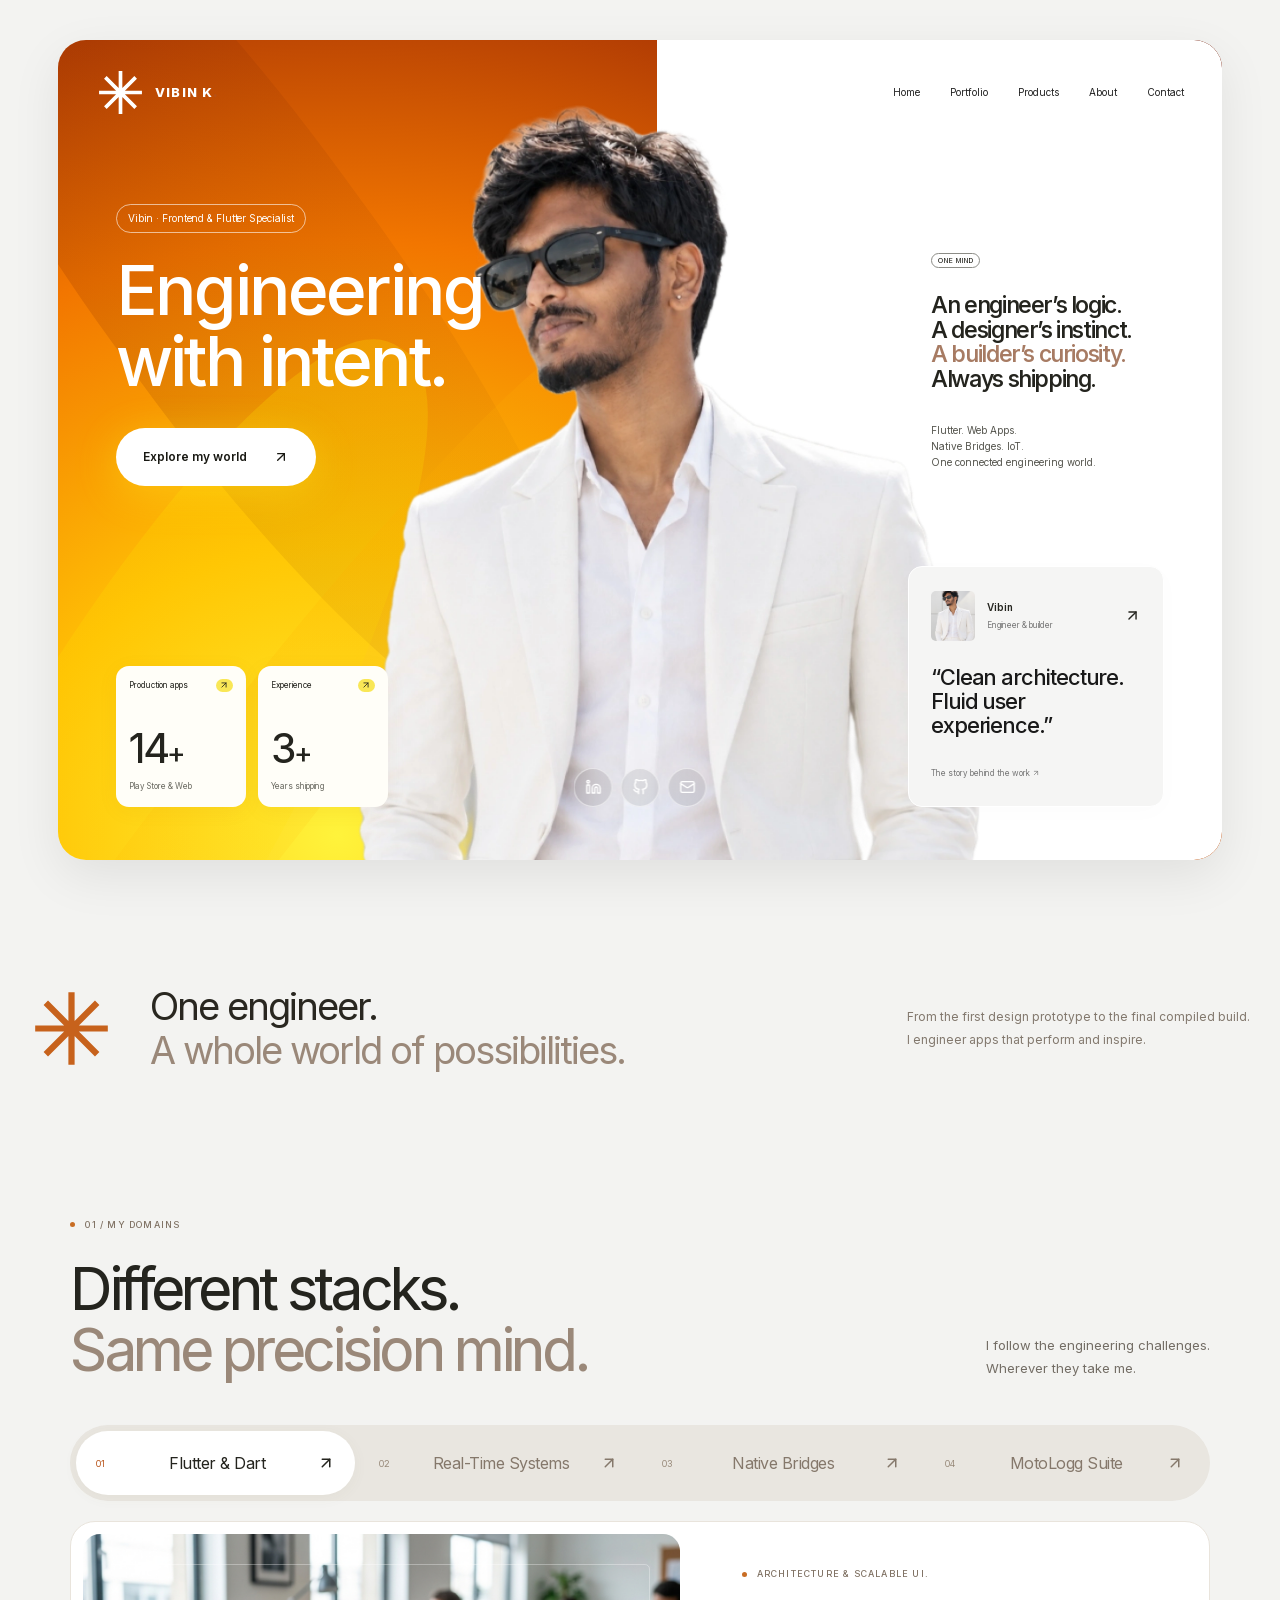
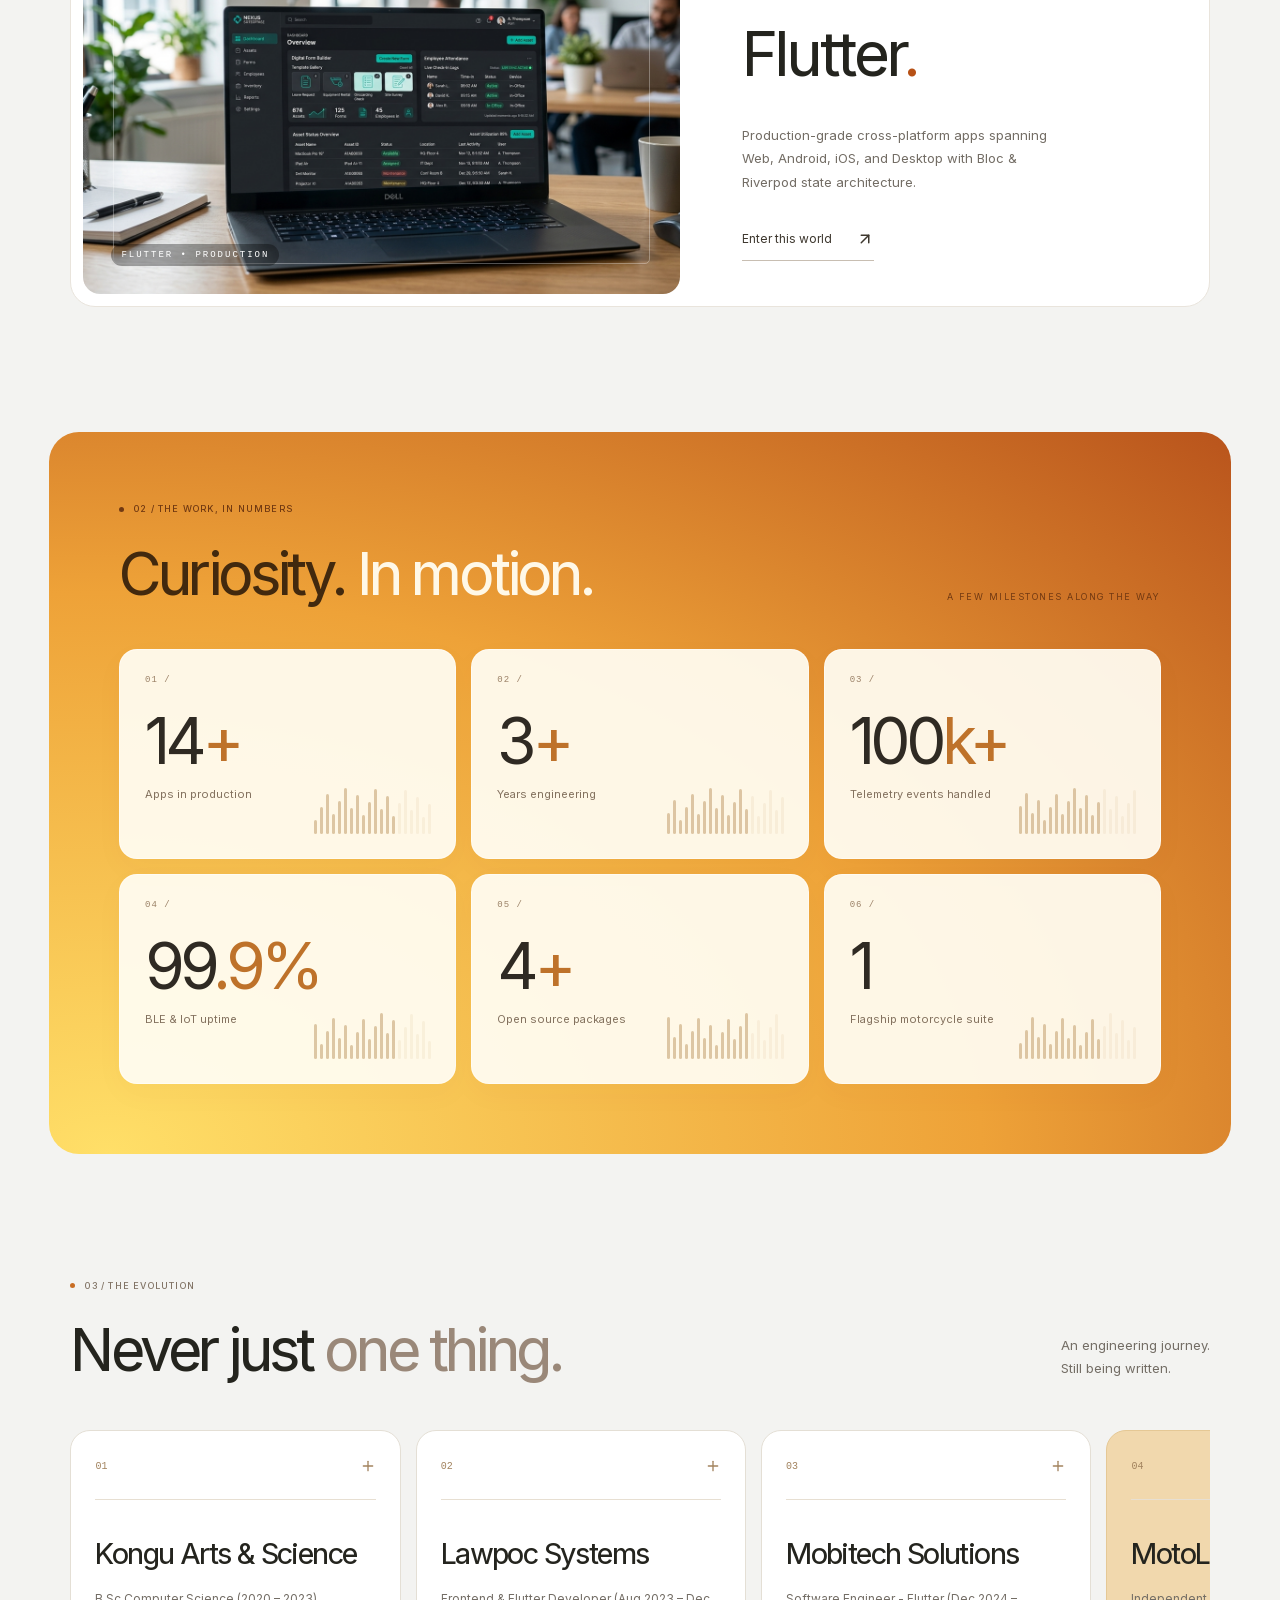
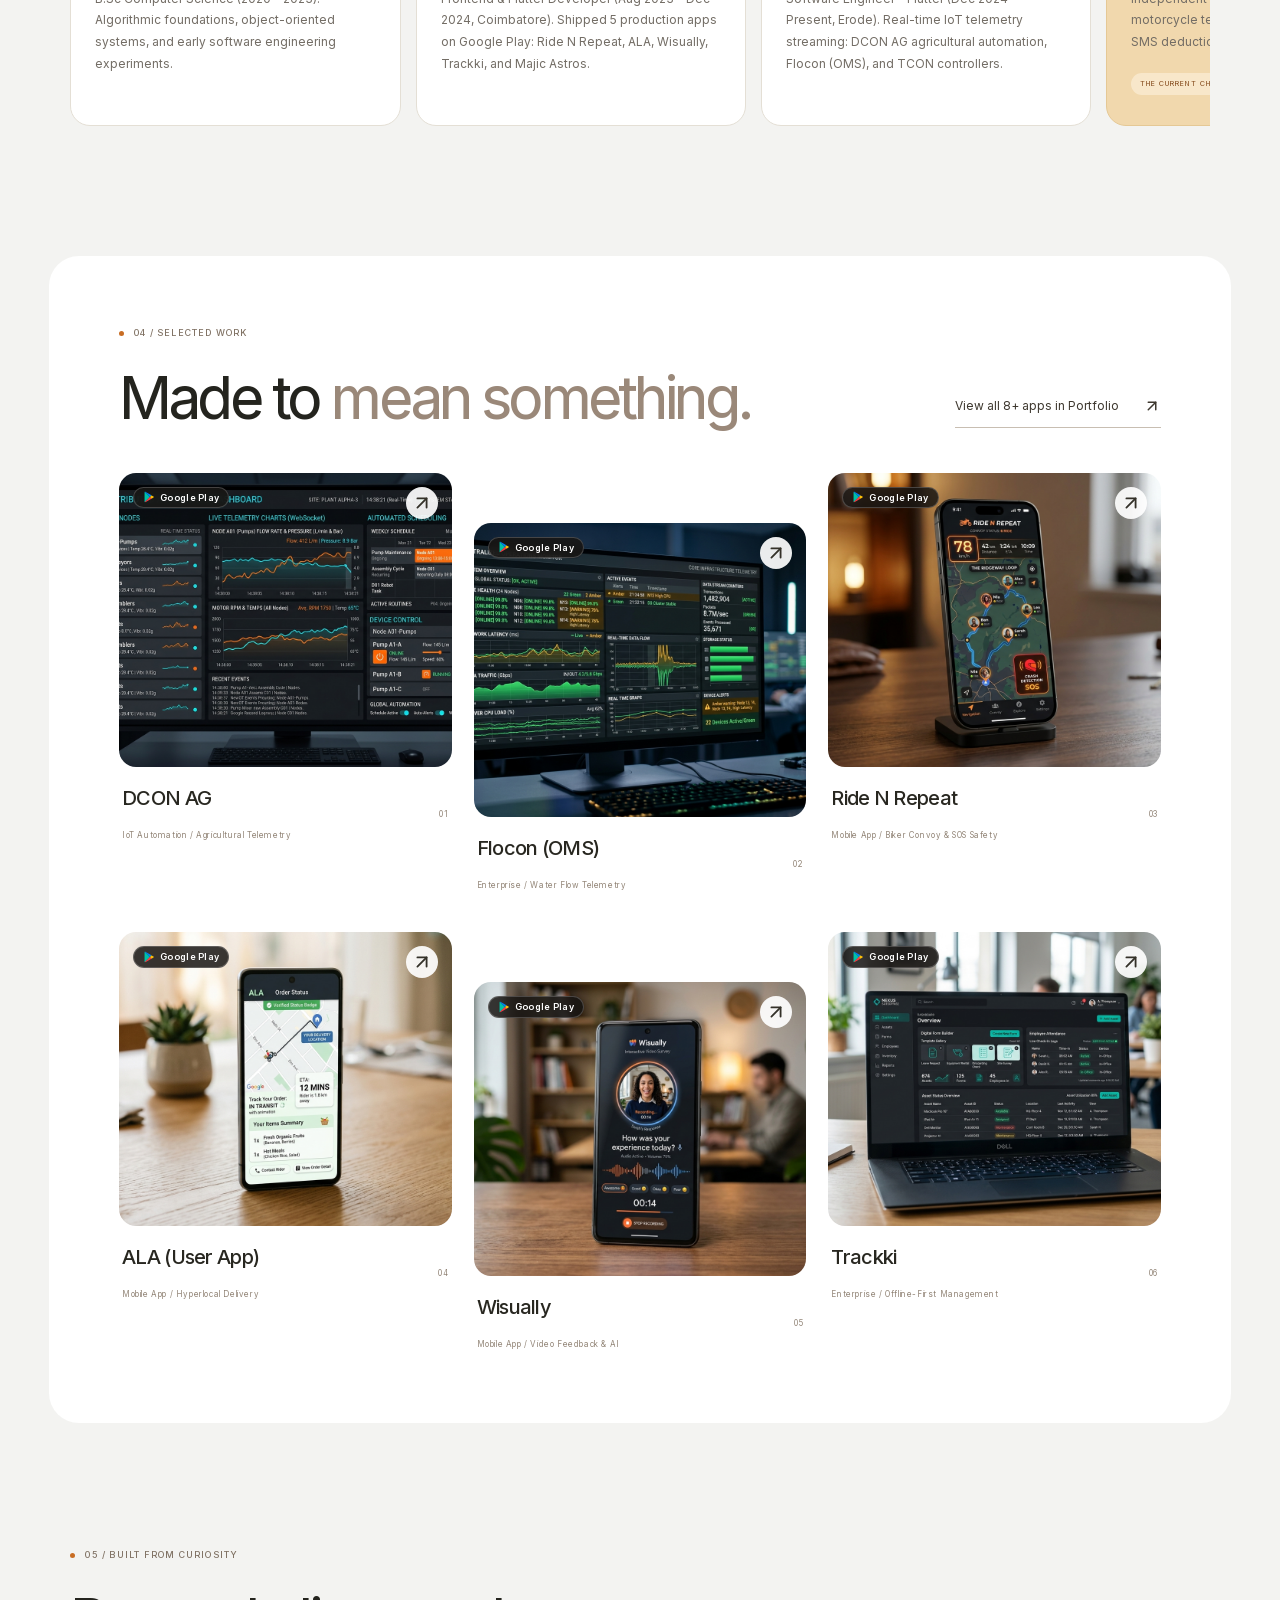
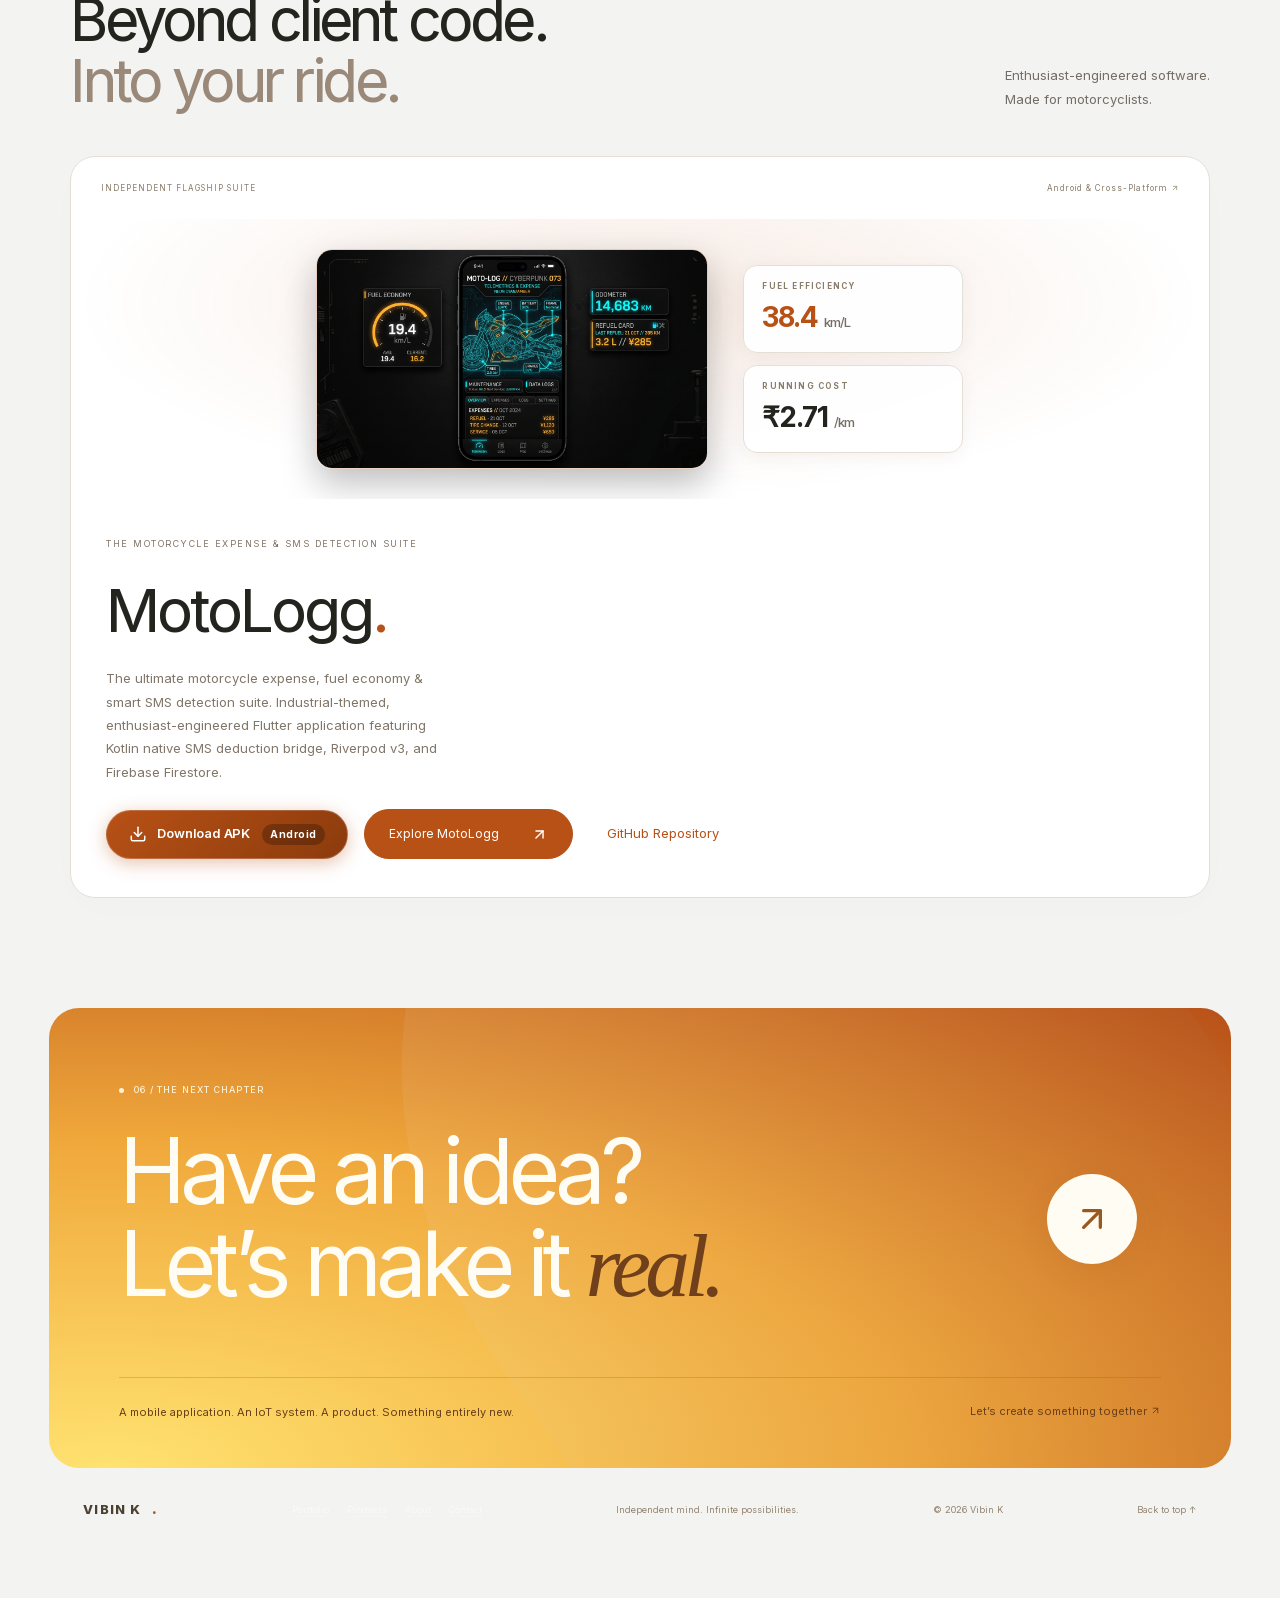
<file: index.html>
<!DOCTYPE html>
<html lang="en" class="scroll-smooth">
<head>
  <meta charset="utf-8"/>
  <meta name="viewport" content="width=device-width, initial-scale=1"/>
  <link rel="preload" as="image" href="creator/vibin-hero-portrait.webp" fetchpriority="high"/>
  <link rel="stylesheet" href="css/base.css"/>
  <link rel="stylesheet" href="css/editorial.css"/>
  <link rel="stylesheet" href="css/vibink.css"/>
  <title>Vibin K | Frontend Engineer &amp; Flutter Specialist</title>
  <meta name="description" content="Frontend Engineer and Flutter Specialist with 3+ years experience building production applications, IoT telemetry platforms, and MOTO LOGG."/>
  <meta name="theme-color" content="#f3f3f1"/>
  <link rel="shortcut icon" href="favicon.ico"/>
  <link rel="icon" href="favicon.ico" type="image/x-icon" sizes="any"/>
  <link rel="icon" href="icon-192.png" type="image/png" sizes="192x192"/>
  <link rel="icon" href="icon.png" type="image/png" sizes="512x512"/>
  <link rel="apple-touch-icon" href="apple-touch-icon.png"/>
  <script src="js/main.js" defer></script>
</head>
<body class="min-h-screen flex flex-col bg-[#f3f3f1] text-[#24241e] antialiased selection:bg-amber-500/30 selection:text-amber-200">
  <div class="hub editorial-theme" id="top">
    <a class="skip-link" href="#main">Skip to content</a>

    <header class="hub-nav editorial-nav">
      <a class="wordmark" aria-label="Vibin K home" href="index.html">
        <span class="brand-symbol">
          <svg width="1em" height="1em" viewBox="0 0 32 32" fill="none" aria-hidden="true" focusable="false">
            <path d="M16 2v28M2 16h28M6.1 6.1l19.8 19.8M6.1 25.9L25.9 6.1" stroke="currentColor" stroke-width="2.4"></path>
          </svg>
        </span>
        <span>VIBIN K<span class="red">.</span></span>
      </a>

      <nav aria-label="Main navigation" class="">
        <a aria-current="page" href="index.html">Home</a>
        <a href="portfolio.html">Portfolio</a>
        <a href="products.html">Products</a>
        <a href="about.html">About</a>
        <a href="contact.html">Contact</a>
      </nav>

      <a class="nav-contact" href="contact.html">
        Let’s talk <svg xmlns="http://www.w3.org/2000/svg" width="14" height="14" viewBox="0 0 24 24" fill="none" stroke="currentColor" stroke-width="2" stroke-linecap="round" stroke-linejoin="round" class="lucide lucide-arrow-up-right"><path d="M7 7h10v10"></path><path d="M7 17 17 7"></path></svg>
      </a>

      <button class="menu-toggle" aria-label="Open menu" aria-expanded="false">
        <svg xmlns="http://www.w3.org/2000/svg" width="24" height="24" viewBox="0 0 24 24" fill="none" stroke="currentColor" stroke-width="2" stroke-linecap="round" stroke-linejoin="round" class="lucide lucide-menu"><line x1="4" x2="20" y1="12" y2="12"></line><line x1="4" x2="20" y1="6" y2="6"></line><line x1="4" x2="20" y1="18" y2="18"></line></svg>
      </button>
    </header>

    <main id="main">
      <div class="home-editorial">
        <!-- HERO SECTION -->
        <section class="editorial-hero" aria-label="Vibin K, Frontend Engineer &amp; Flutter Specialist">
          <div class="editorial-frame">
            <div class="editorial-white-panel" aria-hidden="true"></div>
            <div class="editorial-ribbons" aria-hidden="true"><i></i><i></i><i></i></div>
            <noscript><style>.editorial-hero .editorial-portrait img { opacity: 1 !important; }</style></noscript>
            <div class="editorial-portrait">
              <img data-ready="true" src="creator/vibin-hero-portrait.webp" alt="Vibin K, Frontend Engineer and Flutter Specialist" width="1757" height="2220" fetchpriority="high" loading="eager" decoding="async"/>
            </div>
            <div class="editorial-intro">
              <span class="editorial-pill">Vibin · Frontend &amp; Flutter Specialist</span>
              <h1>
                <span class="editorial-title-line">Engineering</span>
                <span class="editorial-title-line">with intent.</span>
              </h1>
              <a class="editorial-button" href="portfolio.html">
                Explore my world 
                <svg xmlns="http://www.w3.org/2000/svg" width="16" height="16" viewBox="0 0 24 24" fill="none" stroke="currentColor" stroke-width="2" stroke-linecap="round" stroke-linejoin="round" class="lucide lucide-arrow-up-right"><path d="M7 7h10v10"></path><path d="M7 17 17 7"></path></svg>
              </a>
            </div>
            <aside class="editorial-note">
              <span class="editorial-mini-pill">ONE MIND</span>
              <h2>An engineer’s logic.<br/>A designer’s instinct.<br/><span>A builder’s curiosity.</span><br/>Always shipping.</h2>
              <p>Flutter. Web Apps.<br/>Native Bridges. IoT.<br/>One connected engineering world.</p>
            </aside>
            <div class="editorial-stats">
              <div>
                <span>Production apps <i><svg xmlns="http://www.w3.org/2000/svg" width="24" height="24" viewBox="0 0 24 24" fill="none" stroke="currentColor" stroke-width="2" stroke-linecap="round" stroke-linejoin="round" class="lucide lucide-arrow-up-right inline-arrow" aria-hidden="true"><path d="M7 7h10v10"></path><path d="M7 17 17 7"></path></svg></i></span>
                <strong>14<span>+</span></strong>
                <small>Play Store &amp; Web</small>
              </div>
              <div>
                <span>Experience <i><svg xmlns="http://www.w3.org/2000/svg" width="24" height="24" viewBox="0 0 24 24" fill="none" stroke="currentColor" stroke-width="2" stroke-linecap="round" stroke-linejoin="round" class="lucide lucide-arrow-up-right inline-arrow" aria-hidden="true"><path d="M7 7h10v10"></path><path d="M7 17 17 7"></path></svg></i></span>
                <strong>3<span>+</span></strong>
                <small>Years shipping</small>
              </div>
            </div>
            <div class="editorial-socials">
              <a href="https://www.linkedin.com/in/vibin-k-a2490424a" target="_blank" rel="noreferrer" aria-label="LinkedIn">
                <svg xmlns="http://www.w3.org/2000/svg" width="16" height="16" viewBox="0 0 24 24" fill="none" stroke="currentColor" stroke-width="2" stroke-linecap="round" stroke-linejoin="round" class="lucide lucide-linkedin"><path d="M16 8a6 6 0 0 1 6 6v7h-4v-7a2 2 0 0 0-2-2 2 2 0 0 0-2 2v7h-4v-7a6 6 0 0 1 6-6z"></path><rect width="4" height="12" x="2" y="9"></rect><circle cx="4" cy="4" r="2"></circle></svg>
              </a>
              <a href="https://github.com/vibink" target="_blank" rel="noreferrer" aria-label="GitHub">
                <svg xmlns="http://www.w3.org/2000/svg" width="16" height="16" viewBox="0 0 24 24" fill="none" stroke="currentColor" stroke-width="2" stroke-linecap="round" stroke-linejoin="round"><path d="M9 19c-5 1.5-5-2.5-7-3m14 6v-3.87a3.37 3.37 0 0 0-.94-2.61c3.14-.35 6.44-1.54 6.44-7A5.44 5.44 0 0 0 20 4.77 5.07 5.07 0 0 0 19.91 1S18.73.65 16 2.48a13.38 13.38 0 0 0-7 0C6.27.65 5.09 1 5.09 1A5.07 5.07 0 0 0 5 4.77a5.44 5.44 0 0 0-1.5 3.78c0 5.42 3.3 6.61 6.44 7A3.37 3.37 0 0 0 9 18.13V22"></path></svg>
              </a>
              <a href="mailto:vibin1023@gmail.com" aria-label="Email">
                <svg xmlns="http://www.w3.org/2000/svg" width="16" height="16" viewBox="0 0 24 24" fill="none" stroke="currentColor" stroke-width="2" stroke-linecap="round" stroke-linejoin="round"><rect width="20" height="16" x="2" y="4" rx="2"></rect><path d="m22 7-8.97 5.7a1.94 1.94 0 0 1-2.06 0L2 7"></path></svg>
              </a>
            </div>
            <a class="editorial-quote" href="about.html">
              <div class="editorial-quote-author">
                <img src="creator/vibin.webp" alt="Vibin K" width="840" height="1050"/>
                <span>Vibin<small>Engineer &amp; builder</small></span>
                <svg xmlns="http://www.w3.org/2000/svg" width="17" height="17" viewBox="0 0 24 24" fill="none" stroke="currentColor" stroke-width="2" stroke-linecap="round" stroke-linejoin="round" class="lucide lucide-arrow-up-right"><path d="M7 7h10v10"></path><path d="M7 17 17 7"></path></svg>
              </div>
              <p>“Clean architecture.<br/>Fluid user experience.”</p>
              <span class="editorial-quote-link">The story behind the work <svg xmlns="http://www.w3.org/2000/svg" width="24" height="24" viewBox="0 0 24 24" fill="none" stroke="currentColor" stroke-width="2" stroke-linecap="round" stroke-linejoin="round" class="lucide lucide-arrow-up-right inline-arrow" aria-hidden="true"><path d="M7 7h10v10"></path><path d="M7 17 17 7"></path></svg></span>
            </a>
          </div>
        </section>

        <!-- PHILOSOPHY SECTION -->
        <section class="home-introduction" aria-label="Engineering philosophy">
          <span class="home-intro-mark" aria-hidden="true">
            <svg width="1em" height="1em" viewBox="0 0 32 32" fill="none" aria-hidden="true" focusable="false">
              <path d="M16 2v28M2 16h28M6.1 6.1l19.8 19.8M6.1 25.9L25.9 6.1" stroke="currentColor" stroke-width="2.4"></path>
            </svg>
          </span>
          <p>One engineer.<br/><span>A whole world of possibilities.</span></p>
          <div>From the first design prototype to the final compiled build.<br/>I engineer apps that perform and inspire.</div>
        </section>

        <!-- SECTION 01: MY DOMAINS -->
        <section id="worlds" class="section worlds">
          <div class="world-content">
            <div>
              <div class="section-heading">
                <div>
                  <div class="eyebrow"><span></span> 01 / MY DOMAINS</div>
                  <h2>Different stacks.<br/><span class="muted">Same precision mind.</span></h2>
                </div>
                <p>I follow the engineering challenges.<br/>Wherever they take me.</p>
              </div>
            </div>
            <div class="world-tabs" role="tablist" aria-label="Engineering domains">
              <button id="world-tab-0" role="tab" aria-selected="true" aria-controls="world-panel"><span>01</span>Flutter &amp; Dart<svg xmlns="http://www.w3.org/2000/svg" width="18" height="18" viewBox="0 0 24 24" fill="none" stroke="currentColor" stroke-width="2" stroke-linecap="round" stroke-linejoin="round" class="lucide lucide-arrow-up-right"><path d="M7 7h10v10"></path><path d="M7 17 17 7"></path></svg></button>
              <button id="world-tab-1" role="tab" aria-selected="false" aria-controls="world-panel"><span>02</span>Real-Time Systems<svg xmlns="http://www.w3.org/2000/svg" width="18" height="18" viewBox="0 0 24 24" fill="none" stroke="currentColor" stroke-width="2" stroke-linecap="round" stroke-linejoin="round" class="lucide lucide-arrow-up-right"><path d="M7 7h10v10"></path><path d="M7 17 17 7"></path></svg></button>
              <button id="world-tab-2" role="tab" aria-selected="false" aria-controls="world-panel"><span>03</span>Native Bridges<svg xmlns="http://www.w3.org/2000/svg" width="18" height="18" viewBox="0 0 24 24" fill="none" stroke="currentColor" stroke-width="2" stroke-linecap="round" stroke-linejoin="round" class="lucide lucide-arrow-up-right"><path d="M7 7h10v10"></path><path d="M7 17 17 7"></path></svg></button>
              <button id="world-tab-3" role="tab" aria-selected="false" aria-controls="world-panel"><span>04</span>MotoLogg Suite<svg xmlns="http://www.w3.org/2000/svg" width="18" height="18" viewBox="0 0 24 24" fill="none" stroke="currentColor" stroke-width="2" stroke-linecap="round" stroke-linejoin="round" class="lucide lucide-arrow-up-right"><path d="M7 7h10v10"></path><path d="M7 17 17 7"></path></svg></button>
            </div>
            <div id="world-panel" role="tabpanel" aria-labelledby="world-tab-0" class="world-panel film-world">
              <div class="world-art" aria-hidden="true">
                <img class="world-photo" src="portfolio/trackki.jpg" alt="Flutter &amp; Dart engineering" loading="lazy" width="480" height="360"/>
                <span class="frame-corner"></span>
                <span class="timecode">FLUTTER • PRODUCTION</span>
              </div>
              <div class="world-description">
                <div class="eyebrow"><span></span> ARCHITECTURE &amp; SCALABLE UI.</div>
                <h3>Flutter<span class="red">.</span></h3>
                <p>Production-grade cross-platform apps spanning Web, Android, iOS, and Desktop with Bloc &amp; Riverpod state architecture.</p>
                <a class="text-link" href="portfolio.html">Enter this world <svg xmlns="http://www.w3.org/2000/svg" width="18" height="18" viewBox="0 0 24 24" fill="none" stroke="currentColor" stroke-width="2" stroke-linecap="round" stroke-linejoin="round" class="lucide lucide-arrow-up-right"><path d="M7 7h10v10"></path><path d="M7 17 17 7"></path></svg></a>
              </div>
            </div>
          </div>
        </section>

        <!-- SECTION 02: THE WORK, IN NUMBERS -->
        <section class="section numbers">
          <div>
            <div class="section-heading">
              <div>
                <div class="eyebrow"><span></span> 02 / THE WORK, IN NUMBERS</div>
                <h2>Curiosity. <span class="muted">In motion.</span></h2>
              </div>
              <span class="small-note">A FEW MILESTONES ALONG THE WAY</span>
            </div>
            <div class="metrics">
              <div class="metric">
                <span class="metric-index">01 /</span>
                <span>14<i>+</i></span>
                <p>Apps in production</p>
                <div class="metric-bars" aria-hidden="true">
                  <i style="height:14px;opacity:1"></i><i style="height:27px;opacity:1"></i><i style="height:40px;opacity:1"></i><i style="height:20px;opacity:1"></i><i style="height:33px;opacity:1"></i><i style="height:46px;opacity:1"></i><i style="height:26px;opacity:1"></i><i style="height:39px;opacity:1"></i><i style="height:19px;opacity:1"></i><i style="height:32px;opacity:1"></i><i style="height:45px;opacity:1"></i><i style="height:25px;opacity:1"></i><i style="height:38px;opacity:1"></i><i style="height:18px;opacity:1"></i><i style="height:31px;opacity:0.2"></i><i style="height:44px;opacity:0.2"></i><i style="height:24px;opacity:0.2"></i><i style="height:37px;opacity:0.2"></i><i style="height:17px;opacity:0.2"></i><i style="height:30px;opacity:0.2"></i>
                </div>
              </div>
              <div class="metric">
                <span class="metric-index">02 /</span>
                <span>3<i>+</i></span>
                <p>Years engineering</p>
                <div class="metric-bars" aria-hidden="true">
                  <i style="height:21px;opacity:1"></i><i style="height:34px;opacity:1"></i><i style="height:14px;opacity:1"></i><i style="height:27px;opacity:1"></i><i style="height:40px;opacity:1"></i><i style="height:20px;opacity:1"></i><i style="height:33px;opacity:1"></i><i style="height:46px;opacity:1"></i><i style="height:26px;opacity:1"></i><i style="height:39px;opacity:1"></i><i style="height:19px;opacity:1"></i><i style="height:32px;opacity:1"></i><i style="height:45px;opacity:1"></i><i style="height:25px;opacity:1"></i><i style="height:38px;opacity:0.2"></i><i style="height:18px;opacity:0.2"></i><i style="height:31px;opacity:0.2"></i><i style="height:44px;opacity:0.2"></i><i style="height:24px;opacity:0.2"></i><i style="height:37px;opacity:0.2"></i>
                </div>
              </div>
              <div class="metric">
                <span class="metric-index">03 /</span>
                <span>100k<i>+</i></span>
                <p>Telemetry events handled</p>
                <div class="metric-bars" aria-hidden="true">
                  <i style="height:28px;opacity:1"></i><i style="height:41px;opacity:1"></i><i style="height:21px;opacity:1"></i><i style="height:34px;opacity:1"></i><i style="height:14px;opacity:1"></i><i style="height:27px;opacity:1"></i><i style="height:40px;opacity:1"></i><i style="height:20px;opacity:1"></i><i style="height:33px;opacity:1"></i><i style="height:46px;opacity:1"></i><i style="height:26px;opacity:1"></i><i style="height:39px;opacity:1"></i><i style="height:19px;opacity:1"></i><i style="height:32px;opacity:1"></i><i style="height:45px;opacity:0.2"></i><i style="height:25px;opacity:0.2"></i><i style="height:38px;opacity:0.2"></i><i style="height:18px;opacity:0.2"></i><i style="height:31px;opacity:0.2"></i><i style="height:44px;opacity:0.2"></i>
                </div>
              </div>
              <div class="metric">
                <span class="metric-index">04 /</span>
                <span>99.9<i>%</i></span>
                <p>BLE &amp; IoT uptime</p>
                <div class="metric-bars" aria-hidden="true">
                  <i style="height:35px;opacity:1"></i><i style="height:15px;opacity:1"></i><i style="height:28px;opacity:1"></i><i style="height:41px;opacity:1"></i><i style="height:21px;opacity:1"></i><i style="height:34px;opacity:1"></i><i style="height:14px;opacity:1"></i><i style="height:27px;opacity:1"></i><i style="height:40px;opacity:1"></i><i style="height:20px;opacity:1"></i><i style="height:33px;opacity:1"></i><i style="height:46px;opacity:1"></i><i style="height:26px;opacity:1"></i><i style="height:39px;opacity:1"></i><i style="height:19px;opacity:0.2"></i><i style="height:32px;opacity:0.2"></i><i style="height:45px;opacity:0.2"></i><i style="height:25px;opacity:0.2"></i><i style="height:38px;opacity:0.2"></i><i style="height:18px;opacity:0.2"></i>
                </div>
              </div>
              <div class="metric">
                <span class="metric-index">05 /</span>
                <span>4<i>+</i></span>
                <p>Open source packages</p>
                <div class="metric-bars" aria-hidden="true">
                  <i style="height:42px;opacity:1"></i><i style="height:22px;opacity:1"></i><i style="height:35px;opacity:1"></i><i style="height:15px;opacity:1"></i><i style="height:28px;opacity:1"></i><i style="height:41px;opacity:1"></i><i style="height:21px;opacity:1"></i><i style="height:34px;opacity:1"></i><i style="height:14px;opacity:1"></i><i style="height:27px;opacity:1"></i><i style="height:40px;opacity:1"></i><i style="height:20px;opacity:1"></i><i style="height:33px;opacity:1"></i><i style="height:46px;opacity:1"></i><i style="height:26px;opacity:0.2"></i><i style="height:39px;opacity:0.2"></i><i style="height:19px;opacity:0.2"></i><i style="height:32px;opacity:0.2"></i><i style="height:45px;opacity:0.2"></i><i style="height:25px;opacity:0.2"></i>
                </div>
              </div>
              <div class="metric">
                <span class="metric-index">06 /</span>
                <span>1<i></i></span>
                <p>Flagship motorcycle suite</p>
                <div class="metric-bars" aria-hidden="true">
                  <i style="height:16px;opacity:1"></i><i style="height:29px;opacity:1"></i><i style="height:42px;opacity:1"></i><i style="height:22px;opacity:1"></i><i style="height:35px;opacity:1"></i><i style="height:15px;opacity:1"></i><i style="height:28px;opacity:1"></i><i style="height:41px;opacity:1"></i><i style="height:21px;opacity:1"></i><i style="height:34px;opacity:1"></i><i style="height:14px;opacity:1"></i><i style="height:27px;opacity:1"></i><i style="height:40px;opacity:1"></i><i style="height:20px;opacity:1"></i><i style="height:33px;opacity:0.2"></i><i style="height:46px;opacity:0.2"></i><i style="height:26px;opacity:0.2"></i><i style="height:39px;opacity:0.2"></i><i style="height:19px;opacity:0.2"></i><i style="height:32px;opacity:0.2"></i>
                </div>
              </div>
            </div>
          </div>
        </section>

        <!-- SECTION 03: THE EVOLUTION -->
        <section class="section journey">
          <div>
            <div class="section-heading">
              <div>
                <div class="eyebrow"><span></span> 03 / THE EVOLUTION</div>
                <h2>Never just <span class="muted">one thing.</span></h2>
              </div>
              <p>An engineering journey.<br/>Still being written.</p>
            </div>
          </div>
          <div class="journey-track" tabindex="0" aria-label="Career journey, scroll horizontally">
            <article>
              <div class="journey-line"><span>01</span><svg xmlns="http://www.w3.org/2000/svg" width="16" height="16" viewBox="0 0 24 24" fill="none" stroke="currentColor" stroke-width="2" stroke-linecap="round" stroke-linejoin="round" class="lucide lucide-plus"><path d="M5 12h14"></path><path d="M12 5v14"></path></svg></div>
              <h3>Kongu Arts &amp; Science</h3>
              <p>B.Sc Computer Science (2020 – 2023). Algorithmic foundations, object-oriented systems, and early software engineering experiments.</p>
            </article>
            <article>
              <div class="journey-line"><span>02</span><svg xmlns="http://www.w3.org/2000/svg" width="16" height="16" viewBox="0 0 24 24" fill="none" stroke="currentColor" stroke-width="2" stroke-linecap="round" stroke-linejoin="round" class="lucide lucide-plus"><path d="M5 12h14"></path><path d="M12 5v14"></path></svg></div>
              <h3>Lawpoc Systems</h3>
              <p>Frontend &amp; Flutter Developer (Aug 2023 – Dec 2024, Coimbatore). Shipped 5 production apps on Google Play: Ride N Repeat, ALA, Wisually, Trackki, and Majic Astros.</p>
            </article>
            <article>
              <div class="journey-line"><span>03</span><svg xmlns="http://www.w3.org/2000/svg" width="16" height="16" viewBox="0 0 24 24" fill="none" stroke="currentColor" stroke-width="2" stroke-linecap="round" stroke-linejoin="round" class="lucide lucide-plus"><path d="M5 12h14"></path><path d="M12 5v14"></path></svg></div>
              <h3>Mobitech Solutions</h3>
              <p>Software Engineer - Flutter (Dec 2024 – Present, Erode). Real-time IoT telemetry streaming: DCON AG agricultural automation, Flocon (OMS), and TCON controllers.</p>
            </article>
            <article>
              <div class="journey-line"><span>04</span><svg xmlns="http://www.w3.org/2000/svg" width="16" height="16" viewBox="0 0 24 24" fill="none" stroke="currentColor" stroke-width="2" stroke-linecap="round" stroke-linejoin="round" class="lucide lucide-plus"><path d="M5 12h14"></path><path d="M12 5v14"></path></svg></div>
              <h3>MotoLogg Flagship</h3>
              <p>Independent Creator (2025 – Present). Full motorcycle telemetry &amp; native Android Kotlin SMS deduction suite.</p>
              <span class="current-tag">THE CURRENT CHAPTER</span>
            </article>
          </div>
        </section>

        <!-- SECTION 04: SELECTED WORK -->
        <section class="section work-list">
          <div>
            <div class="section-heading">
              <div>
                <div class="eyebrow"><span></span> 04 / SELECTED WORK</div>
                <h2>Made to <span class="muted">mean something.</span></h2>
              </div>
              <a class="text-link" href="portfolio.html">View all 8+ apps in Portfolio <svg xmlns="http://www.w3.org/2000/svg" width="18" height="18" viewBox="0 0 24 24" fill="none" stroke="currentColor" stroke-width="2" stroke-linecap="round" stroke-linejoin="round" class="lucide lucide-arrow-up-right"><path d="M7 7h10v10"></path><path d="M7 17 17 7"></path></svg></a>
            </div>
          </div>
          <div class="project-grid">
            <!-- 01: DCON AG -->
            <button id="dconag" class="project-card cover-dconag" type="button">
              <div class="project-cover">
                <span class="playstore-tag">
                  <svg width="12" height="12" viewBox="0 0 24 24" fill="none" xmlns="http://www.w3.org/2000/svg"><path d="M3.6 1.8c-.3.3-.5.8-.5 1.4v17.6c0 .6.2 1.1.5 1.4l.1.1 9.9-9.9v-.2L3.7 1.7l-.1.1z" fill="#00C1A6"/><path d="M16.9 15.5l-3.3-3.3v-.2l3.3-3.3.1.1 3.9 2.2c1.1.6 1.1 1.6 0 2.2l-3.9 2.2-.1.1z" fill="#FFC107"/><path d="M13.6 12.2l-9.9 9.9c.4.4 1.1.4 1.8 0l11.4-6.6-3.3-3.3z" fill="#FF3A44"/><path d="M13.6 11.8l3.3-3.3-11.4-6.6c-.7-.4-1.4-.4-1.8 0l9.9 9.9z" fill="#0086F0"/></svg>
                  Google Play
                </span>
                <img src="portfolio/dconag.jpg" alt="DCON AG — IoT Agricultural Automation Platform" loading="lazy" decoding="async"/>
                <span class="project-open"><svg xmlns="http://www.w3.org/2000/svg" width="22" height="22" viewBox="0 0 24 24" fill="none" stroke="currentColor" stroke-width="2" stroke-linecap="round" stroke-linejoin="round" class="lucide lucide-arrow-up-right"><path d="M7 7h10v10"></path><path d="M7 17 17 7"></path></svg></span>
              </div>
              <div class="project-meta">
                <div>
                  <h3>DCON AG</h3>
                  <span>IoT Automation / Agricultural Telemetry</span>
                </div>
                <span>01</span>
              </div>
            </button>

            <!-- 02: Flocon (OMS) -->
            <button id="oms" class="project-card cover-oms" type="button">
              <div class="project-cover">
                <span class="playstore-tag">
                  <svg width="12" height="12" viewBox="0 0 24 24" fill="none" xmlns="http://www.w3.org/2000/svg"><path d="M3.6 1.8c-.3.3-.5.8-.5 1.4v17.6c0 .6.2 1.1.5 1.4l.1.1 9.9-9.9v-.2L3.7 1.7l-.1.1z" fill="#00C1A6"/><path d="M16.9 15.5l-3.3-3.3v-.2l3.3-3.3.1.1 3.9 2.2c1.1.6 1.1 1.6 0 2.2l-3.9 2.2-.1.1z" fill="#FFC107"/><path d="M13.6 12.2l-9.9 9.9c.4.4 1.1.4 1.8 0l11.4-6.6-3.3-3.3z" fill="#FF3A44"/><path d="M13.6 11.8l3.3-3.3-11.4-6.6c-.7-.4-1.4-.4-1.8 0l9.9 9.9z" fill="#0086F0"/></svg>
                  Google Play
                </span>
                <img src="portfolio/oms.jpg" alt="Flocon (OMS) — Smart Flow Operations System" loading="lazy" decoding="async"/>
                <span class="project-open"><svg xmlns="http://www.w3.org/2000/svg" width="22" height="22" viewBox="0 0 24 24" fill="none" stroke="currentColor" stroke-width="2" stroke-linecap="round" stroke-linejoin="round" class="lucide lucide-arrow-up-right"><path d="M7 7h10v10"></path><path d="M7 17 17 7"></path></svg></span>
              </div>
              <div class="project-meta">
                <div>
                  <h3>Flocon (OMS)</h3>
                  <span>Enterprise / Water Flow Telemetry</span>
                </div>
                <span>02</span>
              </div>
            </button>

            <!-- 03: Ride N Repeat -->
            <button id="ridenrepeat" class="project-card cover-ridenrepeat" type="button">
              <div class="project-cover">
                <span class="playstore-tag">
                  <svg width="12" height="12" viewBox="0 0 24 24" fill="none" xmlns="http://www.w3.org/2000/svg"><path d="M3.6 1.8c-.3.3-.5.8-.5 1.4v17.6c0 .6.2 1.1.5 1.4l.1.1 9.9-9.9v-.2L3.7 1.7l-.1.1z" fill="#00C1A6"/><path d="M16.9 15.5l-3.3-3.3v-.2l3.3-3.3.1.1 3.9 2.2c1.1.6 1.1 1.6 0 2.2l-3.9 2.2-.1.1z" fill="#FFC107"/><path d="M13.6 12.2l-9.9 9.9c.4.4 1.1.4 1.8 0l11.4-6.6-3.3-3.3z" fill="#FF3A44"/><path d="M13.6 11.8l3.3-3.3-11.4-6.6c-.7-.4-1.4-.4-1.8 0l9.9 9.9z" fill="#0086F0"/></svg>
                  Google Play
                </span>
                <img src="portfolio/ridenrepeat.jpg" alt="Ride N Repeat — Motorcycle Convoy Navigation" loading="lazy" decoding="async"/>
                <span class="project-open"><svg xmlns="http://www.w3.org/2000/svg" width="22" height="22" viewBox="0 0 24 24" fill="none" stroke="currentColor" stroke-width="2" stroke-linecap="round" stroke-linejoin="round" class="lucide lucide-arrow-up-right"><path d="M7 7h10v10"></path><path d="M7 17 17 7"></path></svg></span>
              </div>
              <div class="project-meta">
                <div>
                  <h3>Ride N Repeat</h3>
                  <span>Mobile App / Biker Convoy &amp; SOS Safety</span>
                </div>
                <span>03</span>
              </div>
            </button>

            <!-- 04: ALA (User App) -->
            <button id="ala" class="project-card cover-ala" type="button">
              <div class="project-cover">
                <span class="playstore-tag">
                  <svg width="12" height="12" viewBox="0 0 24 24" fill="none" xmlns="http://www.w3.org/2000/svg"><path d="M3.6 1.8c-.3.3-.5.8-.5 1.4v17.6c0 .6.2 1.1.5 1.4l.1.1 9.9-9.9v-.2L3.7 1.7l-.1.1z" fill="#00C1A6"/><path d="M16.9 15.5l-3.3-3.3v-.2l3.3-3.3.1.1 3.9 2.2c1.1.6 1.1 1.6 0 2.2l-3.9 2.2-.1.1z" fill="#FFC107"/><path d="M13.6 12.2l-9.9 9.9c.4.4 1.1.4 1.8 0l11.4-6.6-3.3-3.3z" fill="#FF3A44"/><path d="M13.6 11.8l3.3-3.3-11.4-6.6c-.7-.4-1.4-.4-1.8 0l9.9 9.9z" fill="#0086F0"/></svg>
                  Google Play
                </span>
                <img src="portfolio/ala.jpg" alt="ALA — Hyperlocal On-Demand Delivery User App" loading="lazy" decoding="async"/>
                <span class="project-open"><svg xmlns="http://www.w3.org/2000/svg" width="22" height="22" viewBox="0 0 24 24" fill="none" stroke="currentColor" stroke-width="2" stroke-linecap="round" stroke-linejoin="round" class="lucide lucide-arrow-up-right"><path d="M7 7h10v10"></path><path d="M7 17 17 7"></path></svg></span>
              </div>
              <div class="project-meta">
                <div>
                  <h3>ALA (User App)</h3>
                  <span>Mobile App / Hyperlocal Delivery</span>
                </div>
                <span>04</span>
              </div>
            </button>

            <!-- 05: Wisually -->
            <button id="wisually" class="project-card cover-wisually" type="button">
              <div class="project-cover">
                <span class="playstore-tag">
                  <svg width="12" height="12" viewBox="0 0 24 24" fill="none" xmlns="http://www.w3.org/2000/svg"><path d="M3.6 1.8c-.3.3-.5.8-.5 1.4v17.6c0 .6.2 1.1.5 1.4l.1.1 9.9-9.9v-.2L3.7 1.7l-.1.1z" fill="#00C1A6"/><path d="M16.9 15.5l-3.3-3.3v-.2l3.3-3.3.1.1 3.9 2.2c1.1.6 1.1 1.6 0 2.2l-3.9 2.2-.1.1z" fill="#FFC107"/><path d="M13.6 12.2l-9.9 9.9c.4.4 1.1.4 1.8 0l11.4-6.6-3.3-3.3z" fill="#FF3A44"/><path d="M13.6 11.8l3.3-3.3-11.4-6.6c-.7-.4-1.4-.4-1.8 0l9.9 9.9z" fill="#0086F0"/></svg>
                  Google Play
                </span>
                <img src="portfolio/wisually.jpg" alt="Wisually — Video Feedback &amp; Surveys" loading="lazy" decoding="async"/>
                <span class="project-open"><svg xmlns="http://www.w3.org/2000/svg" width="22" height="22" viewBox="0 0 24 24" fill="none" stroke="currentColor" stroke-width="2" stroke-linecap="round" stroke-linejoin="round" class="lucide lucide-arrow-up-right"><path d="M7 7h10v10"></path><path d="M7 17 17 7"></path></svg></span>
              </div>
              <div class="project-meta">
                <div>
                  <h3>Wisually</h3>
                  <span>Mobile App / Video Feedback &amp; AI</span>
                </div>
                <span>05</span>
              </div>
            </button>

            <!-- 06: Trackki -->
            <button id="trackki" class="project-card cover-trackki" type="button">
              <div class="project-cover">
                <span class="playstore-tag">
                  <svg width="12" height="12" viewBox="0 0 24 24" fill="none" xmlns="http://www.w3.org/2000/svg"><path d="M3.6 1.8c-.3.3-.5.8-.5 1.4v17.6c0 .6.2 1.1.5 1.4l.1.1 9.9-9.9v-.2L3.7 1.7l-.1.1z" fill="#00C1A6"/><path d="M16.9 15.5l-3.3-3.3v-.2l3.3-3.3.1.1 3.9 2.2c1.1.6 1.1 1.6 0 2.2l-3.9 2.2-.1.1z" fill="#FFC107"/><path d="M13.6 12.2l-9.9 9.9c.4.4 1.1.4 1.8 0l11.4-6.6-3.3-3.3z" fill="#FF3A44"/><path d="M13.6 11.8l3.3-3.3-11.4-6.6c-.7-.4-1.4-.4-1.8 0l9.9 9.9z" fill="#0086F0"/></svg>
                  Google Play
                </span>
                <img src="portfolio/trackki.jpg" alt="Trackki — Organization Management Portal" loading="lazy" decoding="async"/>
                <span class="project-open"><svg xmlns="http://www.w3.org/2000/svg" width="22" height="22" viewBox="0 0 24 24" fill="none" stroke="currentColor" stroke-width="2" stroke-linecap="round" stroke-linejoin="round" class="lucide lucide-arrow-up-right"><path d="M7 7h10v10"></path><path d="M7 17 17 7"></path></svg></span>
              </div>
              <div class="project-meta">
                <div>
                  <h3>Trackki</h3>
                  <span>Enterprise / Offline-First Management</span>
                </div>
                <span>06</span>
              </div>
            </button>
          </div>
          <dialog class="project-dialog" aria-labelledby="project-dialog-title"></dialog>
        </section>

        <!-- SECTION 05: PRODUCT SHOWCASE (SINGLE PRODUCT: MOTO LOGG) -->
        <section class="section product-showcase">
          <div>
            <div class="section-heading">
              <div>
                <div class="eyebrow"><span></span> 05 / BUILT FROM CURIOSITY</div>
                <h2>Beyond client code.<br/><span class="muted">Into your ride.</span></h2>
              </div>
              <p>Enthusiast-engineered software.<br/>Made for motorcyclists.</p>
            </div>
          </div>
          <div class="product-grid" style="grid-template-columns: 1fr;">
            <article class="gateway motologg-gateway">
              <div class="gateway-top">
                <span>INDEPENDENT FLAGSHIP SUITE</span>
                <span>Android &amp; Cross-Platform <svg xmlns="http://www.w3.org/2000/svg" width="24" height="24" viewBox="0 0 24 24" fill="none" stroke="currentColor" stroke-width="2" stroke-linecap="round" stroke-linejoin="round" class="lucide lucide-arrow-up-right inline-arrow" aria-hidden="true"><path d="M7 7h10v10"></path><path d="M7 17 17 7"></path></svg></span>
              </div>
              <div class="product-visual" style="height: auto; min-height: 280px; background: radial-gradient(ellipse at 50% 30%, rgba(183, 81, 22, 0.12), transparent 70%); display: flex; align-items: center; justify-content: center; padding: 25px;">
                <div style="display: flex; align-items: center; gap: 35px; flex-wrap: wrap; justify-content: center;">
                  <img src="portfolio/motologg-showcase.jpg" alt="MOTO LOGG Industrial UI" style="max-height: 220px; border-radius: 16px; box-shadow: 0 15px 35px rgba(0,0,0,0.25); border: 1px solid rgba(183, 81, 22, 0.25); object-fit: cover;"/>
                  <div style="display: flex; flex-direction: column; gap: 12px; min-width: 220px;">
                    <div style="background: rgba(255,255,255,0.95); border: 1px solid #e4dfd5; border-radius: 14px; padding: 14px 18px; box-shadow: 0 4px 18px rgba(113, 52, 10, 0.06);">
                      <span style="font-size: 8px; color: #8a7d6c; letter-spacing: 1.2px; font-weight: 700; text-transform: uppercase; display: block; margin-bottom: 4px;">FUEL EFFICIENCY</span>
                      <strong style="font-size: 28px; font-weight: 700; color: #b75116; letter-spacing: -1px; display: block;">38.4 <small style="font-size: 13px; font-weight: 500; color: #736d65;">km/L</small></strong>
                    </div>
                    <div style="background: rgba(255,255,255,0.95); border: 1px solid #e4dfd5; border-radius: 14px; padding: 14px 18px; box-shadow: 0 4px 18px rgba(113, 52, 10, 0.06);">
                      <span style="font-size: 8px; color: #8a7d6c; letter-spacing: 1.2px; font-weight: 700; text-transform: uppercase; display: block; margin-bottom: 4px;">RUNNING COST</span>
                      <strong style="font-size: 28px; font-weight: 700; color: #24241e; letter-spacing: -1px; display: block;">₹2.71 <small style="font-size: 13px; font-weight: 500; color: #736d65;">/km</small></strong>
                    </div>
                  </div>
                </div>
              </div>
              <div class="gateway-content">
                <span class="small-note">THE MOTORCYCLE EXPENSE &amp; SMS DETECTION SUITE</span>
                <h3>MotoLogg<span class="red">.</span></h3>
                <p>The ultimate motorcycle expense, fuel economy &amp; smart SMS detection suite. Industrial-themed, enthusiast-engineered Flutter application featuring Kotlin native SMS deduction bridge, Riverpod v3, and Firebase Firestore.</p>
                <div style="display: flex; align-items: center; gap: 16px; flex-wrap: wrap;">
                  <a class="button-apk" href="https://github.com/VIBINK0/moto_logg/releases/latest/download/motologg.apk" target="_blank" rel="noopener noreferrer" title="Download Android APK">
                    <svg xmlns="http://www.w3.org/2000/svg" width="18" height="18" viewBox="0 0 24 24" fill="none" stroke="currentColor" stroke-width="2" stroke-linecap="round" stroke-linejoin="round"><path d="M21 15v4a2 2 0 0 1-2 2H5a2 2 0 0 1-2-2v-4"></path><polyline points="7 10 12 15 17 10"></polyline><line x1="12" y1="15" x2="12" y2="3"></line></svg>
                    <span>Download APK</span>
                    <span class="apk-meta-badge">Android</span>
                  </a>
                  <a class="button button-red" href="products.html">Explore MotoLogg <svg xmlns="http://www.w3.org/2000/svg" width="17" height="17" viewBox="0 0 24 24" fill="none" stroke="currentColor" stroke-width="2" stroke-linecap="round" stroke-linejoin="round" class="lucide lucide-arrow-up-right"><path d="M7 7h10v10"></path><path d="M7 17 17 7"></path></svg></a>
                  <a class="product-secondary-link" href="https://github.com/VIBINK0/moto_logg" target="_blank" rel="noreferrer" style="color: #b75116;">GitHub Repository</a>
                </div>
              </div>
            </article>
          </div>
        </section>

        <!-- SECTION 06: CONTACT CTA -->
        <section class="section contact-cta">
          <div class="eyebrow"><span></span> 06 / THE NEXT CHAPTER</div>
          <h2>Have an idea?<br/>Let’s make it <em>real.</em></h2>
          <a class="contact-arrow" aria-label="Start a conversation" href="contact.html">
            <svg xmlns="http://www.w3.org/2000/svg" width="24" height="24" viewBox="0 0 24 24" fill="none" stroke="currentColor" stroke-width="2" stroke-linecap="round" stroke-linejoin="round" class="lucide lucide-arrow-up-right"><path d="M7 7h10v10"></path><path d="M7 17 17 7"></path></svg>
          </a>
          <div class="cta-bottom">
            <p>A mobile application. An IoT system. A product. Something entirely new.</p>
            <a href="contact.html">Let’s create something together <svg xmlns="http://www.w3.org/2000/svg" width="24" height="24" viewBox="0 0 24 24" fill="none" stroke="currentColor" stroke-width="2" stroke-linecap="round" stroke-linejoin="round" class="lucide lucide-arrow-up-right inline-arrow" aria-hidden="true"><path d="M7 7h10v10"></path><path d="M7 17 17 7"></path></svg></a>
          </div>
        </section>
      </div>
    </main>

    <footer class="hub-footer">
      <a class="wordmark" href="index.html">VIBIN K<span class="red">.</span></a>
      <nav class="hub-footer-links" aria-label="More">
        <a href="portfolio.html">Portfolio</a>
        <a href="products.html">Products</a>
        <a href="about.html">About</a>
        <a href="contact.html">Contact</a>
      </nav>
      <span>Independent mind. Infinite possibilities.</span>
      <span>© 2026 Vibin K</span>
      <a href="#top">Back to top ↑</a>
    </footer>
  </div>
</body>
</html>
</file>
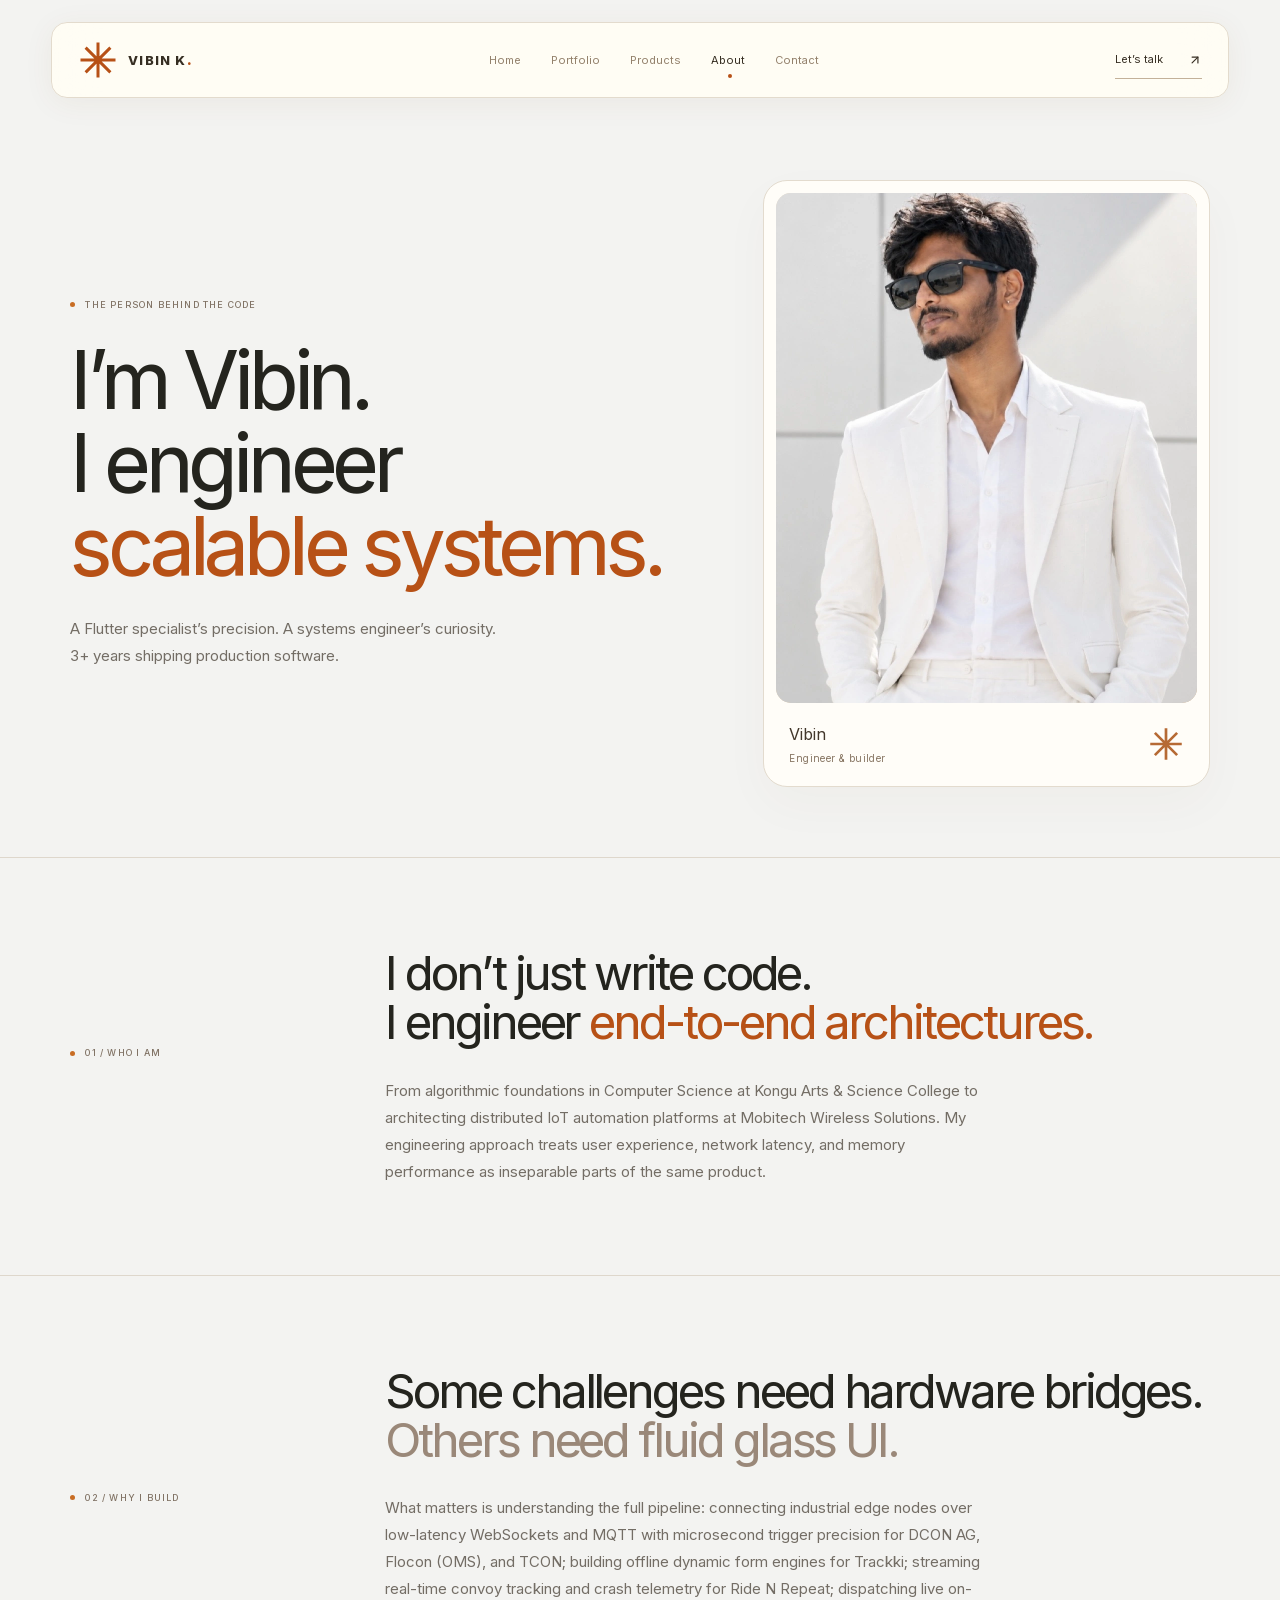
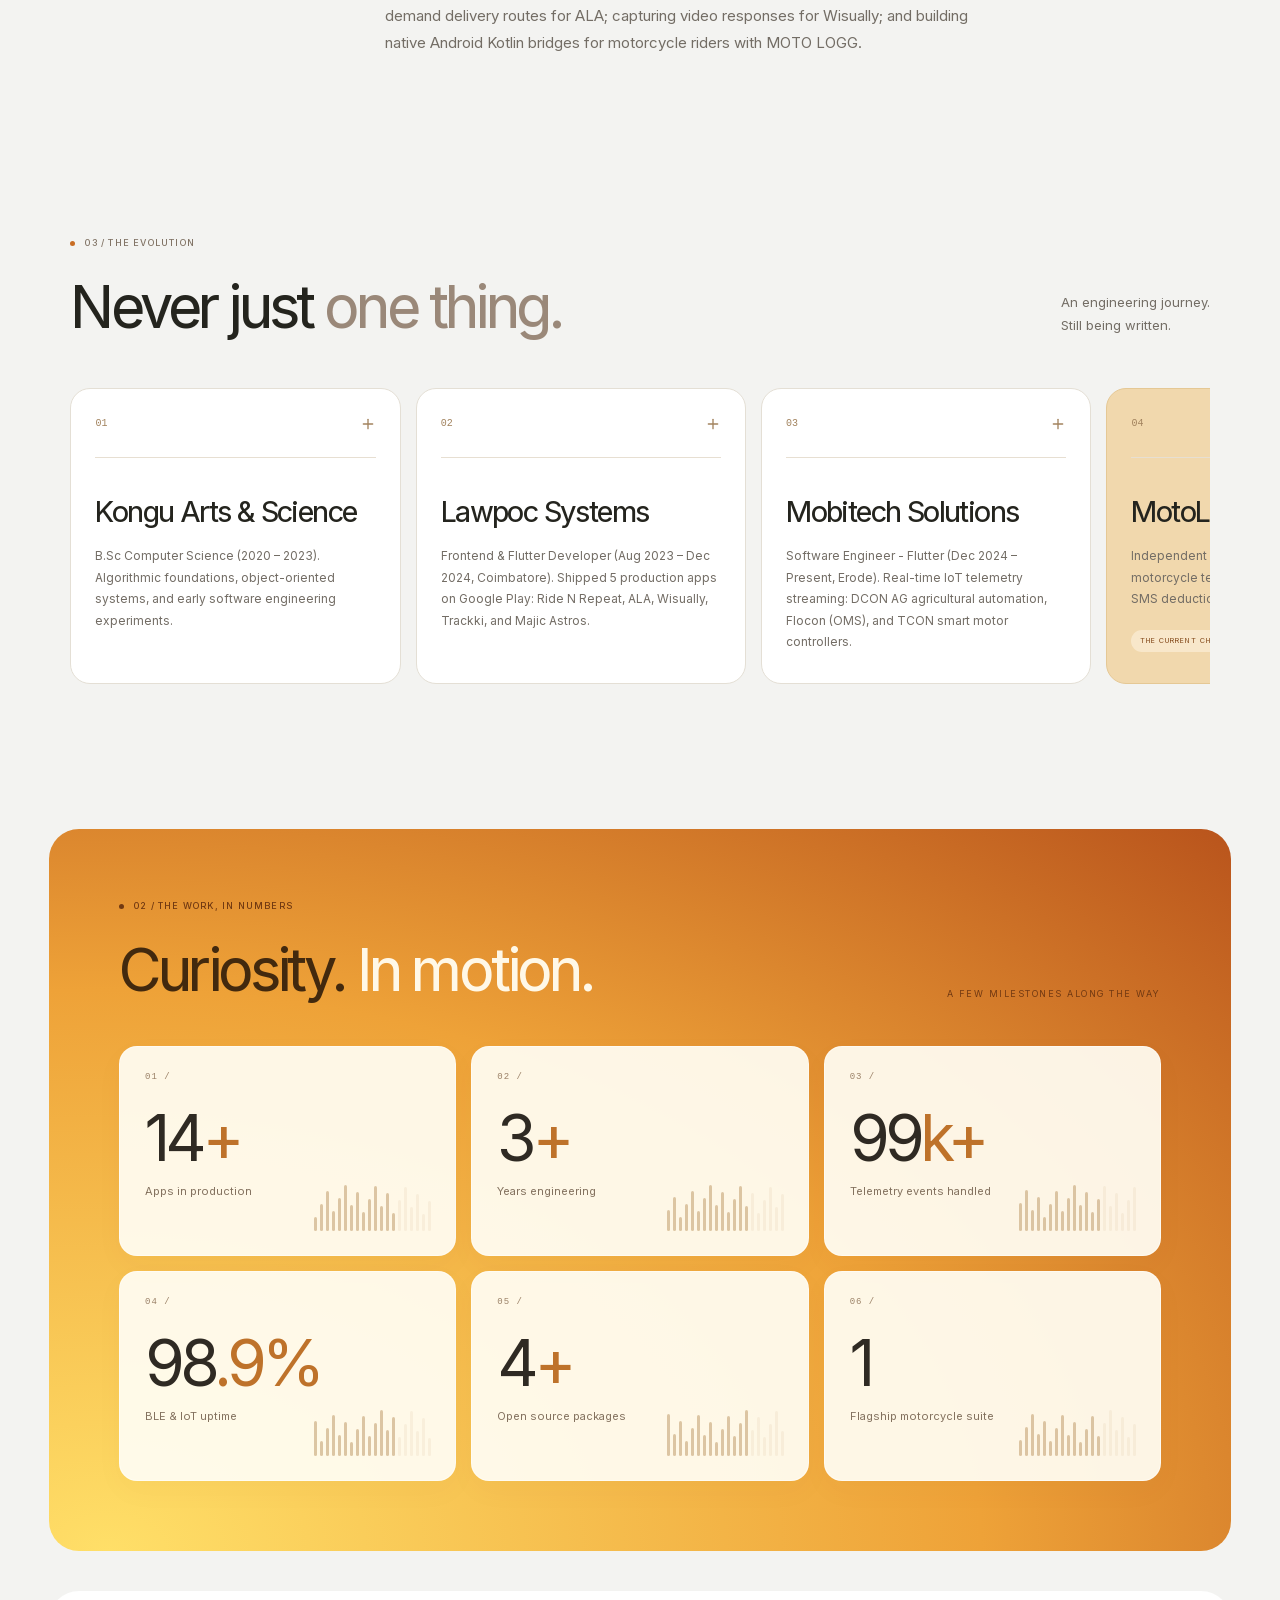
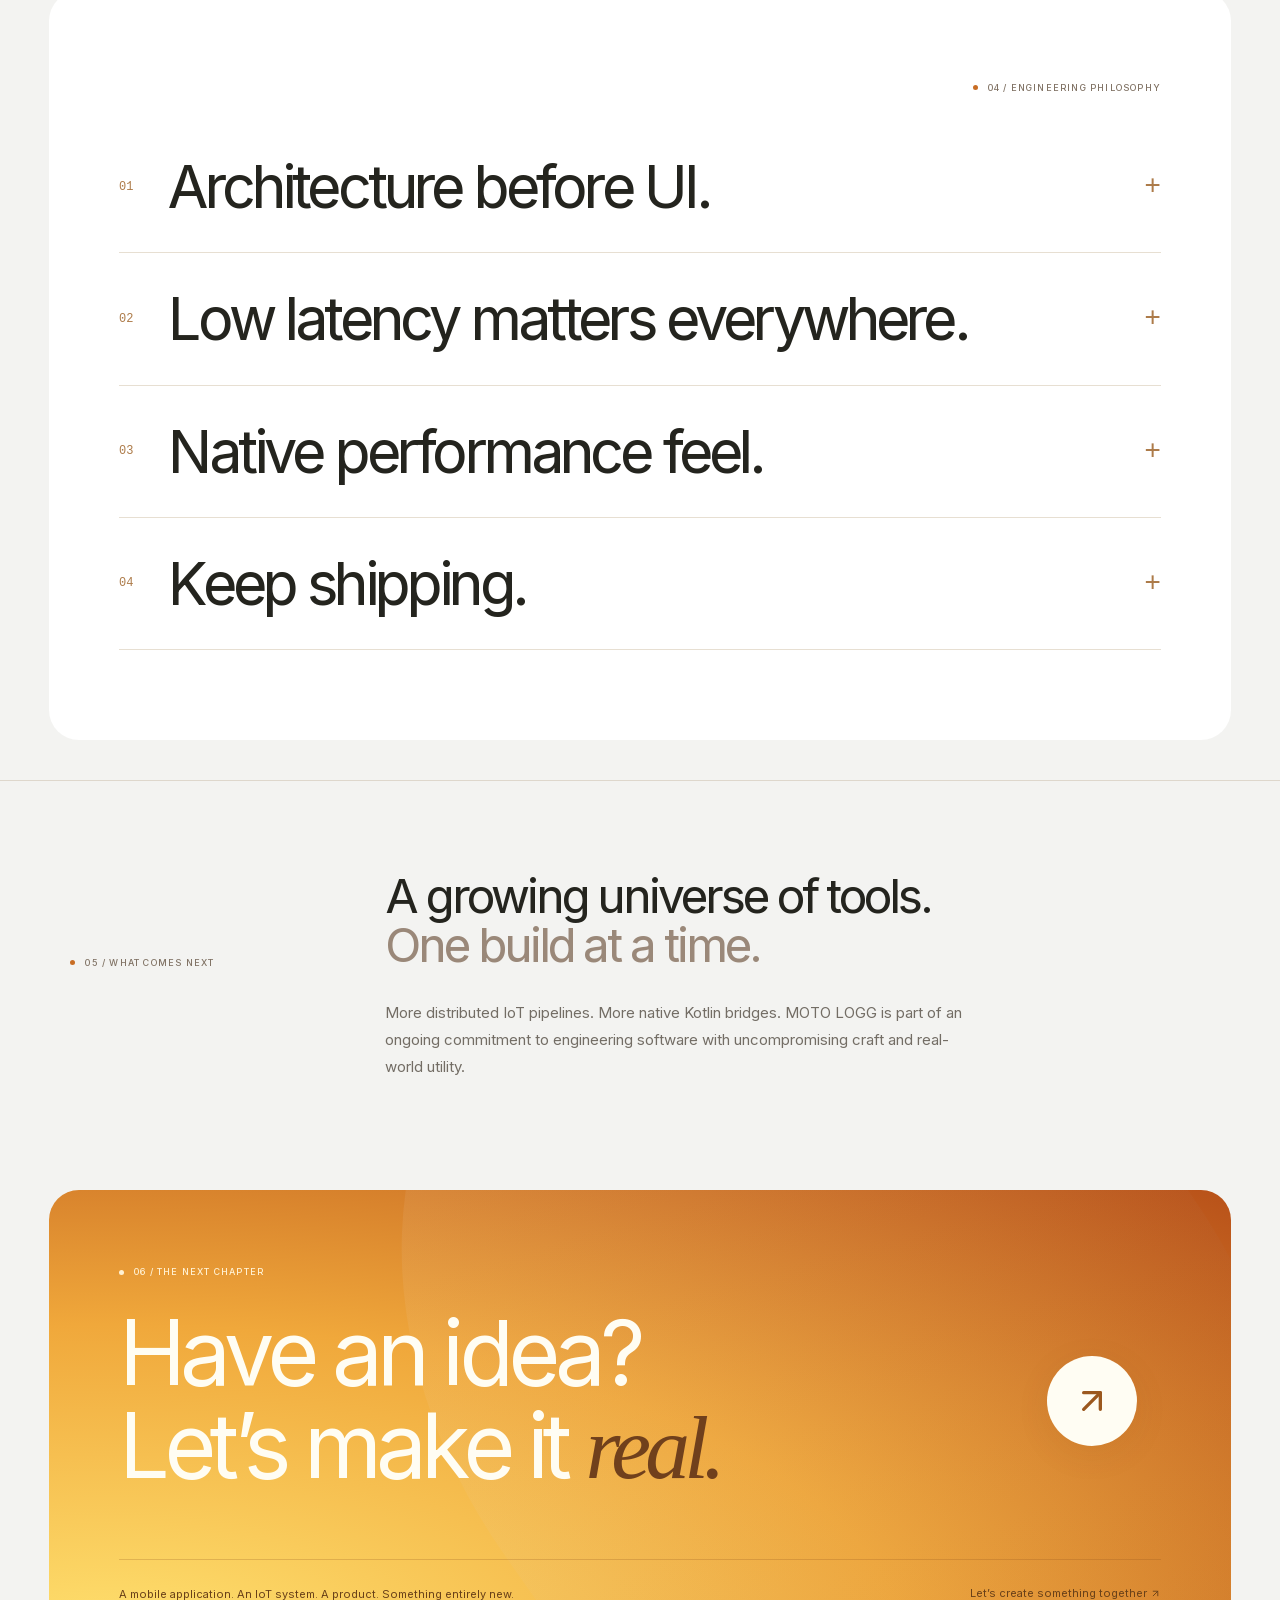
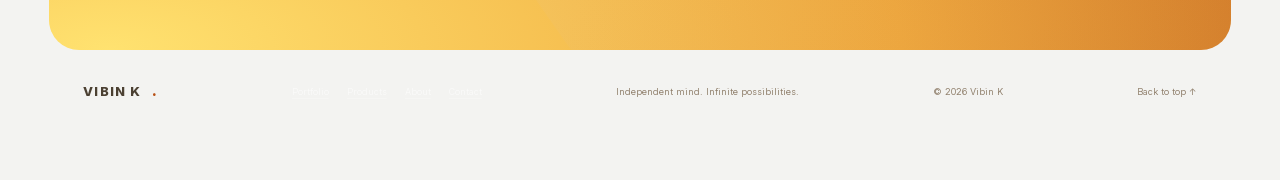
<file: about.html>
<!DOCTYPE html>
<html lang="en" class="scroll-smooth">
<head>
  <meta charset="utf-8"/>
  <meta name="viewport" content="width=device-width, initial-scale=1"/>
  <title>The Story · About Vibin K | Vibin K</title>
  <meta name="description" content="A Flutter specialist and frontend systems engineer with 3+ years experience building cross-platform apps, real-time IoT platforms, and native Android software."/>
  <meta name="theme-color" content="#f3f3f1"/>
  <link rel="shortcut icon" href="favicon.ico"/>
  <link rel="icon" href="favicon.ico" type="image/x-icon" sizes="any"/>
  <link rel="icon" href="icon-192.png" type="image/png" sizes="192x192"/>
  <link rel="icon" href="icon.png" type="image/png" sizes="512x512"/>
  <link rel="apple-touch-icon" href="apple-touch-icon.png"/>
  <link rel="stylesheet" href="css/base.css"/>
  <link rel="stylesheet" href="css/editorial.css"/>
  <link rel="stylesheet" href="css/vibink.css"/>
  <script src="js/main.js" defer></script>
</head>
<body class="min-h-screen flex flex-col bg-[#f3f3f1] text-[#24241e] antialiased selection:bg-amber-500/30 selection:text-amber-200">
  <div class="hub editorial-theme" id="top">
    <a class="skip-link" href="#main">Skip to content</a>

    <!-- Top Navigation Header -->
    <header class="hub-nav home-scrolled-nav">
      <a class="wordmark" aria-label="Vibin K home" href="index.html">
        <span class="brand-symbol">
          <svg width="1em" height="1em" viewBox="0 0 32 32" fill="none" aria-hidden="true" focusable="false">
            <path d="M16 2v28M2 16h28M6.1 6.1l19.8 19.8M6.1 25.9L25.9 6.1" stroke="currentColor" stroke-width="2.4"></path>
          </svg>
        </span>
        <span>VIBIN K<span class="red">.</span></span>
      </a>

      <nav aria-label="Main navigation">
        <a href="index.html">Home</a>
        <a href="portfolio.html">Portfolio</a>
        <a href="products.html">Products</a>
        <a aria-current="page" href="about.html">About</a>
        <a href="contact.html">Contact</a>
      </nav>

      <a class="nav-contact" href="contact.html">
        Let’s talk <svg xmlns="http://www.w3.org/2000/svg" width="14" height="14" viewBox="0 0 24 24" fill="none" stroke="currentColor" stroke-width="2" stroke-linecap="round" stroke-linejoin="round" class="lucide lucide-arrow-up-right"><path d="M7 7h10v10"></path><path d="M7 17 17 7"></path></svg>
      </a>

      <button class="menu-toggle" aria-label="Open menu" aria-expanded="false">
        <svg xmlns="http://www.w3.org/2000/svg" width="24" height="24" viewBox="0 0 24 24" fill="none" stroke="currentColor" stroke-width="2" stroke-linecap="round" stroke-linejoin="round" class="lucide lucide-menu"><line x1="4" x2="20" y1="12" y2="12"></line><line x1="4" x2="20" y1="6" y2="6"></line><line x1="4" x2="20" y1="18" y2="18"></line></svg>
      </button>
    </header>

    <main id="main">
      <!-- ABOUT INTRO -->
      <section class="page-intro section about-intro">
        <div>
          <div class="eyebrow"><span></span> THE PERSON BEHIND THE CODE</div>
          <h1>I’m Vibin.<br/>I engineer<br/><span class="red">scalable systems.</span></h1>
          <p>A Flutter specialist’s precision. A systems engineer’s curiosity.<br/>3+ years shipping production software.</p>
        </div>
        <figure class="about-portrait">
          <div class="about-portrait-image">
            <img src="creator/vibin.webp" alt="Portrait of Vibin K, Frontend Engineer &amp; Flutter Specialist" width="840" height="1050"/>
          </div>
          <figcaption>
            <span>Vibin<span class="portrait-role">Engineer &amp; builder</span></span>
            <span class="portrait-signature" aria-hidden="true">
              <svg width="1em" height="1em" viewBox="0 0 32 32" fill="none" aria-hidden="true" focusable="false">
                <path d="M16 2v28M2 16h28M6.1 6.1l19.8 19.8M6.1 25.9L25.9 6.1" stroke="currentColor" stroke-width="2.4"></path>
              </svg>
            </span>
          </figcaption>
        </figure>
      </section>

      <!-- SECTION: ABOUT STORY 01 -->
      <section class="section about-story">
        <div class="eyebrow"><span></span> 01 / WHO I AM</div>
        <div>
          <h2>I don’t just write code.<br/>I engineer <span class="red">end-to-end architectures.</span></h2>
          <p>From algorithmic foundations in Computer Science at Kongu Arts &amp; Science College to architecting distributed IoT automation platforms at Mobitech Wireless Solutions. My engineering approach treats user experience, network latency, and memory performance as inseparable parts of the same product.</p>
        </div>
      </section>

      <!-- SECTION: ABOUT STORY 02 -->
      <section class="section about-story">
        <div class="eyebrow"><span></span> 02 / WHY I BUILD</div>
        <div>
          <h2>Some challenges need hardware bridges.<br/><span class="muted">Others need fluid glass UI.</span></h2>
          <p>What matters is understanding the full pipeline: connecting industrial edge nodes over low-latency WebSockets and MQTT with microsecond trigger precision for DCON AG, Flocon (OMS), and TCON; building offline dynamic form engines for Trackki; streaming real-time convoy tracking and crash telemetry for Ride N Repeat; dispatching live on-demand delivery routes for ALA; capturing video responses for Wisually; and building native Android Kotlin bridges for motorcycle riders with MOTO LOGG.</p>
        </div>
      </section>

      <!-- SECTION: JOURNEY / EVOLUTION -->
      <section class="section journey">
        <div>
          <div class="section-heading">
            <div>
              <div class="eyebrow"><span></span> 03 / THE EVOLUTION</div>
              <h2>Never just <span class="muted">one thing.</span></h2>
            </div>
            <p>An engineering journey.<br/>Still being written.</p>
          </div>
        </div>
        <div class="journey-track" tabindex="0" aria-label="Career journey, scroll horizontally">
          <article>
            <div class="journey-line"><span>01</span><svg xmlns="http://www.w3.org/2000/svg" width="16" height="16" viewBox="0 0 24 24" fill="none" stroke="currentColor" stroke-width="2" stroke-linecap="round" stroke-linejoin="round" class="lucide lucide-plus"><path d="M5 12h14"></path><path d="M12 5v14"></path></svg></div>
            <h3>Kongu Arts &amp; Science</h3>
            <p>B.Sc Computer Science (2020 – 2023). Algorithmic foundations, object-oriented systems, and early software engineering experiments.</p>
          </article>
          <article>
            <div class="journey-line"><span>02</span><svg xmlns="http://www.w3.org/2000/svg" width="16" height="16" viewBox="0 0 24 24" fill="none" stroke="currentColor" stroke-width="2" stroke-linecap="round" stroke-linejoin="round" class="lucide lucide-plus"><path d="M5 12h14"></path><path d="M12 5v14"></path></svg></div>
            <h3>Lawpoc Systems</h3>
            <p>Frontend &amp; Flutter Developer (Aug 2023 – Dec 2024, Coimbatore). Shipped 5 production apps on Google Play: Ride N Repeat, ALA, Wisually, Trackki, and Majic Astros.</p>
          </article>
          <article>
            <div class="journey-line"><span>03</span><svg xmlns="http://www.w3.org/2000/svg" width="16" height="16" viewBox="0 0 24 24" fill="none" stroke="currentColor" stroke-width="2" stroke-linecap="round" stroke-linejoin="round" class="lucide lucide-plus"><path d="M5 12h14"></path><path d="M12 5v14"></path></svg></div>
            <h3>Mobitech Solutions</h3>
            <p>Software Engineer - Flutter (Dec 2024 – Present, Erode). Real-time IoT telemetry streaming: DCON AG agricultural automation, Flocon (OMS), and TCON smart motor controllers.</p>
          </article>
          <article>
            <div class="journey-line"><span>04</span><svg xmlns="http://www.w3.org/2000/svg" width="16" height="16" viewBox="0 0 24 24" fill="none" stroke="currentColor" stroke-width="2" stroke-linecap="round" stroke-linejoin="round" class="lucide lucide-plus"><path d="M5 12h14"></path><path d="M12 5v14"></path></svg></div>
            <h3>MotoLogg Flagship</h3>
            <p>Independent Creator (2025 – Present). Full motorcycle telemetry &amp; native Android Kotlin SMS deduction suite.</p>
            <span class="current-tag">THE CURRENT CHAPTER</span>
          </article>
        </div>
      </section>

      <!-- SECTION: NUMBERS -->
      <section class="section numbers">
        <div>
          <div class="section-heading">
            <div>
              <div class="eyebrow"><span></span> 02 / THE WORK, IN NUMBERS</div>
              <h2>Curiosity. <span class="muted">In motion.</span></h2>
            </div>
            <span class="small-note">A FEW MILESTONES ALONG THE WAY</span>
          </div>
          <div class="metrics">
            <div class="metric">
              <span class="metric-index">01 /</span>
              <span>14<i>+</i></span>
              <p>Apps in production</p>
              <div class="metric-bars" aria-hidden="true">
                <i style="height:14px;opacity:1"></i><i style="height:27px;opacity:1"></i><i style="height:40px;opacity:1"></i><i style="height:20px;opacity:1"></i><i style="height:33px;opacity:1"></i><i style="height:46px;opacity:1"></i><i style="height:26px;opacity:1"></i><i style="height:39px;opacity:1"></i><i style="height:19px;opacity:1"></i><i style="height:32px;opacity:1"></i><i style="height:45px;opacity:1"></i><i style="height:25px;opacity:1"></i><i style="height:38px;opacity:1"></i><i style="height:18px;opacity:1"></i><i style="height:31px;opacity:0.2"></i><i style="height:44px;opacity:0.2"></i><i style="height:24px;opacity:0.2"></i><i style="height:37px;opacity:0.2"></i><i style="height:17px;opacity:0.2"></i><i style="height:30px;opacity:0.2"></i>
              </div>
            </div>
            <div class="metric">
              <span class="metric-index">02 /</span>
              <span>3<i>+</i></span>
              <p>Years engineering</p>
              <div class="metric-bars" aria-hidden="true">
                <i style="height:21px;opacity:1"></i><i style="height:34px;opacity:1"></i><i style="height:14px;opacity:1"></i><i style="height:27px;opacity:1"></i><i style="height:40px;opacity:1"></i><i style="height:20px;opacity:1"></i><i style="height:33px;opacity:1"></i><i style="height:46px;opacity:1"></i><i style="height:26px;opacity:1"></i><i style="height:39px;opacity:1"></i><i style="height:19px;opacity:1"></i><i style="height:32px;opacity:1"></i><i style="height:45px;opacity:1"></i><i style="height:25px;opacity:1"></i><i style="height:38px;opacity:0.2"></i><i style="height:18px;opacity:0.2"></i><i style="height:31px;opacity:0.2"></i><i style="height:44px;opacity:0.2"></i><i style="height:24px;opacity:0.2"></i><i style="height:37px;opacity:0.2"></i>
              </div>
            </div>
            <div class="metric">
              <span class="metric-index">03 /</span>
              <span>100k<i>+</i></span>
              <p>Telemetry events handled</p>
              <div class="metric-bars" aria-hidden="true">
                <i style="height:28px;opacity:1"></i><i style="height:41px;opacity:1"></i><i style="height:21px;opacity:1"></i><i style="height:34px;opacity:1"></i><i style="height:14px;opacity:1"></i><i style="height:27px;opacity:1"></i><i style="height:40px;opacity:1"></i><i style="height:20px;opacity:1"></i><i style="height:33px;opacity:1"></i><i style="height:46px;opacity:1"></i><i style="height:26px;opacity:1"></i><i style="height:39px;opacity:1"></i><i style="height:19px;opacity:1"></i><i style="height:32px;opacity:1"></i><i style="height:45px;opacity:0.2"></i><i style="height:25px;opacity:0.2"></i><i style="height:38px;opacity:0.2"></i><i style="height:18px;opacity:0.2"></i><i style="height:31px;opacity:0.2"></i><i style="height:44px;opacity:0.2"></i>
              </div>
            </div>
            <div class="metric">
              <span class="metric-index">04 /</span>
              <span>99.9<i>%</i></span>
              <p>BLE &amp; IoT uptime</p>
              <div class="metric-bars" aria-hidden="true">
                <i style="height:35px;opacity:1"></i><i style="height:15px;opacity:1"></i><i style="height:28px;opacity:1"></i><i style="height:41px;opacity:1"></i><i style="height:21px;opacity:1"></i><i style="height:34px;opacity:1"></i><i style="height:14px;opacity:1"></i><i style="height:27px;opacity:1"></i><i style="height:40px;opacity:1"></i><i style="height:20px;opacity:1"></i><i style="height:33px;opacity:1"></i><i style="height:46px;opacity:1"></i><i style="height:26px;opacity:1"></i><i style="height:39px;opacity:1"></i><i style="height:19px;opacity:0.2"></i><i style="height:32px;opacity:0.2"></i><i style="height:45px;opacity:0.2"></i><i style="height:25px;opacity:0.2"></i><i style="height:38px;opacity:0.2"></i><i style="height:18px;opacity:0.2"></i>
              </div>
            </div>
            <div class="metric">
              <span class="metric-index">05 /</span>
              <span>4<i>+</i></span>
              <p>Open source packages</p>
              <div class="metric-bars" aria-hidden="true">
                <i style="height:42px;opacity:1"></i><i style="height:22px;opacity:1"></i><i style="height:35px;opacity:1"></i><i style="height:15px;opacity:1"></i><i style="height:28px;opacity:1"></i><i style="height:41px;opacity:1"></i><i style="height:21px;opacity:1"></i><i style="height:34px;opacity:1"></i><i style="height:14px;opacity:1"></i><i style="height:27px;opacity:1"></i><i style="height:40px;opacity:1"></i><i style="height:20px;opacity:1"></i><i style="height:33px;opacity:1"></i><i style="height:46px;opacity:1"></i><i style="height:26px;opacity:0.2"></i><i style="height:39px;opacity:0.2"></i><i style="height:19px;opacity:0.2"></i><i style="height:32px;opacity:0.2"></i><i style="height:45px;opacity:0.2"></i><i style="height:25px;opacity:0.2"></i>
              </div>
            </div>
            <div class="metric">
              <span class="metric-index">06 /</span>
              <span>1<i></i></span>
              <p>Flagship motorcycle suite</p>
              <div class="metric-bars" aria-hidden="true">
                <i style="height:16px;opacity:1"></i><i style="height:29px;opacity:1"></i><i style="height:42px;opacity:1"></i><i style="height:22px;opacity:1"></i><i style="height:35px;opacity:1"></i><i style="height:15px;opacity:1"></i><i style="height:28px;opacity:1"></i><i style="height:41px;opacity:1"></i><i style="height:21px;opacity:1"></i><i style="height:34px;opacity:1"></i><i style="height:14px;opacity:1"></i><i style="height:27px;opacity:1"></i><i style="height:40px;opacity:1"></i><i style="height:20px;opacity:1"></i><i style="height:33px;opacity:0.2"></i><i style="height:46px;opacity:0.2"></i><i style="height:26px;opacity:0.2"></i><i style="height:39px;opacity:0.2"></i><i style="height:19px;opacity:0.2"></i><i style="height:32px;opacity:0.2"></i>
              </div>
            </div>
          </div>
        </div>
      </section>

      <!-- SECTION: PHILOSOPHY -->
      <section class="section philosophy">
        <div class="eyebrow"><span></span> 04 / ENGINEERING PHILOSOPHY</div>
        <div><span>01</span><h2>Architecture before UI.</h2><span class="red">+</span></div>
        <div><span>02</span><h2>Low latency matters everywhere.</h2><span class="red">+</span></div>
        <div><span>03</span><h2>Native performance feel.</h2><span class="red">+</span></div>
        <div><span>04</span><h2>Keep shipping.</h2><span class="red">+</span></div>
      </section>

      <!-- SECTION: ABOUT STORY 05 -->
      <section class="section about-story">
        <div class="eyebrow"><span></span> 05 / WHAT COMES NEXT</div>
        <div>
          <h2>A growing universe of tools.<br/><span class="muted">One build at a time.</span></h2>
          <p>More distributed IoT pipelines. More native Kotlin bridges. MOTO LOGG is part of an ongoing commitment to engineering software with uncompromising craft and real-world utility.</p>
        </div>
      </section>

      <!-- SECTION: CONTACT CTA -->
      <section class="section contact-cta">
        <div class="eyebrow"><span></span> 06 / THE NEXT CHAPTER</div>
        <h2>Have an idea?<br/>Let’s make it <em>real.</em></h2>
        <a class="contact-arrow" aria-label="Start a conversation" href="contact.html">
          <svg xmlns="http://www.w3.org/2000/svg" width="24" height="24" viewBox="0 0 24 24" fill="none" stroke="currentColor" stroke-width="2" stroke-linecap="round" stroke-linejoin="round" class="lucide lucide-arrow-up-right"><path d="M7 7h10v10"></path><path d="M7 17 17 7"></path></svg>
        </a>
        <div class="cta-bottom">
          <p>A mobile application. An IoT system. A product. Something entirely new.</p>
          <a href="contact.html">Let’s create something together <svg xmlns="http://www.w3.org/2000/svg" width="24" height="24" viewBox="0 0 24 24" fill="none" stroke="currentColor" stroke-width="2" stroke-linecap="round" stroke-linejoin="round" class="lucide lucide-arrow-up-right inline-arrow" aria-hidden="true"><path d="M7 7h10v10"></path><path d="M7 17 17 7"></path></svg></a>
        </div>
      </section>
    </main>

    <!-- FOOTER -->
    <footer class="hub-footer">
      <a class="wordmark" href="index.html">VIBIN K<span class="red">.</span></a>
      <nav class="hub-footer-links" aria-label="More">
        <a href="portfolio.html">Portfolio</a>
        <a href="products.html">Products</a>
        <a href="about.html">About</a>
        <a href="contact.html">Contact</a>
      </nav>
      <span>Independent mind. Infinite possibilities.</span>
      <span>© 2026 Vibin K</span>
      <a href="#top">Back to top ↑</a>
    </footer>
  </div>
</body>
</html>
</file>
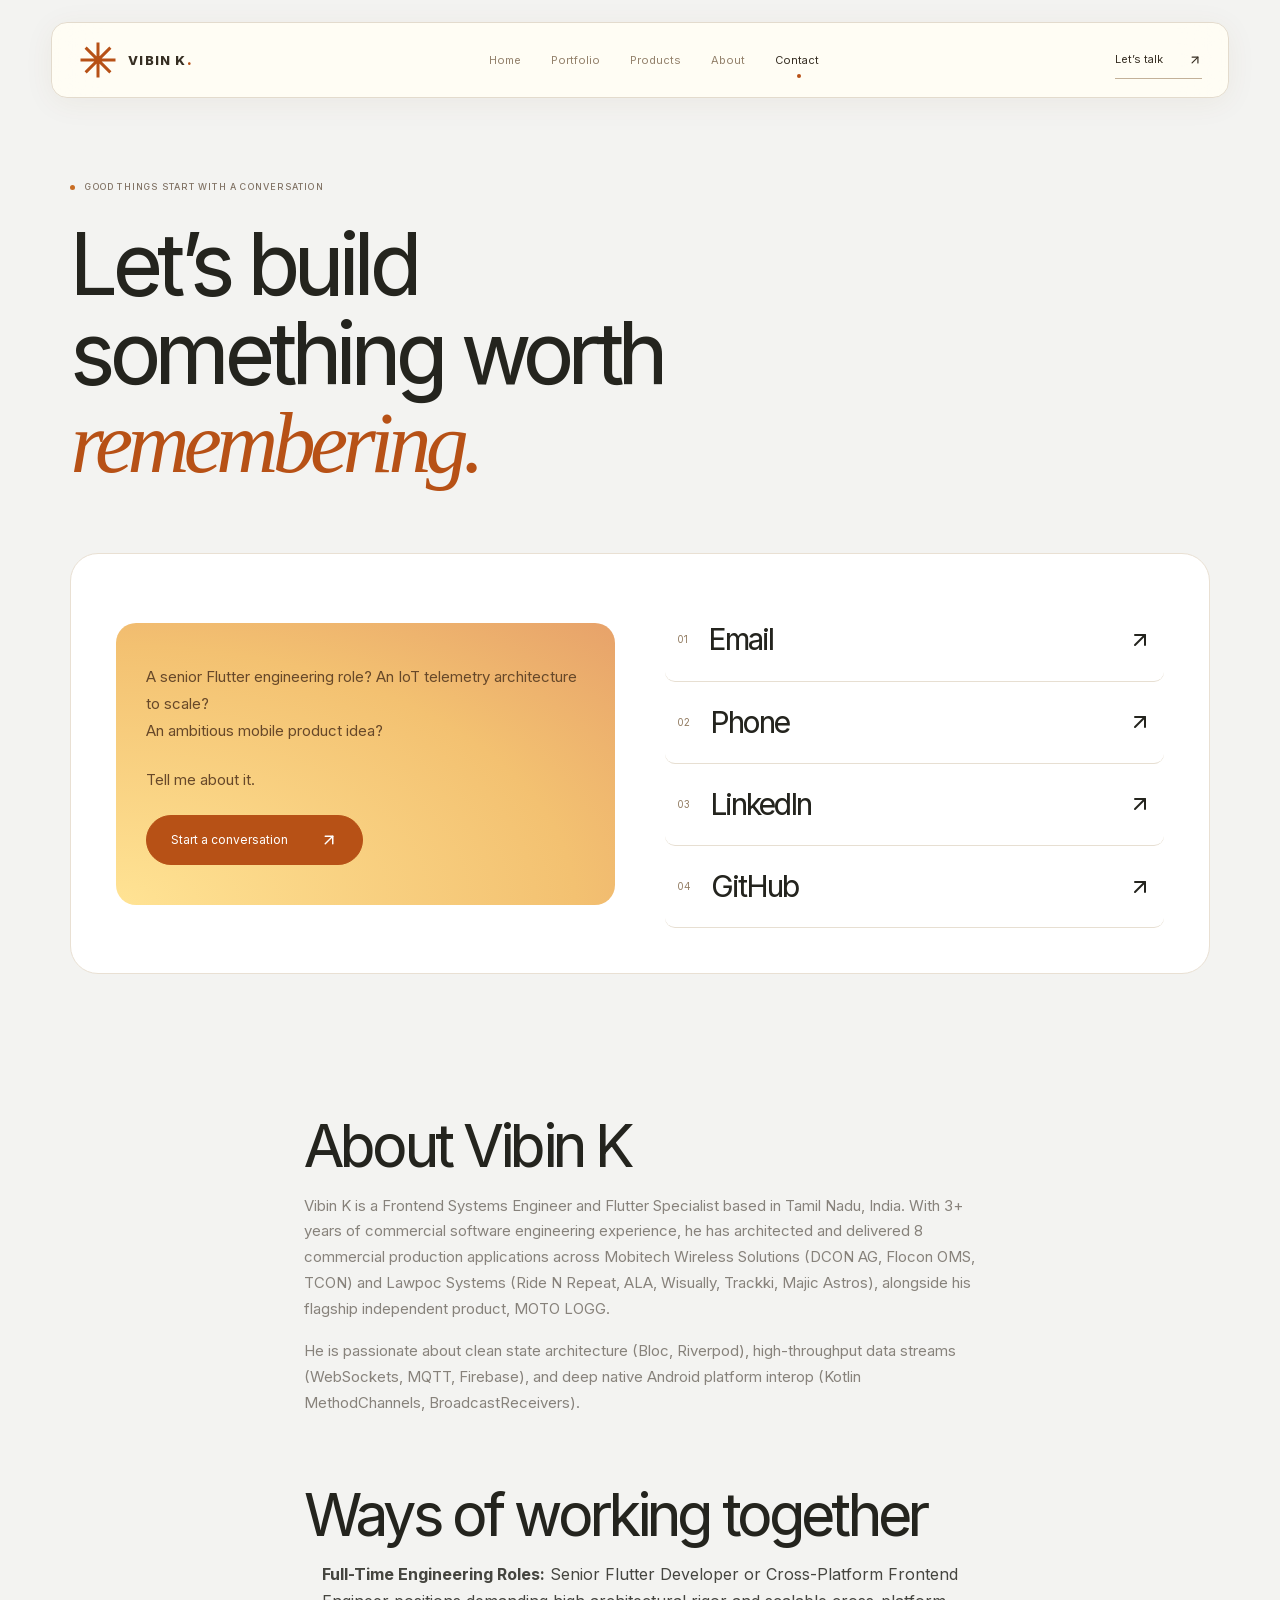
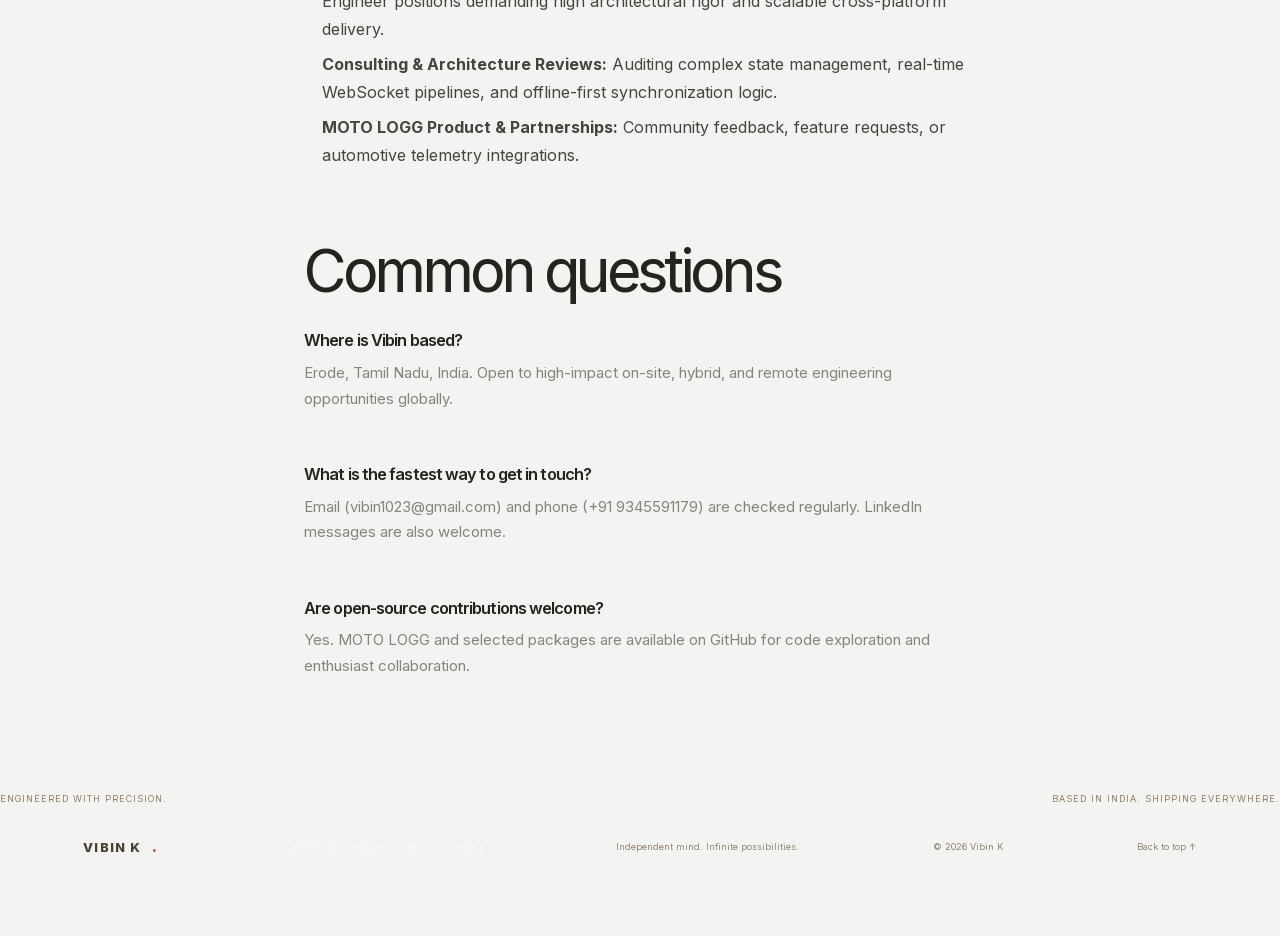
<file: contact.html>
<!DOCTYPE html>
<html lang="en" class="scroll-smooth">
<head>
  <meta charset="utf-8"/>
  <meta name="viewport" content="width=device-width, initial-scale=1"/>
  <title>Let’s Talk · Work With Vibin K | Vibin K</title>
  <meta name="description" content="Get in touch with Vibin K about senior Flutter engineering roles, cross-platform architecture, real-time WebSockets/MQTT telemetry, or MOTO LOGG."/>
  <meta name="theme-color" content="#f3f3f1"/>
  <link rel="shortcut icon" href="favicon.ico"/>
  <link rel="icon" href="favicon.ico" type="image/x-icon" sizes="any"/>
  <link rel="icon" href="icon-192.png" type="image/png" sizes="192x192"/>
  <link rel="icon" href="icon.png" type="image/png" sizes="512x512"/>
  <link rel="apple-touch-icon" href="apple-touch-icon.png"/>
  <link rel="stylesheet" href="css/base.css"/>
  <link rel="stylesheet" href="css/editorial.css"/>
  <link rel="stylesheet" href="css/vibink.css"/>
  <script src="js/main.js" defer></script>
</head>
<body class="min-h-screen flex flex-col bg-[#f3f3f1] text-[#24241e] antialiased selection:bg-amber-500/30 selection:text-amber-200">
  <div class="hub editorial-theme" id="top">
    <a class="skip-link" href="#main">Skip to content</a>

    <!-- Top Navigation Header -->
    <header class="hub-nav home-scrolled-nav">
      <a class="wordmark" aria-label="Vibin K home" href="index.html">
        <span class="brand-symbol">
          <svg width="1em" height="1em" viewBox="0 0 32 32" fill="none" aria-hidden="true" focusable="false">
            <path d="M16 2v28M2 16h28M6.1 6.1l19.8 19.8M6.1 25.9L25.9 6.1" stroke="currentColor" stroke-width="2.4"></path>
          </svg>
        </span>
        <span>VIBIN K<span class="red">.</span></span>
      </a>

      <nav aria-label="Main navigation">
        <a href="index.html">Home</a>
        <a href="portfolio.html">Portfolio</a>
        <a href="products.html">Products</a>
        <a href="about.html">About</a>
        <a aria-current="page" href="contact.html">Contact</a>
      </nav>

      <a class="nav-contact" href="contact.html">
        Let’s talk <svg xmlns="http://www.w3.org/2000/svg" width="14" height="14" viewBox="0 0 24 24" fill="none" stroke="currentColor" stroke-width="2" stroke-linecap="round" stroke-linejoin="round" class="lucide lucide-arrow-up-right"><path d="M7 7h10v10"></path><path d="M7 17 17 7"></path></svg>
      </a>

      <button class="menu-toggle" aria-label="Open menu" aria-expanded="false">
        <svg xmlns="http://www.w3.org/2000/svg" width="24" height="24" viewBox="0 0 24 24" fill="none" stroke="currentColor" stroke-width="2" stroke-linecap="round" stroke-linejoin="round" class="lucide lucide-menu"><line x1="4" x2="20" y1="12" y2="12"></line><line x1="4" x2="20" y1="6" y2="6"></line><line x1="4" x2="20" y1="18" y2="18"></line></svg>
      </button>
    </header>

    <main id="main">
      <section class="page-intro section contact-page">
        <div class="eyebrow"><span></span> GOOD THINGS START WITH A CONVERSATION</div>
        <h1>Let’s build<br/>something worth<br/><span class="red">remembering.</span></h1>
        
        <div class="contact-layout">
          <div>
            <p>A senior Flutter engineering role? An IoT telemetry architecture to scale?<br/>An ambitious mobile product idea?</p>
            <p>Tell me about it.</p>
            <a class="button button-red" href="mailto:vibin1023@gmail.com">
              Start a conversation 
              <svg xmlns="http://www.w3.org/2000/svg" width="18" height="18" viewBox="0 0 24 24" fill="none" stroke="currentColor" stroke-width="2" stroke-linecap="round" stroke-linejoin="round" class="lucide lucide-arrow-up-right"><path d="M7 7h10v10"></path><path d="M7 17 17 7"></path></svg>
            </a>
          </div>

          <div class="contact-links">
            <a href="mailto:vibin1023@gmail.com">
              <span>01</span>
              <h2>Email</h2>
              <svg xmlns="http://www.w3.org/2000/svg" width="24" height="24" viewBox="0 0 24 24" fill="none" stroke="currentColor" stroke-width="2" stroke-linecap="round" stroke-linejoin="round" class="lucide lucide-arrow-up-right"><path d="M7 7h10v10"></path><path d="M7 17 17 7"></path></svg>
            </a>
            <a href="tel:9345591179">
              <span>02</span>
              <h2>Phone</h2>
              <svg xmlns="http://www.w3.org/2000/svg" width="24" height="24" viewBox="0 0 24 24" fill="none" stroke="currentColor" stroke-width="2" stroke-linecap="round" stroke-linejoin="round" class="lucide lucide-arrow-up-right"><path d="M7 7h10v10"></path><path d="M7 17 17 7"></path></svg>
            </a>
            <a href="https://www.linkedin.com/in/vibin-k-a2490424a" target="_blank" rel="noreferrer">
              <span>03</span>
              <h2>LinkedIn</h2>
              <svg xmlns="http://www.w3.org/2000/svg" width="24" height="24" viewBox="0 0 24 24" fill="none" stroke="currentColor" stroke-width="2" stroke-linecap="round" stroke-linejoin="round" class="lucide lucide-arrow-up-right"><path d="M7 7h10v10"></path><path d="M7 17 17 7"></path></svg>
            </a>
            <a href="https://github.com/vibink" target="_blank" rel="noreferrer">
              <span>04</span>
              <h2>GitHub</h2>
              <svg xmlns="http://www.w3.org/2000/svg" width="24" height="24" viewBox="0 0 24 24" fill="none" stroke="currentColor" stroke-width="2" stroke-linecap="round" stroke-linejoin="round" class="lucide lucide-arrow-up-right"><path d="M7 7h10v10"></path><path d="M7 17 17 7"></path></svg>
            </a>
          </div>
        </div>
      </section>

      <!-- PROSE CONTACT DETAILS -->
      <section class="hub-prose" aria-labelledby="about-vibin">
        <h2 id="about-vibin">About Vibin K</h2>
        <p>Vibin K is a Frontend Systems Engineer and Flutter Specialist based in Tamil Nadu, India. With 3+ years of commercial software engineering experience, he has architected and delivered 8 commercial production applications across Mobitech Wireless Solutions (DCON AG, Flocon OMS, TCON) and Lawpoc Systems (Ride N Repeat, ALA, Wisually, Trackki, Majic Astros), alongside his flagship independent product, MOTO LOGG.</p>
        <p>He is passionate about clean state architecture (Bloc, Riverpod), high-throughput data streams (WebSockets, MQTT, Firebase), and deep native Android platform interop (Kotlin MethodChannels, BroadcastReceivers).</p>
      </section>

      <section class="hub-prose" aria-labelledby="collaboration">
        <h2 id="collaboration">Ways of working together</h2>
        <ul>
          <li><strong>Full-Time Engineering Roles:</strong> Senior Flutter Developer or Cross-Platform Frontend Engineer positions demanding high architectural rigor and scalable cross-platform delivery.</li>
          <li><strong>Consulting &amp; Architecture Reviews:</strong> Auditing complex state management, real-time WebSocket pipelines, and offline-first synchronization logic.</li>
          <li><strong>MOTO LOGG Product &amp; Partnerships:</strong> Community feedback, feature requests, or automotive telemetry integrations.</li>
        </ul>
      </section>

      <section class="hub-prose hub-faq" aria-labelledby="contact-faq">
        <h2 id="contact-faq">Common questions</h2>
        <div>
          <div>
            <h3>Where is Vibin based?</h3>
            <p>Erode, Tamil Nadu, India. Open to high-impact on-site, hybrid, and remote engineering opportunities globally.</p>
          </div>
          <div>
            <h3>What is the fastest way to get in touch?</h3>
            <p>Email (vibin1023@gmail.com) and phone (+91 9345591179) are checked regularly. LinkedIn messages are also welcome.</p>
          </div>
          <div>
            <h3>Are open-source contributions welcome?</h3>
            <p>Yes. MOTO LOGG and selected packages are available on GitHub for code exploration and enthusiast collaboration.</p>
          </div>
        </div>
      </section>

      <div class="contact-signoff">ENGINEERED WITH PRECISION. <span>BASED IN INDIA. SHIPPING EVERYWHERE.</span></div>
    </main>

    <!-- FOOTER -->
    <footer class="hub-footer">
      <a class="wordmark" href="index.html">VIBIN K<span class="red">.</span></a>
      <nav class="hub-footer-links" aria-label="More">
        <a href="portfolio.html">Portfolio</a>
        <a href="products.html">Products</a>
        <a href="about.html">About</a>
        <a href="contact.html">Contact</a>
      </nav>
      <span>Independent mind. Infinite possibilities.</span>
      <span>© 2026 Vibin K</span>
      <a href="#top">Back to top ↑</a>
    </footer>
  </div>
</body>
</html>
</file>
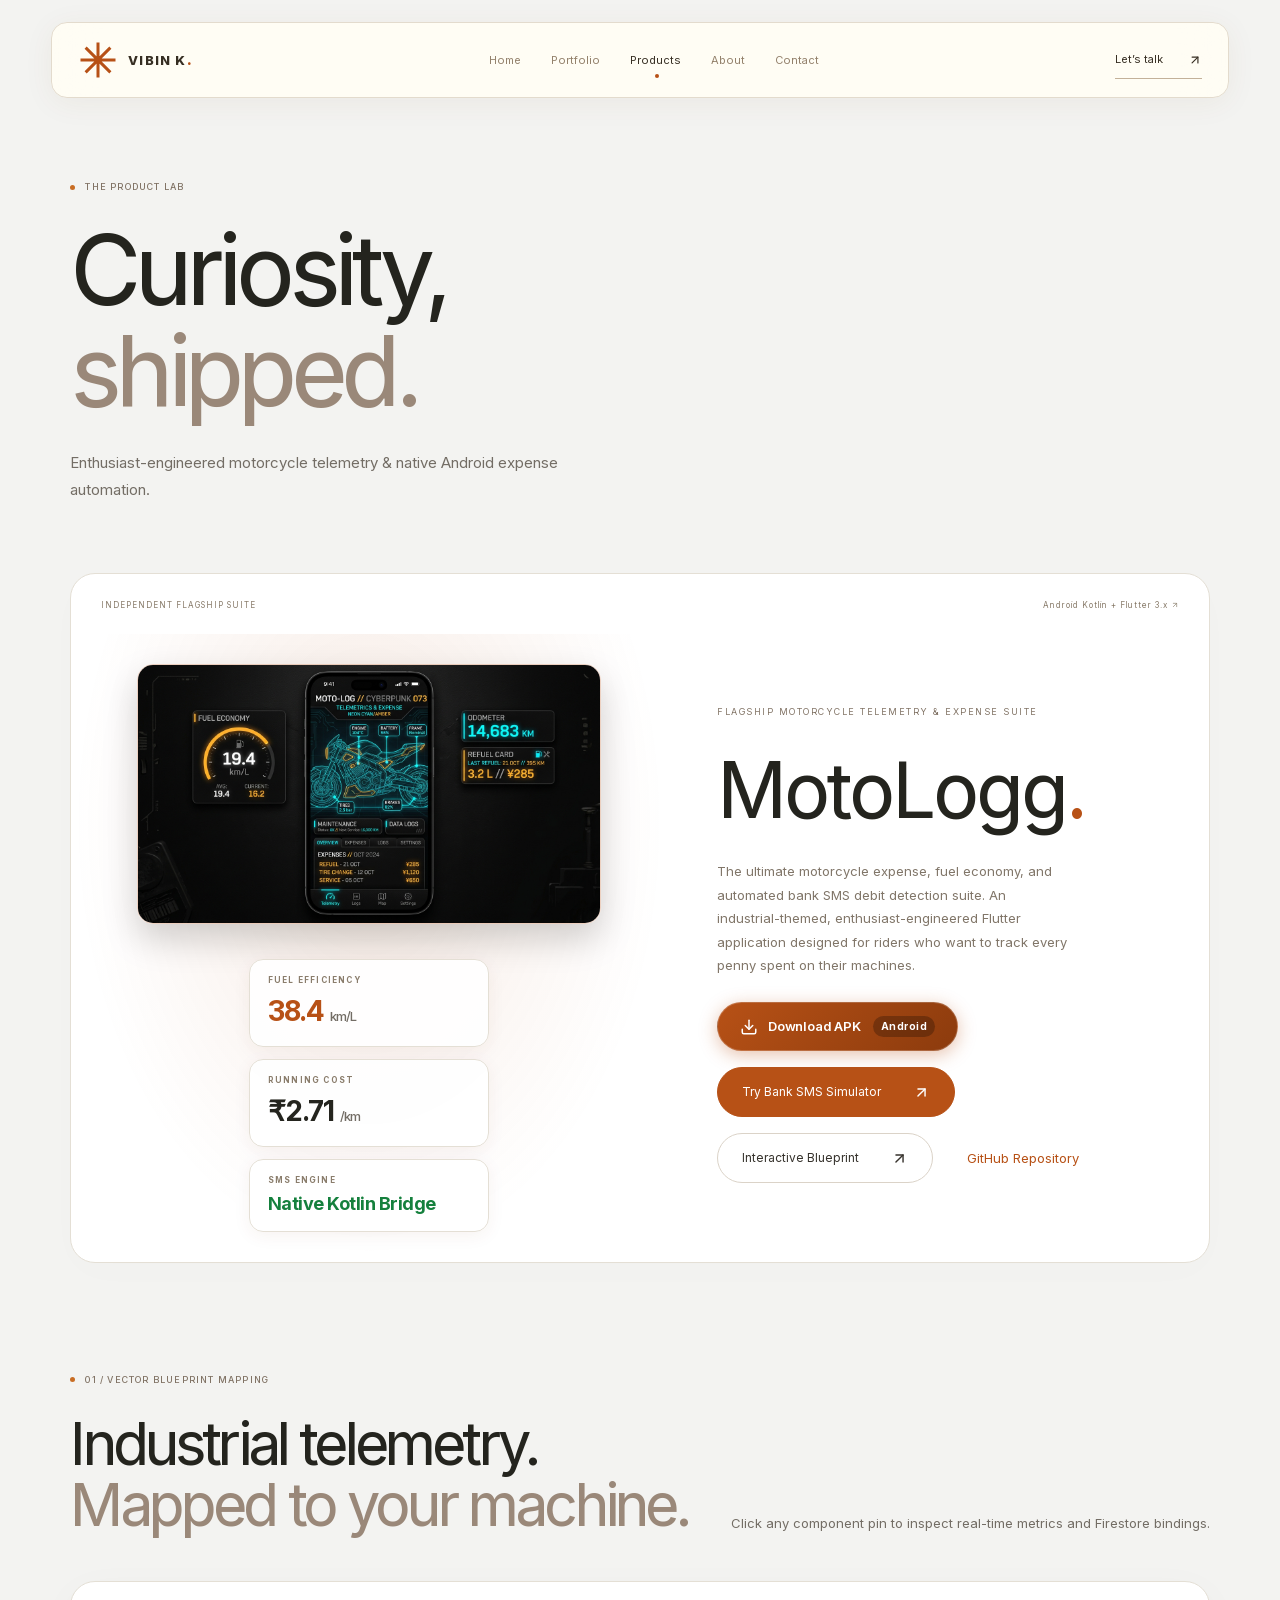
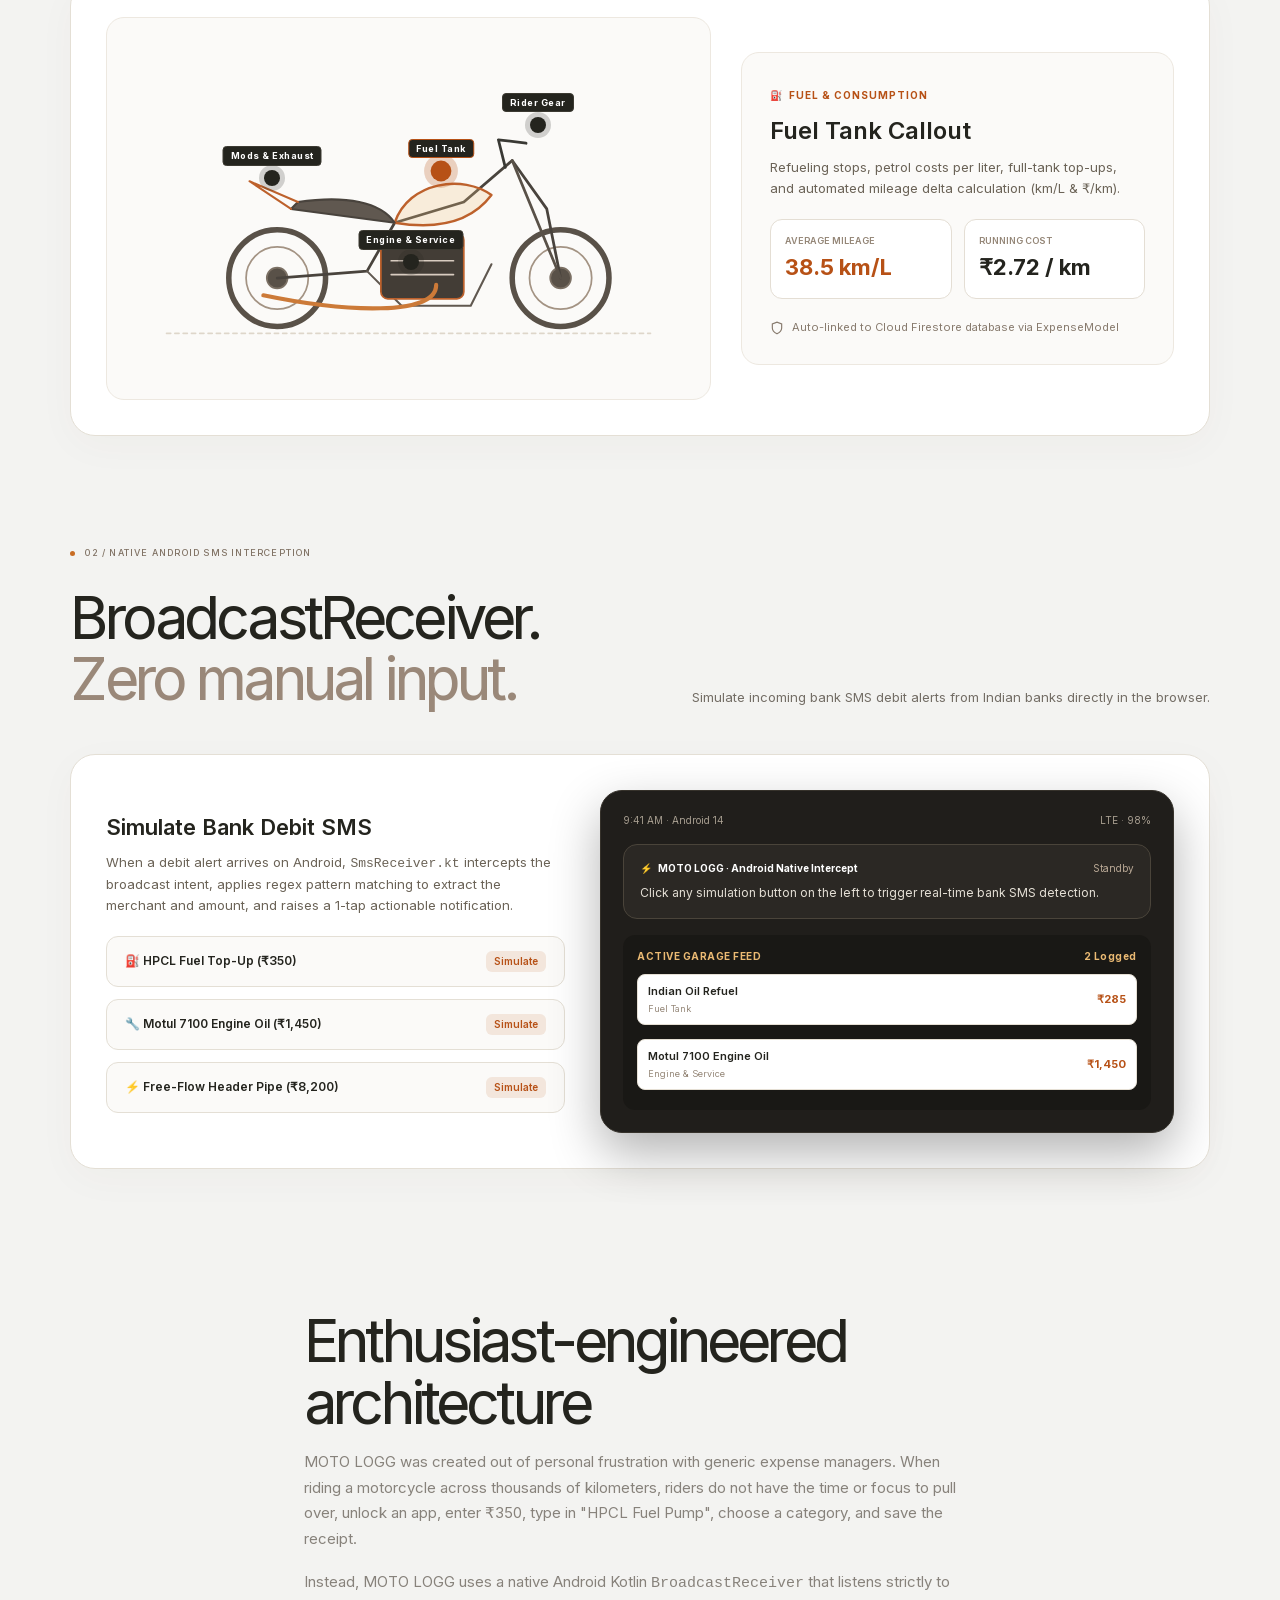
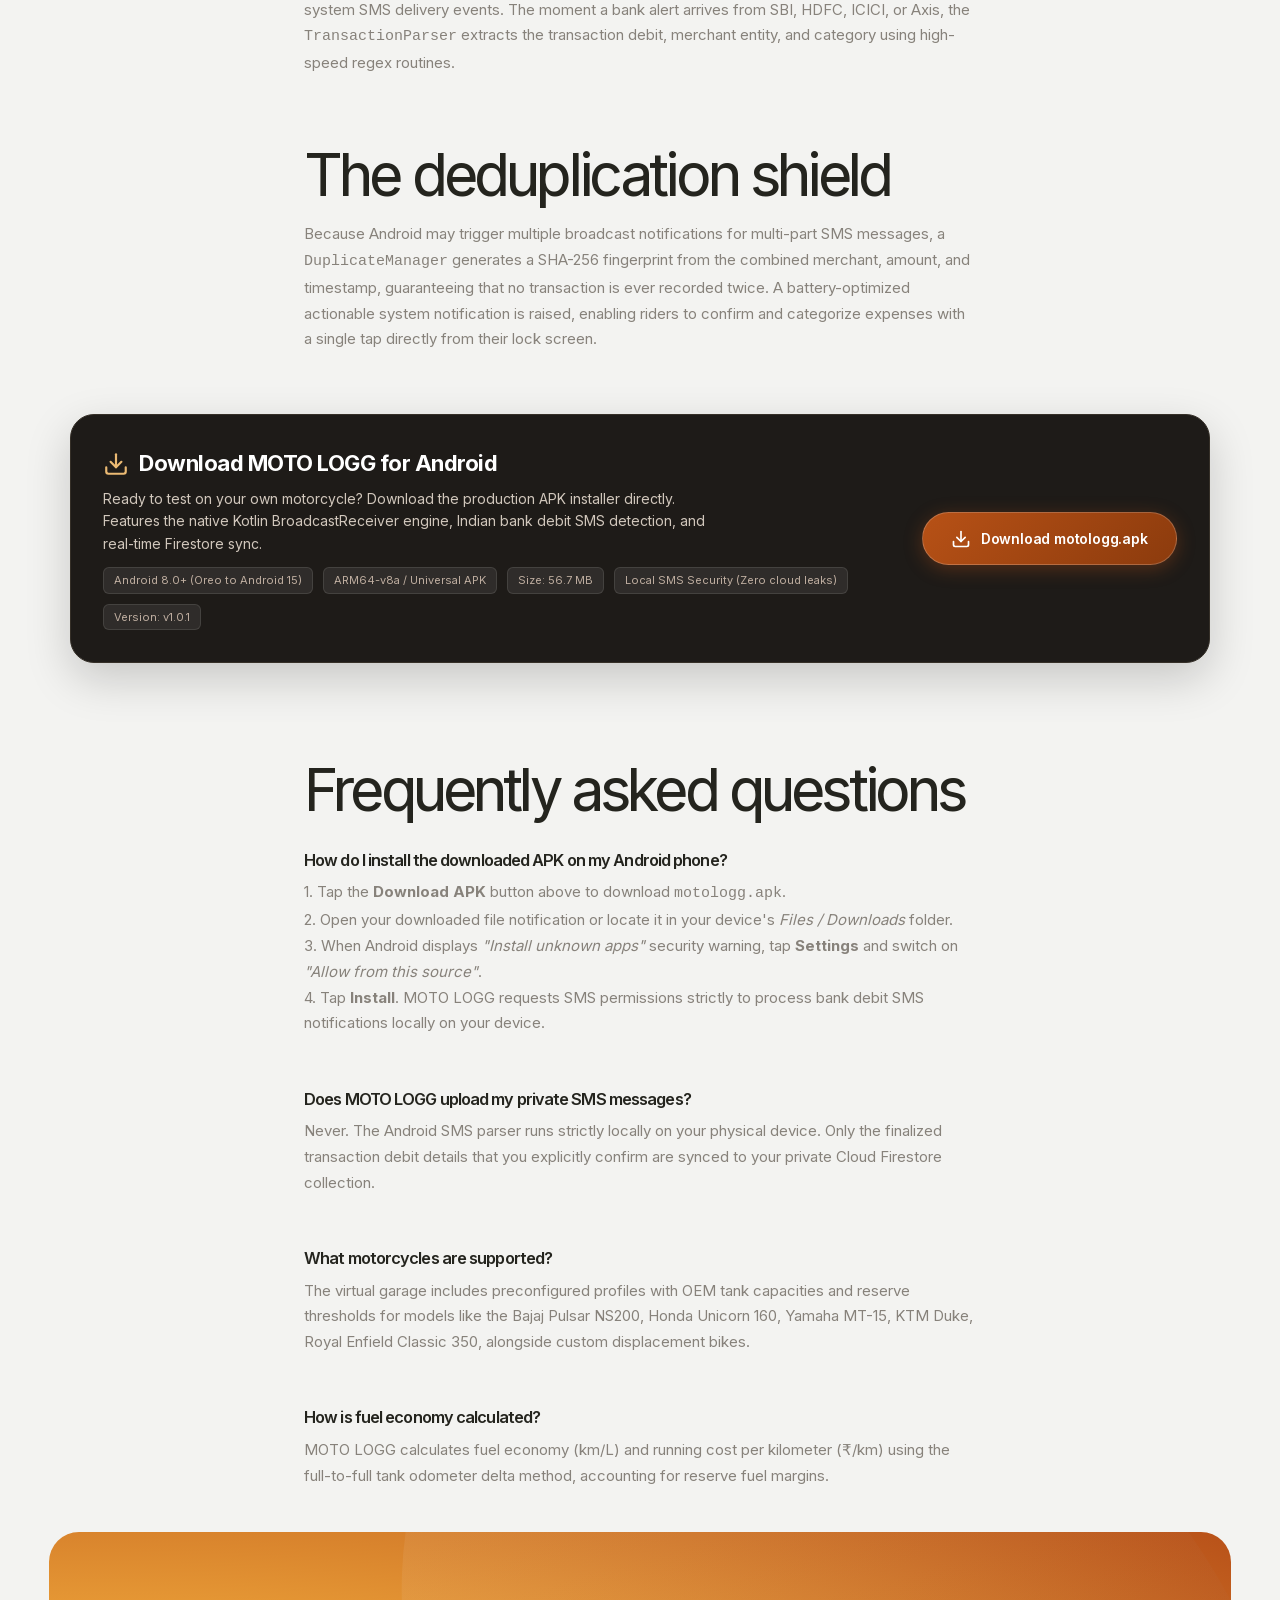
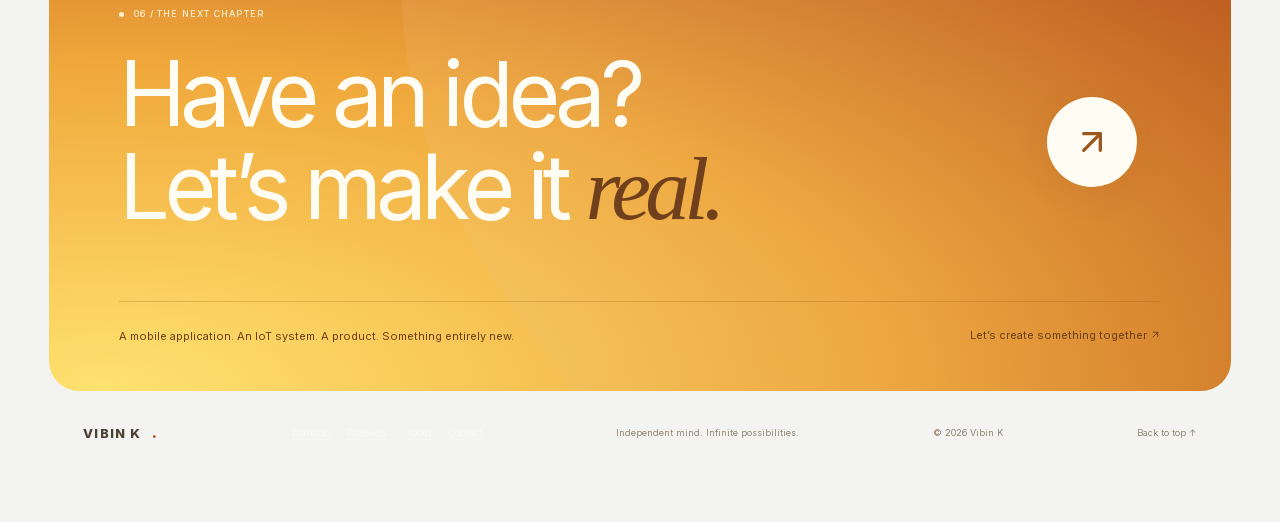
<file: motorlogg.html>
<!DOCTYPE html>
<html lang="en">
<head>
  <meta charset="utf-8"/>
  <meta http-equiv="refresh" content="0; url=products.html"/>
  <link rel="canonical" href="products.html"/>
  <title>Redirecting to MOTO LOGG...</title>
</head>
<body>
  <p>Redirecting to <a href="products.html">MOTO LOGG</a>...</p>
</body>
</html>
</file>
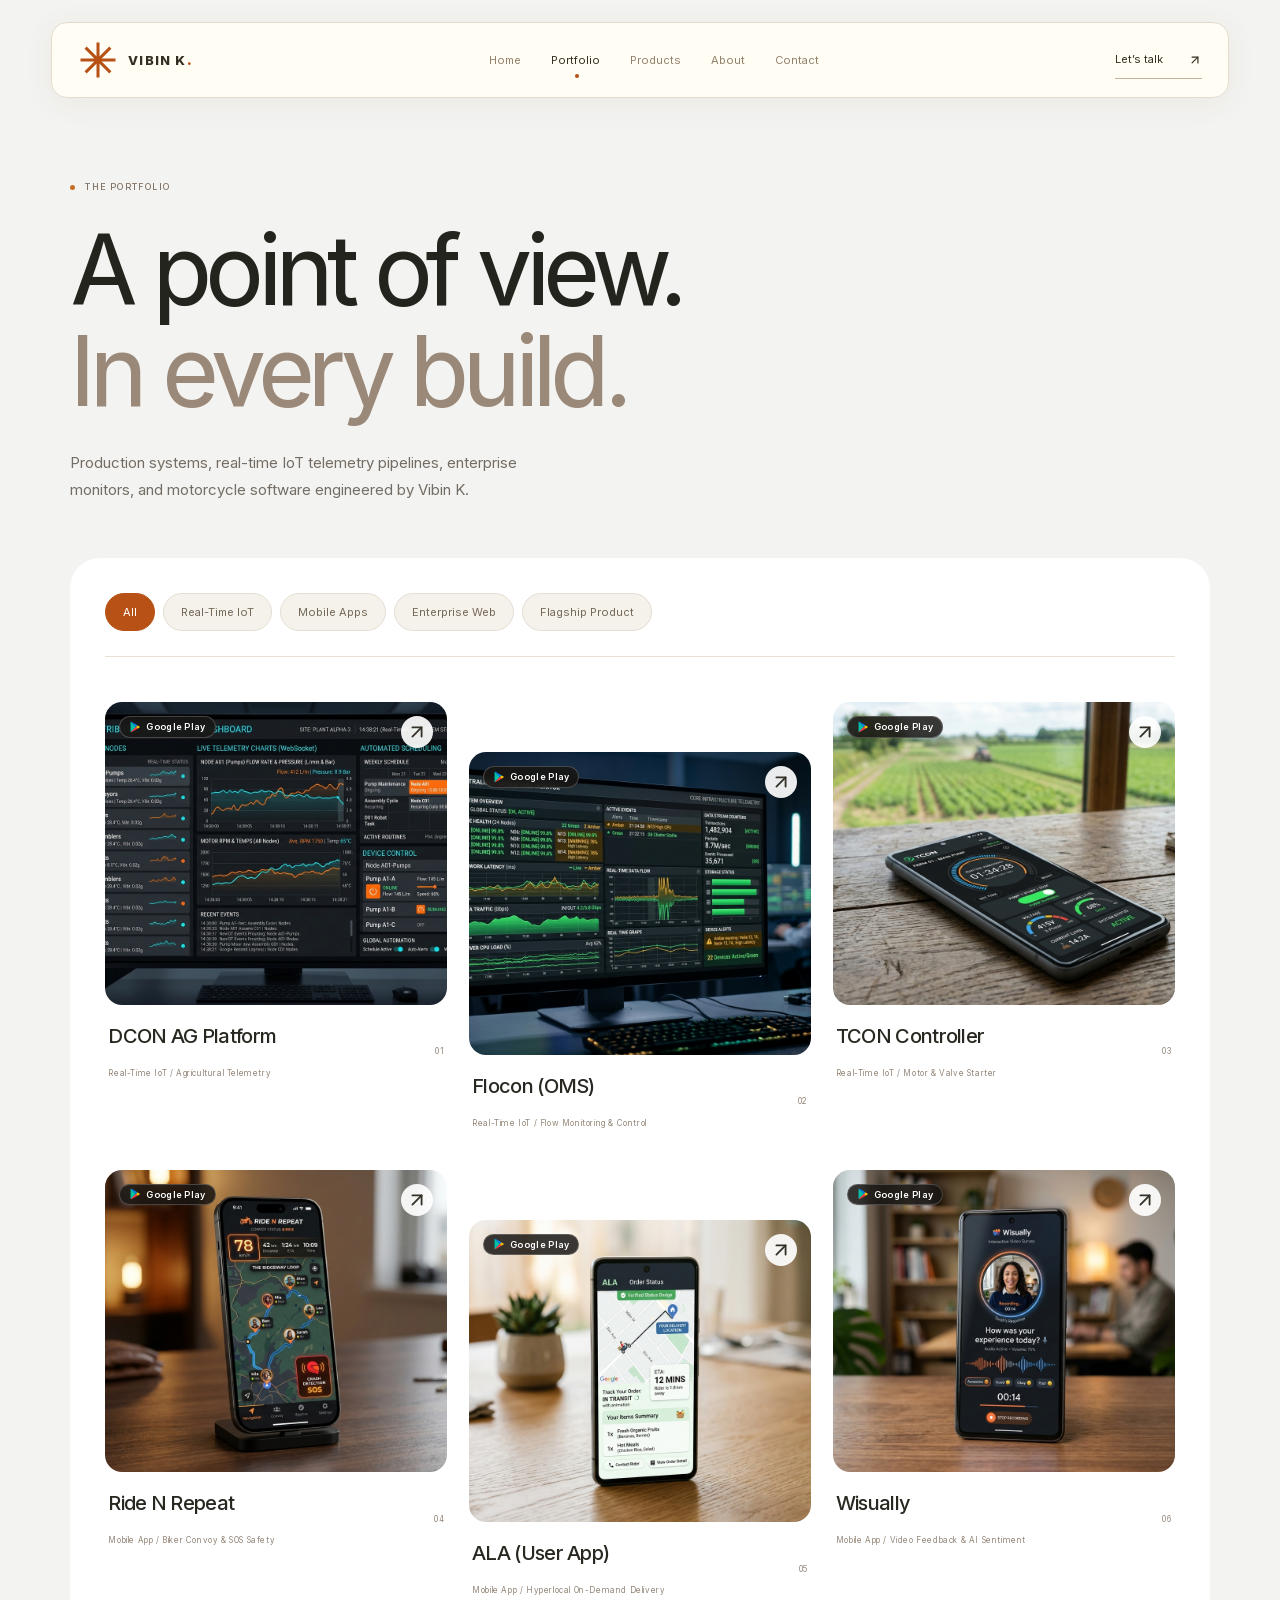
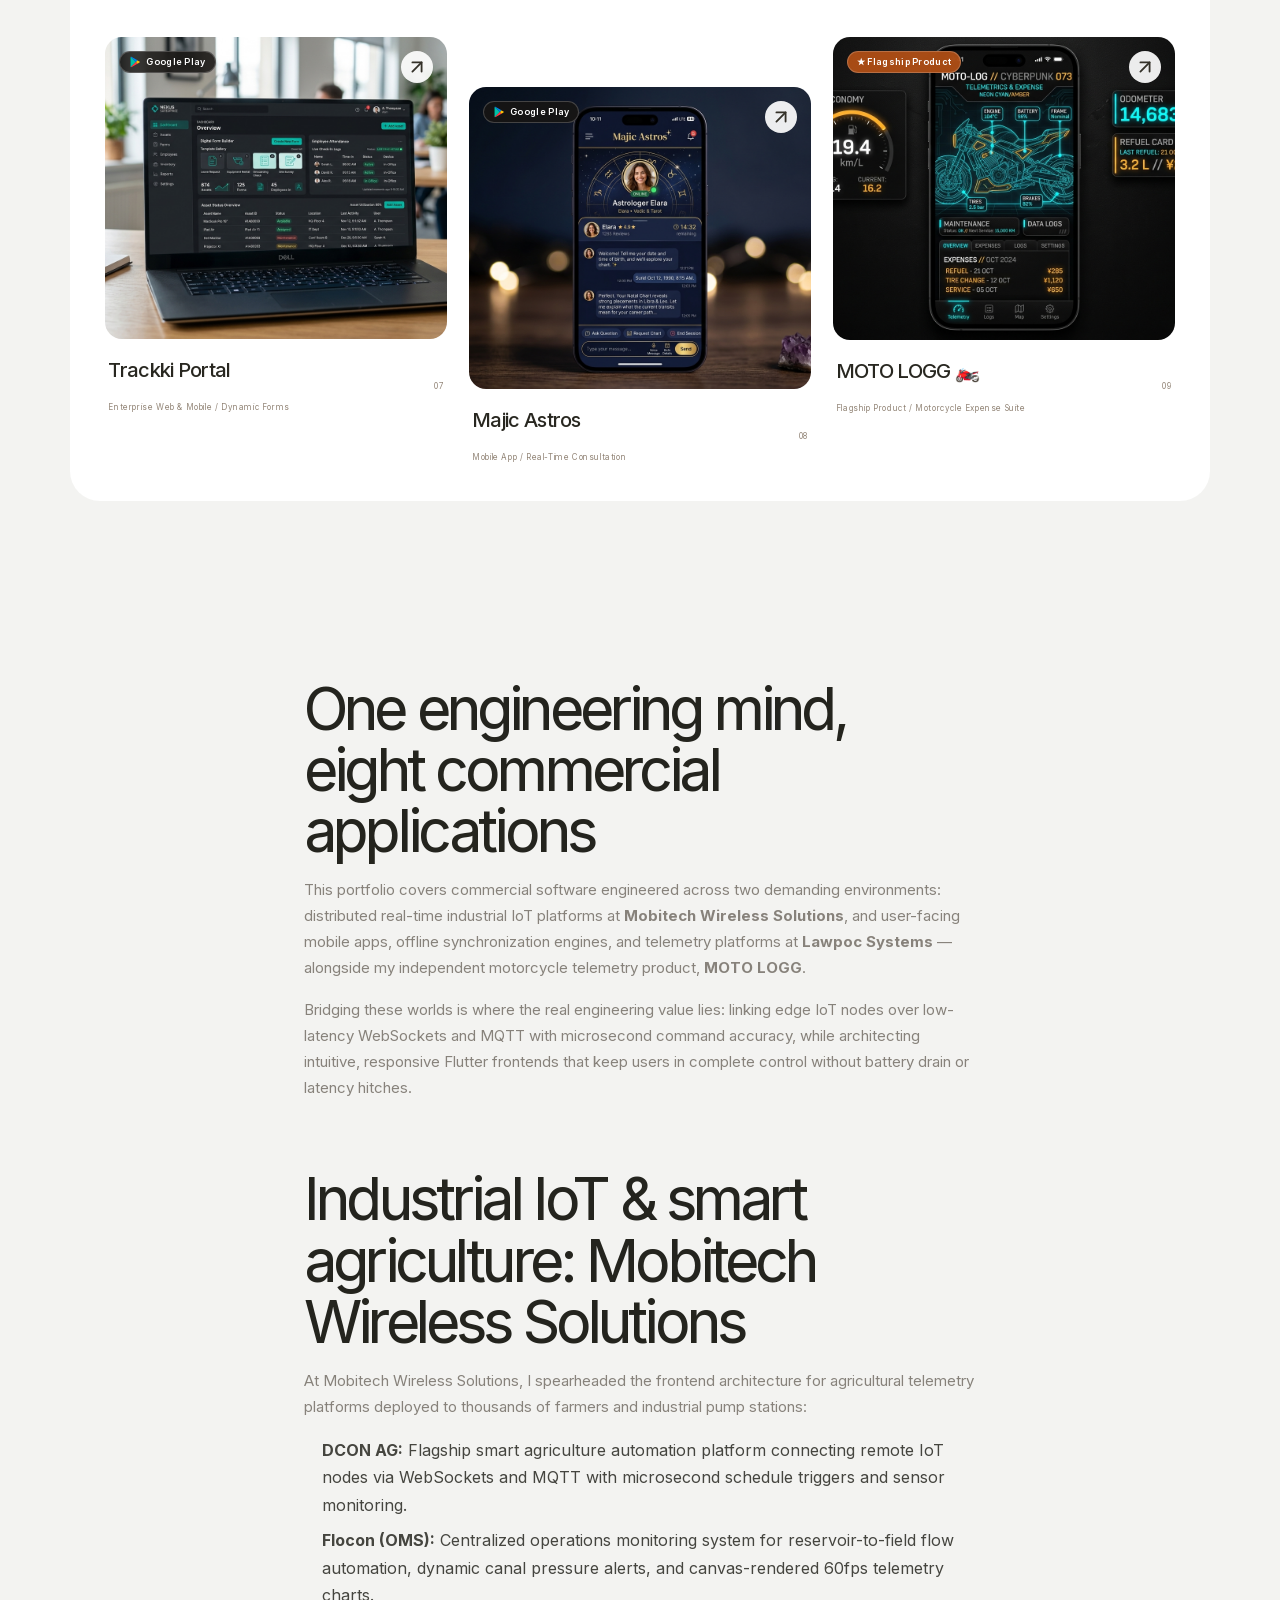
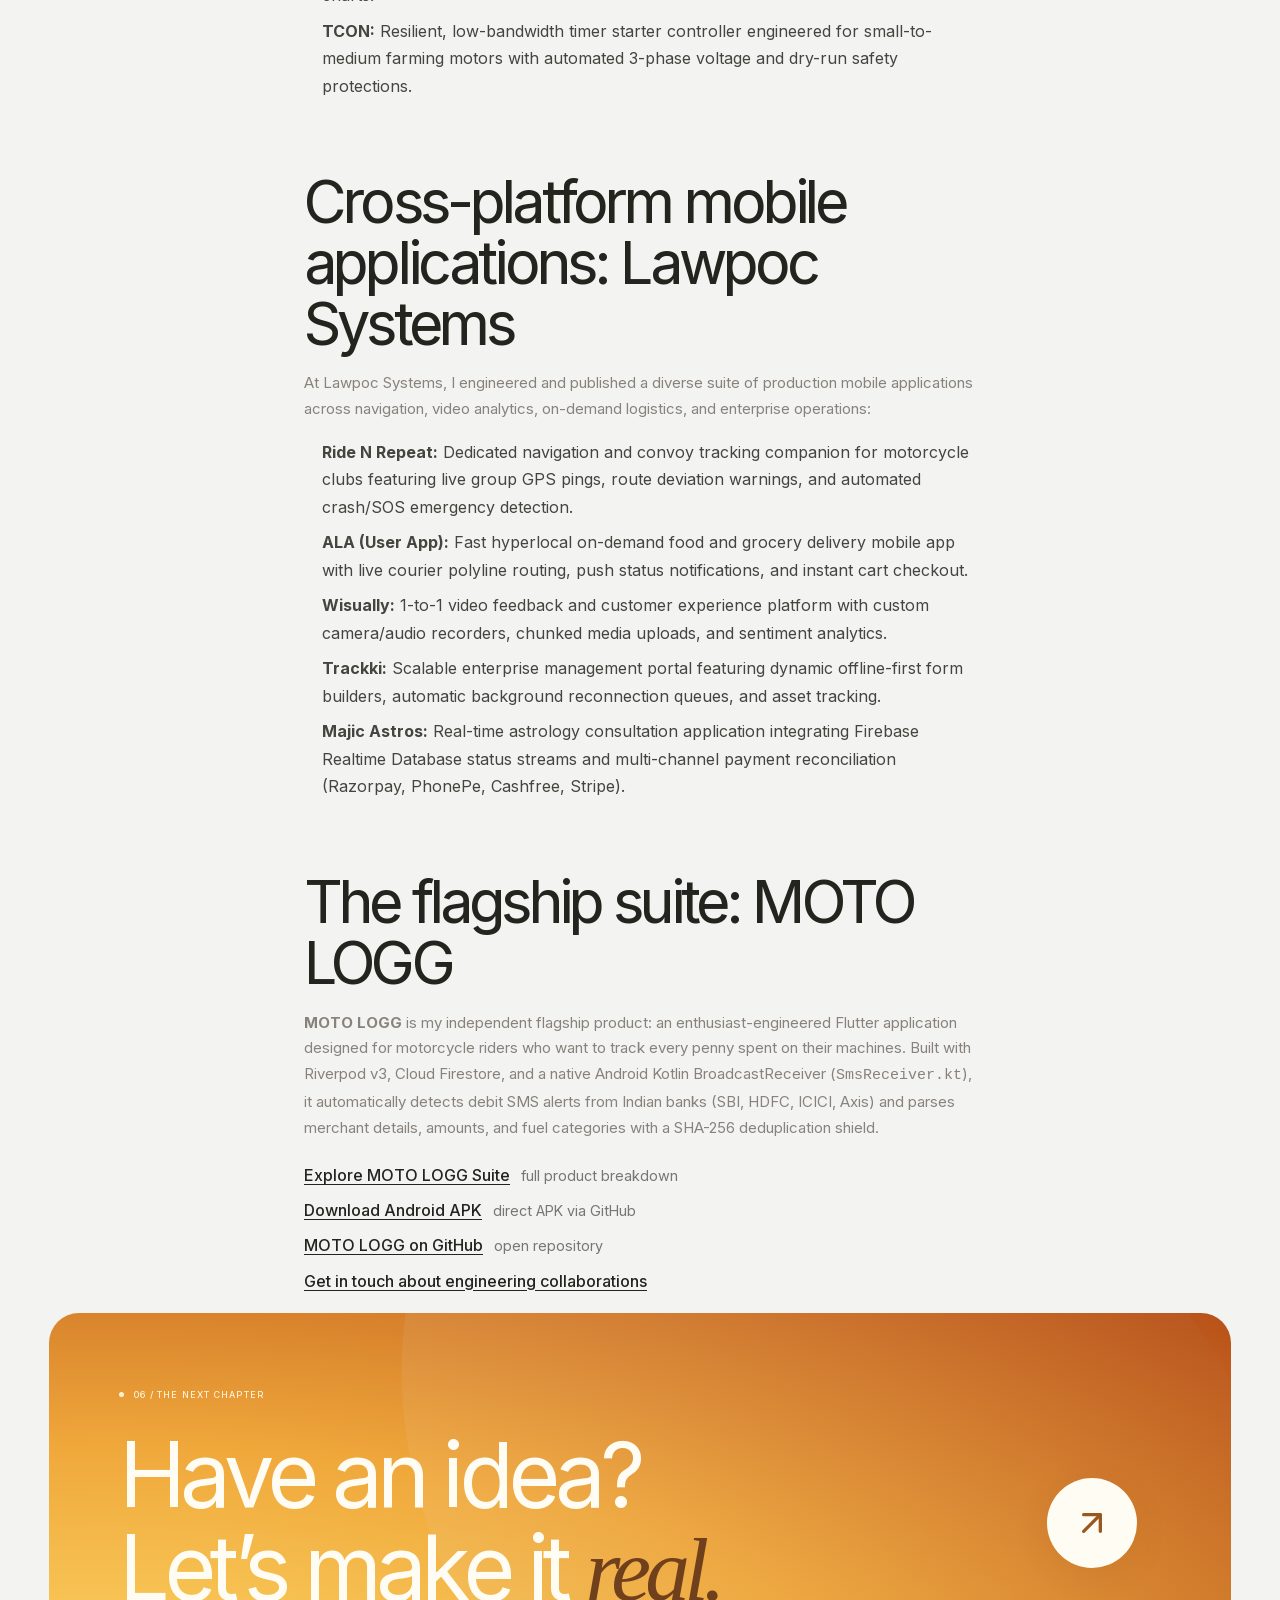
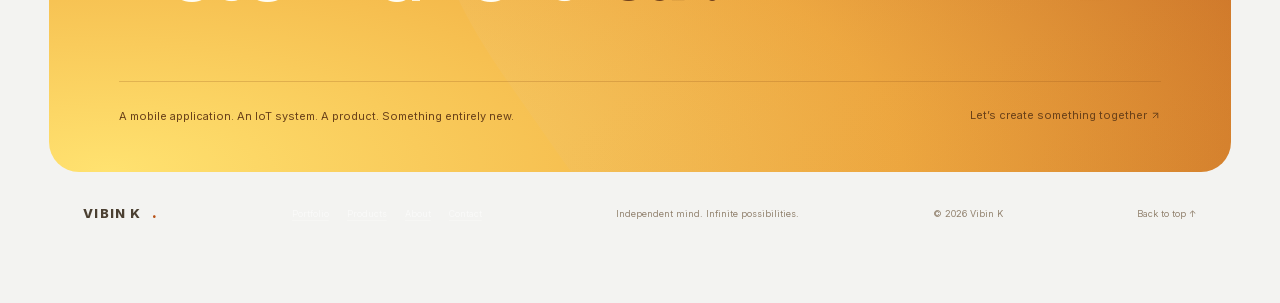
<file: portfolio.html>
<!DOCTYPE html>
<html lang="en" class="scroll-smooth">
<head>
  <meta charset="utf-8"/>
  <meta name="viewport" content="width=device-width, initial-scale=1"/>
  <title>Selected Work · Flutter, Real-Time IoT &amp; Cross-Platform | Vibin K</title>
  <meta name="description" content="Production-grade cross-platform apps, real-time IoT distributed platforms, enterprise monitoring systems, and motorcycle software engineered by Vibin K."/>
  <meta name="theme-color" content="#f3f3f1"/>
  <link rel="shortcut icon" href="favicon.ico"/>
  <link rel="icon" href="favicon.ico" type="image/x-icon" sizes="any"/>
  <link rel="icon" href="icon-192.png" type="image/png" sizes="192x192"/>
  <link rel="icon" href="icon.png" type="image/png" sizes="512x512"/>
  <link rel="apple-touch-icon" href="apple-touch-icon.png"/>
  <link rel="stylesheet" href="css/base.css"/>
  <link rel="stylesheet" href="css/editorial.css"/>
  <link rel="stylesheet" href="css/vibink.css"/>
  <script src="js/main.js" defer></script>
</head>
<body class="min-h-screen flex flex-col bg-[#f3f3f1] text-[#24241e] antialiased selection:bg-amber-500/30 selection:text-amber-200">
  <div class="hub editorial-theme" id="top">
    <a class="skip-link" href="#main">Skip to content</a>

    <!-- Top Navigation Header -->
    <header class="hub-nav home-scrolled-nav">
      <a class="wordmark" aria-label="Vibin K home" href="index.html">
        <span class="brand-symbol">
          <svg width="1em" height="1em" viewBox="0 0 32 32" fill="none" aria-hidden="true" focusable="false">
            <path d="M16 2v28M2 16h28M6.1 6.1l19.8 19.8M6.1 25.9L25.9 6.1" stroke="currentColor" stroke-width="2.4"></path>
          </svg>
        </span>
        <span>VIBIN K<span class="red">.</span></span>
      </a>

      <nav aria-label="Main navigation">
        <a href="index.html">Home</a>
        <a aria-current="page" href="portfolio.html">Portfolio</a>
        <a href="products.html">Products</a>
        <a href="about.html">About</a>
        <a href="contact.html">Contact</a>
      </nav>

      <a class="nav-contact" href="contact.html">
        Let’s talk <svg xmlns="http://www.w3.org/2000/svg" width="14" height="14" viewBox="0 0 24 24" fill="none" stroke="currentColor" stroke-width="2" stroke-linecap="round" stroke-linejoin="round" class="lucide lucide-arrow-up-right"><path d="M7 7h10v10"></path><path d="M7 17 17 7"></path></svg>
      </a>

      <button class="menu-toggle" aria-label="Open menu" aria-expanded="false">
        <svg xmlns="http://www.w3.org/2000/svg" width="24" height="24" viewBox="0 0 24 24" fill="none" stroke="currentColor" stroke-width="2" stroke-linecap="round" stroke-linejoin="round" class="lucide lucide-menu"><line x1="4" x2="20" y1="12" y2="12"></line><line x1="4" x2="20" y1="6" y2="6"></line><line x1="4" x2="20" y1="18" y2="18"></line></svg>
      </button>
    </header>

    <main id="main">
      <div class="page-intro section">
        <div class="eyebrow"><span></span> THE PORTFOLIO</div>
        <h1>A point of view.<br/><span class="muted">In every build.</span></h1>
        <p>Production systems, real-time IoT telemetry pipelines, enterprise monitors, and motorcycle software engineered by Vibin K.</p>
        
        <section class="work-list">
          <div class="filters" aria-label="Filter portfolio">
            <button aria-pressed="true" data-filter="All">All</button>
            <button aria-pressed="false" data-filter="Real-Time IoT">Real-Time IoT</button>
            <button aria-pressed="false" data-filter="Mobile App">Mobile Apps</button>
            <button aria-pressed="false" data-filter="Enterprise Web">Enterprise Web</button>
            <button aria-pressed="false" data-filter="Flagship Product">Flagship Product</button>
          </div>

          <div class="project-grid">
            <!-- 01: DCON AG -->
            <button id="dconag" class="project-card cover-dconag" type="button">
              <div class="project-cover">
                <span class="playstore-tag">
                  <svg width="12" height="12" viewBox="0 0 24 24" fill="none" xmlns="http://www.w3.org/2000/svg"><path d="M3.6 1.8c-.3.3-.5.8-.5 1.4v17.6c0 .6.2 1.1.5 1.4l.1.1 9.9-9.9v-.2L3.7 1.7l-.1.1z" fill="#00C1A6"/><path d="M16.9 15.5l-3.3-3.3v-.2l3.3-3.3.1.1 3.9 2.2c1.1.6 1.1 1.6 0 2.2l-3.9 2.2-.1.1z" fill="#FFC107"/><path d="M13.6 12.2l-9.9 9.9c.4.4 1.1.4 1.8 0l11.4-6.6-3.3-3.3z" fill="#FF3A44"/><path d="M13.6 11.8l3.3-3.3-11.4-6.6c-.7-.4-1.4-.4-1.8 0l9.9 9.9z" fill="#0086F0"/></svg>
                  Google Play
                </span>
                <img src="portfolio/dconag.jpg" alt="DCON AG — IoT Agricultural Automation Platform" loading="lazy" decoding="async"/>
                <span class="project-open"><svg xmlns="http://www.w3.org/2000/svg" width="22" height="22" viewBox="0 0 24 24" fill="none" stroke="currentColor" stroke-width="2" stroke-linecap="round" stroke-linejoin="round" class="lucide lucide-arrow-up-right"><path d="M7 7h10v10"></path><path d="M7 17 17 7"></path></svg></span>
              </div>
              <div class="project-meta">
                <div>
                  <h3>DCON AG Platform</h3>
                  <span>Real-Time IoT / Agricultural Telemetry</span>
                </div>
                <span>01</span>
              </div>
            </button>

            <!-- 02: Flocon (OMS) -->
            <button id="oms" class="project-card cover-oms" type="button">
              <div class="project-cover">
                <span class="playstore-tag">
                  <svg width="12" height="12" viewBox="0 0 24 24" fill="none" xmlns="http://www.w3.org/2000/svg"><path d="M3.6 1.8c-.3.3-.5.8-.5 1.4v17.6c0 .6.2 1.1.5 1.4l.1.1 9.9-9.9v-.2L3.7 1.7l-.1.1z" fill="#00C1A6"/><path d="M16.9 15.5l-3.3-3.3v-.2l3.3-3.3.1.1 3.9 2.2c1.1.6 1.1 1.6 0 2.2l-3.9 2.2-.1.1z" fill="#FFC107"/><path d="M13.6 12.2l-9.9 9.9c.4.4 1.1.4 1.8 0l11.4-6.6-3.3-3.3z" fill="#FF3A44"/><path d="M13.6 11.8l3.3-3.3-11.4-6.6c-.7-.4-1.4-.4-1.8 0l9.9 9.9z" fill="#0086F0"/></svg>
                  Google Play
                </span>
                <img src="portfolio/oms.jpg" alt="Flocon (OMS) — Smart Flow Operations Management System" loading="lazy" decoding="async"/>
                <span class="project-open"><svg xmlns="http://www.w3.org/2000/svg" width="22" height="22" viewBox="0 0 24 24" fill="none" stroke="currentColor" stroke-width="2" stroke-linecap="round" stroke-linejoin="round" class="lucide lucide-arrow-up-right"><path d="M7 7h10v10"></path><path d="M7 17 17 7"></path></svg></span>
              </div>
              <div class="project-meta">
                <div>
                  <h3>Flocon (OMS)</h3>
                  <span>Real-Time IoT / Flow Monitoring &amp; Control</span>
                </div>
                <span>02</span>
              </div>
            </button>

            <!-- 03: TCON -->
            <button id="tcon" class="project-card cover-tcon" type="button">
              <div class="project-cover">
                <span class="playstore-tag">
                  <svg width="12" height="12" viewBox="0 0 24 24" fill="none" xmlns="http://www.w3.org/2000/svg"><path d="M3.6 1.8c-.3.3-.5.8-.5 1.4v17.6c0 .6.2 1.1.5 1.4l.1.1 9.9-9.9v-.2L3.7 1.7l-.1.1z" fill="#00C1A6"/><path d="M16.9 15.5l-3.3-3.3v-.2l3.3-3.3.1.1 3.9 2.2c1.1.6 1.1 1.6 0 2.2l-3.9 2.2-.1.1z" fill="#FFC107"/><path d="M13.6 12.2l-9.9 9.9c.4.4 1.1.4 1.8 0l11.4-6.6-3.3-3.3z" fill="#FF3A44"/><path d="M13.6 11.8l3.3-3.3-11.4-6.6c-.7-.4-1.4-.4-1.8 0l9.9 9.9z" fill="#0086F0"/></svg>
                  Google Play
                </span>
                <img src="portfolio/tcon.jpg" alt="TCON — Smart Agricultural Motor &amp; Irrigation Starter" loading="lazy" decoding="async"/>
                <span class="project-open"><svg xmlns="http://www.w3.org/2000/svg" width="22" height="22" viewBox="0 0 24 24" fill="none" stroke="currentColor" stroke-width="2" stroke-linecap="round" stroke-linejoin="round" class="lucide lucide-arrow-up-right"><path d="M7 7h10v10"></path><path d="M7 17 17 7"></path></svg></span>
              </div>
              <div class="project-meta">
                <div>
                  <h3>TCON Controller</h3>
                  <span>Real-Time IoT / Motor &amp; Valve Starter</span>
                </div>
                <span>03</span>
              </div>
            </button>

            <!-- 04: Ride N Repeat -->
            <button id="ridenrepeat" class="project-card cover-ridenrepeat" type="button">
              <div class="project-cover">
                <span class="playstore-tag">
                  <svg width="12" height="12" viewBox="0 0 24 24" fill="none" xmlns="http://www.w3.org/2000/svg"><path d="M3.6 1.8c-.3.3-.5.8-.5 1.4v17.6c0 .6.2 1.1.5 1.4l.1.1 9.9-9.9v-.2L3.7 1.7l-.1.1z" fill="#00C1A6"/><path d="M16.9 15.5l-3.3-3.3v-.2l3.3-3.3.1.1 3.9 2.2c1.1.6 1.1 1.6 0 2.2l-3.9 2.2-.1.1z" fill="#FFC107"/><path d="M13.6 12.2l-9.9 9.9c.4.4 1.1.4 1.8 0l11.4-6.6-3.3-3.3z" fill="#FF3A44"/><path d="M13.6 11.8l3.3-3.3-11.4-6.6c-.7-.4-1.4-.4-1.8 0l9.9 9.9z" fill="#0086F0"/></svg>
                  Google Play
                </span>
                <img src="portfolio/ridenrepeat.jpg" alt="Ride N Repeat — Motorcycle Convoy Navigation &amp; Safety" loading="lazy" decoding="async"/>
                <span class="project-open"><svg xmlns="http://www.w3.org/2000/svg" width="22" height="22" viewBox="0 0 24 24" fill="none" stroke="currentColor" stroke-width="2" stroke-linecap="round" stroke-linejoin="round" class="lucide lucide-arrow-up-right"><path d="M7 7h10v10"></path><path d="M7 17 17 7"></path></svg></span>
              </div>
              <div class="project-meta">
                <div>
                  <h3>Ride N Repeat</h3>
                  <span>Mobile App / Biker Convoy &amp; SOS Safety</span>
                </div>
                <span>04</span>
              </div>
            </button>

            <!-- 05: ALA (User App) -->
            <button id="ala" class="project-card cover-ala" type="button">
              <div class="project-cover">
                <span class="playstore-tag">
                  <svg width="12" height="12" viewBox="0 0 24 24" fill="none" xmlns="http://www.w3.org/2000/svg"><path d="M3.6 1.8c-.3.3-.5.8-.5 1.4v17.6c0 .6.2 1.1.5 1.4l.1.1 9.9-9.9v-.2L3.7 1.7l-.1.1z" fill="#00C1A6"/><path d="M16.9 15.5l-3.3-3.3v-.2l3.3-3.3.1.1 3.9 2.2c1.1.6 1.1 1.6 0 2.2l-3.9 2.2-.1.1z" fill="#FFC107"/><path d="M13.6 12.2l-9.9 9.9c.4.4 1.1.4 1.8 0l11.4-6.6-3.3-3.3z" fill="#FF3A44"/><path d="M13.6 11.8l3.3-3.3-11.4-6.6c-.7-.4-1.4-.4-1.8 0l9.9 9.9z" fill="#0086F0"/></svg>
                  Google Play
                </span>
                <img src="portfolio/ala.jpg" alt="ALA — Hyperlocal On-Demand Delivery User App" loading="lazy" decoding="async"/>
                <span class="project-open"><svg xmlns="http://www.w3.org/2000/svg" width="22" height="22" viewBox="0 0 24 24" fill="none" stroke="currentColor" stroke-width="2" stroke-linecap="round" stroke-linejoin="round" class="lucide lucide-arrow-up-right"><path d="M7 7h10v10"></path><path d="M7 17 17 7"></path></svg></span>
              </div>
              <div class="project-meta">
                <div>
                  <h3>ALA (User App)</h3>
                  <span>Mobile App / Hyperlocal On-Demand Delivery</span>
                </div>
                <span>05</span>
              </div>
            </button>

            <!-- 06: Wisually -->
            <button id="wisually" class="project-card cover-wisually" type="button">
              <div class="project-cover">
                <span class="playstore-tag">
                  <svg width="12" height="12" viewBox="0 0 24 24" fill="none" xmlns="http://www.w3.org/2000/svg"><path d="M3.6 1.8c-.3.3-.5.8-.5 1.4v17.6c0 .6.2 1.1.5 1.4l.1.1 9.9-9.9v-.2L3.7 1.7l-.1.1z" fill="#00C1A6"/><path d="M16.9 15.5l-3.3-3.3v-.2l3.3-3.3.1.1 3.9 2.2c1.1.6 1.1 1.6 0 2.2l-3.9 2.2-.1.1z" fill="#FFC107"/><path d="M13.6 12.2l-9.9 9.9c.4.4 1.1.4 1.8 0l11.4-6.6-3.3-3.3z" fill="#FF3A44"/><path d="M13.6 11.8l3.3-3.3-11.4-6.6c-.7-.4-1.4-.4-1.8 0l9.9 9.9z" fill="#0086F0"/></svg>
                  Google Play
                </span>
                <img src="portfolio/wisually.jpg" alt="Wisually — 1-to-1 Video Customer Feedback &amp; Surveys" loading="lazy" decoding="async"/>
                <span class="project-open"><svg xmlns="http://www.w3.org/2000/svg" width="22" height="22" viewBox="0 0 24 24" fill="none" stroke="currentColor" stroke-width="2" stroke-linecap="round" stroke-linejoin="round" class="lucide lucide-arrow-up-right"><path d="M7 7h10v10"></path><path d="M7 17 17 7"></path></svg></span>
              </div>
              <div class="project-meta">
                <div>
                  <h3>Wisually</h3>
                  <span>Mobile App / Video Feedback &amp; AI Sentiment</span>
                </div>
                <span>06</span>
              </div>
            </button>

            <!-- 07: Trackki -->
            <button id="trackki" class="project-card cover-trackki" type="button">
              <div class="project-cover">
                <span class="playstore-tag">
                  <svg width="12" height="12" viewBox="0 0 24 24" fill="none" xmlns="http://www.w3.org/2000/svg"><path d="M3.6 1.8c-.3.3-.5.8-.5 1.4v17.6c0 .6.2 1.1.5 1.4l.1.1 9.9-9.9v-.2L3.7 1.7l-.1.1z" fill="#00C1A6"/><path d="M16.9 15.5l-3.3-3.3v-.2l3.3-3.3.1.1 3.9 2.2c1.1.6 1.1 1.6 0 2.2l-3.9 2.2-.1.1z" fill="#FFC107"/><path d="M13.6 12.2l-9.9 9.9c.4.4 1.1.4 1.8 0l11.4-6.6-3.3-3.3z" fill="#FF3A44"/><path d="M13.6 11.8l3.3-3.3-11.4-6.6c-.7-.4-1.4-.4-1.8 0l9.9 9.9z" fill="#0086F0"/></svg>
                  Google Play
                </span>
                <img src="portfolio/trackki.jpg" alt="Trackki — Organization Management Portal" loading="lazy" decoding="async"/>
                <span class="project-open"><svg xmlns="http://www.w3.org/2000/svg" width="22" height="22" viewBox="0 0 24 24" fill="none" stroke="currentColor" stroke-width="2" stroke-linecap="round" stroke-linejoin="round" class="lucide lucide-arrow-up-right"><path d="M7 7h10v10"></path><path d="M7 17 17 7"></path></svg></span>
              </div>
              <div class="project-meta">
                <div>
                  <h3>Trackki Portal</h3>
                  <span>Enterprise Web &amp; Mobile / Dynamic Forms</span>
                </div>
                <span>07</span>
              </div>
            </button>

            <!-- 08: Majic Astros -->
            <button id="majic-astros" class="project-card cover-majic-astros" type="button">
              <div class="project-cover">
                <span class="playstore-tag">
                  <svg width="12" height="12" viewBox="0 0 24 24" fill="none" xmlns="http://www.w3.org/2000/svg"><path d="M3.6 1.8c-.3.3-.5.8-.5 1.4v17.6c0 .6.2 1.1.5 1.4l.1.1 9.9-9.9v-.2L3.7 1.7l-.1.1z" fill="#00C1A6"/><path d="M16.9 15.5l-3.3-3.3v-.2l3.3-3.3.1.1 3.9 2.2c1.1.6 1.1 1.6 0 2.2l-3.9 2.2-.1.1z" fill="#FFC107"/><path d="M13.6 12.2l-9.9 9.9c.4.4 1.1.4 1.8 0l11.4-6.6-3.3-3.3z" fill="#FF3A44"/><path d="M13.6 11.8l3.3-3.3-11.4-6.6c-.7-.4-1.4-.4-1.8 0l9.9 9.9z" fill="#0086F0"/></svg>
                  Google Play
                </span>
                <img src="portfolio/majic-astros.jpg" alt="Majic Astros — Consultation Mobile App" loading="lazy" decoding="async"/>
                <span class="project-open"><svg xmlns="http://www.w3.org/2000/svg" width="22" height="22" viewBox="0 0 24 24" fill="none" stroke="currentColor" stroke-width="2" stroke-linecap="round" stroke-linejoin="round" class="lucide lucide-arrow-up-right"><path d="M7 7h10v10"></path><path d="M7 17 17 7"></path></svg></span>
              </div>
              <div class="project-meta">
                <div>
                  <h3>Majic Astros</h3>
                  <span>Mobile App / Real-Time Consultation</span>
                </div>
                <span>08</span>
              </div>
            </button>

            <!-- 09: MOTO LOGG -->
            <button id="motologg" class="project-card cover-motologg" type="button">
              <div class="project-cover">
                <span class="playstore-tag" style="background: rgba(183, 81, 22, 0.9);">
                  ★ Flagship Product
                </span>
                <img src="portfolio/motologg-showcase.jpg" alt="MOTO LOGG Motorcycle Expense &amp; SMS Suite" loading="lazy" decoding="async"/>
                <span class="project-open"><svg xmlns="http://www.w3.org/2000/svg" width="22" height="22" viewBox="0 0 24 24" fill="none" stroke="currentColor" stroke-width="2" stroke-linecap="round" stroke-linejoin="round" class="lucide lucide-arrow-up-right"><path d="M7 7h10v10"></path><path d="M7 17 17 7"></path></svg></span>
              </div>
              <div class="project-meta">
                <div>
                  <h3>MOTO LOGG 🏍️</h3>
                  <span>Flagship Product / Motorcycle Expense Suite</span>
                </div>
                <span>09</span>
              </div>
            </button>
          </div>

          <dialog class="project-dialog" aria-labelledby="project-dialog-title"></dialog>
        </section>
      </div>

      <!-- PROSE EDITORIAL ESSAY -->
      <section class="hub-prose" aria-labelledby="the-practice">
        <h2 id="the-practice">One engineering mind, eight commercial applications</h2>
        <p>This portfolio covers commercial software engineered across two demanding environments: distributed real-time industrial IoT platforms at <strong>Mobitech Wireless Solutions</strong>, and user-facing mobile apps, offline synchronization engines, and telemetry platforms at <strong>Lawpoc Systems</strong> — alongside my independent motorcycle telemetry product, <strong>MOTO LOGG</strong>.</p>
        <p>Bridging these worlds is where the real engineering value lies: linking edge IoT nodes over low-latency WebSockets and MQTT with microsecond command accuracy, while architecting intuitive, responsive Flutter frontends that keep users in complete control without battery drain or latency hitches.</p>
      </section>

      <section class="hub-prose" aria-labelledby="iot-telemetry">
        <h2 id="iot-telemetry">Industrial IoT &amp; smart agriculture: Mobitech Wireless Solutions</h2>
        <p>At Mobitech Wireless Solutions, I spearheaded the frontend architecture for agricultural telemetry platforms deployed to thousands of farmers and industrial pump stations:</p>
        <ul>
          <li><strong>DCON AG:</strong> Flagship smart agriculture automation platform connecting remote IoT nodes via WebSockets and MQTT with microsecond schedule triggers and sensor monitoring.</li>
          <li><strong>Flocon (OMS):</strong> Centralized operations monitoring system for reservoir-to-field flow automation, dynamic canal pressure alerts, and canvas-rendered 60fps telemetry charts.</li>
          <li><strong>TCON:</strong> Resilient, low-bandwidth timer starter controller engineered for small-to-medium farming motors with automated 3-phase voltage and dry-run safety protections.</li>
        </ul>
      </section>

      <section class="hub-prose" aria-labelledby="mobile-apps">
        <h2 id="mobile-apps">Cross-platform mobile applications: Lawpoc Systems</h2>
        <p>At Lawpoc Systems, I engineered and published a diverse suite of production mobile applications across navigation, video analytics, on-demand logistics, and enterprise operations:</p>
        <ul>
          <li><strong>Ride N Repeat:</strong> Dedicated navigation and convoy tracking companion for motorcycle clubs featuring live group GPS pings, route deviation warnings, and automated crash/SOS emergency detection.</li>
          <li><strong>ALA (User App):</strong> Fast hyperlocal on-demand food and grocery delivery mobile app with live courier polyline routing, push status notifications, and instant cart checkout.</li>
          <li><strong>Wisually:</strong> 1-to-1 video feedback and customer experience platform with custom camera/audio recorders, chunked media uploads, and sentiment analytics.</li>
          <li><strong>Trackki:</strong> Scalable enterprise management portal featuring dynamic offline-first form builders, automatic background reconnection queues, and asset tracking.</li>
          <li><strong>Majic Astros:</strong> Real-time astrology consultation application integrating Firebase Realtime Database status streams and multi-channel payment reconciliation (Razorpay, PhonePe, Cashfree, Stripe).</li>
        </ul>
      </section>

      <section class="hub-prose" aria-labelledby="flagship-suite">
        <h2 id="flagship-suite">The flagship suite: MOTO LOGG</h2>
        <p><strong>MOTO LOGG</strong> is my independent flagship product: an enthusiast-engineered Flutter application designed for motorcycle riders who want to track every penny spent on their machines. Built with Riverpod v3, Cloud Firestore, and a native Android Kotlin BroadcastReceiver (<code>SmsReceiver.kt</code>), it automatically detects debit SMS alerts from Indian banks (SBI, HDFC, ICICI, Axis) and parses merchant details, amounts, and fuel categories with a SHA-256 deduplication shield.</p>
        <ul class="hub-prose-links">
          <li><a href="products.html">Explore MOTO LOGG Suite</a><span>full product breakdown</span></li>
          <li><a href="https://github.com/VIBINK0/moto_logg/releases/latest/download/motologg.apk" target="_blank" rel="noopener noreferrer">Download Android APK</a><span>direct APK via GitHub</span></li>
          <li><a href="https://github.com/VIBINK0/moto_logg" target="_blank" rel="noopener noreferrer">MOTO LOGG on GitHub</a><span>open repository</span></li>
          <li><a href="contact.html">Get in touch about engineering collaborations</a></li>
        </ul>
      </section>

      <!-- SECTION: CONTACT CTA -->
      <section class="section contact-cta">
        <div class="eyebrow"><span></span> 06 / THE NEXT CHAPTER</div>
        <h2>Have an idea?<br/>Let’s make it <em>real.</em></h2>
        <a class="contact-arrow" aria-label="Start a conversation" href="contact.html">
          <svg xmlns="http://www.w3.org/2000/svg" width="24" height="24" viewBox="0 0 24 24" fill="none" stroke="currentColor" stroke-width="2" stroke-linecap="round" stroke-linejoin="round" class="lucide lucide-arrow-up-right"><path d="M7 7h10v10"></path><path d="M7 17 17 7"></path></svg>
        </a>
        <div class="cta-bottom">
          <p>A mobile application. An IoT system. A product. Something entirely new.</p>
          <a href="contact.html">Let’s create something together <svg xmlns="http://www.w3.org/2000/svg" width="24" height="24" viewBox="0 0 24 24" fill="none" stroke="currentColor" stroke-width="2" stroke-linecap="round" stroke-linejoin="round" class="lucide lucide-arrow-up-right inline-arrow" aria-hidden="true"><path d="M7 7h10v10"></path><path d="M7 17 17 7"></path></svg></a>
        </div>
      </section>
    </main>

    <!-- FOOTER -->
    <footer class="hub-footer">
      <a class="wordmark" href="index.html">VIBIN K<span class="red">.</span></a>
      <nav class="hub-footer-links" aria-label="More">
        <a href="portfolio.html">Portfolio</a>
        <a href="products.html">Products</a>
        <a href="about.html">About</a>
        <a href="contact.html">Contact</a>
      </nav>
      <span>Independent mind. Infinite possibilities.</span>
      <span>© 2026 Vibin K</span>
      <a href="#top">Back to top ↑</a>
    </footer>
  </div>
</body>
</html>
</file>
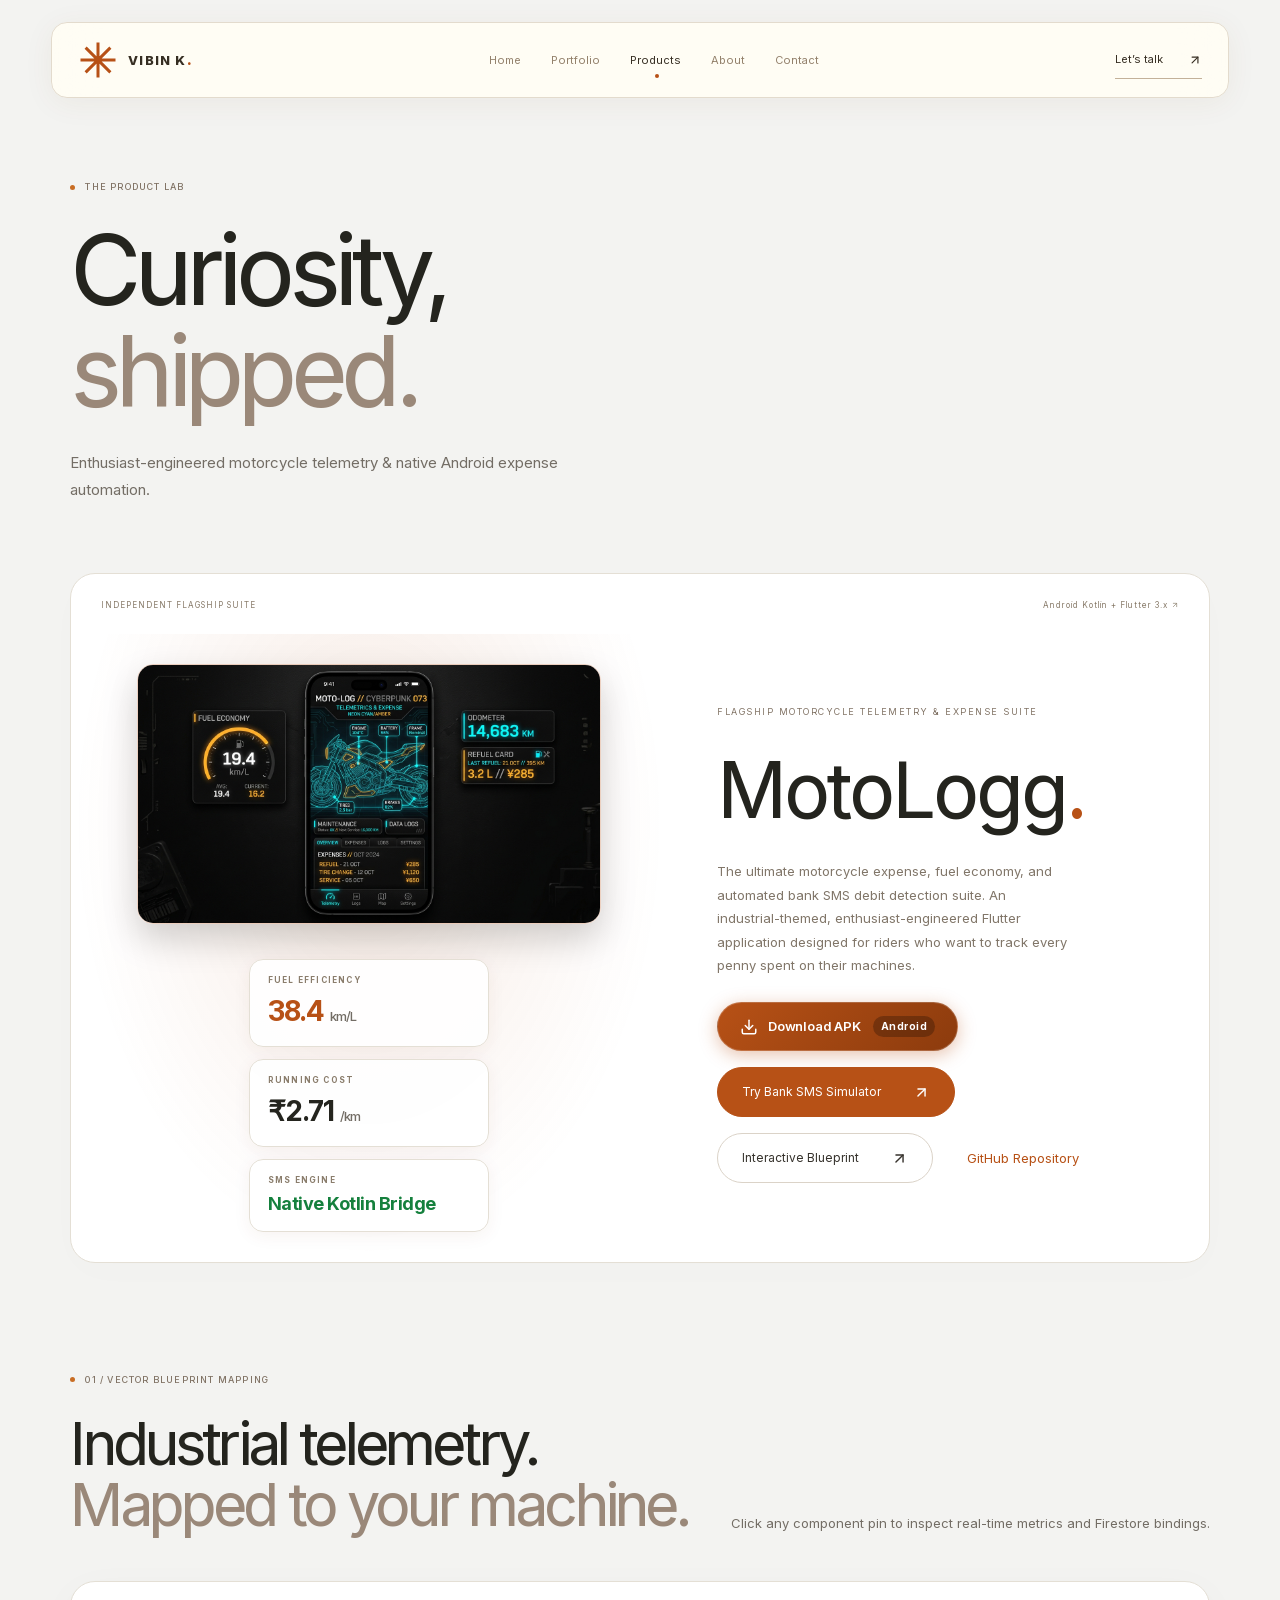
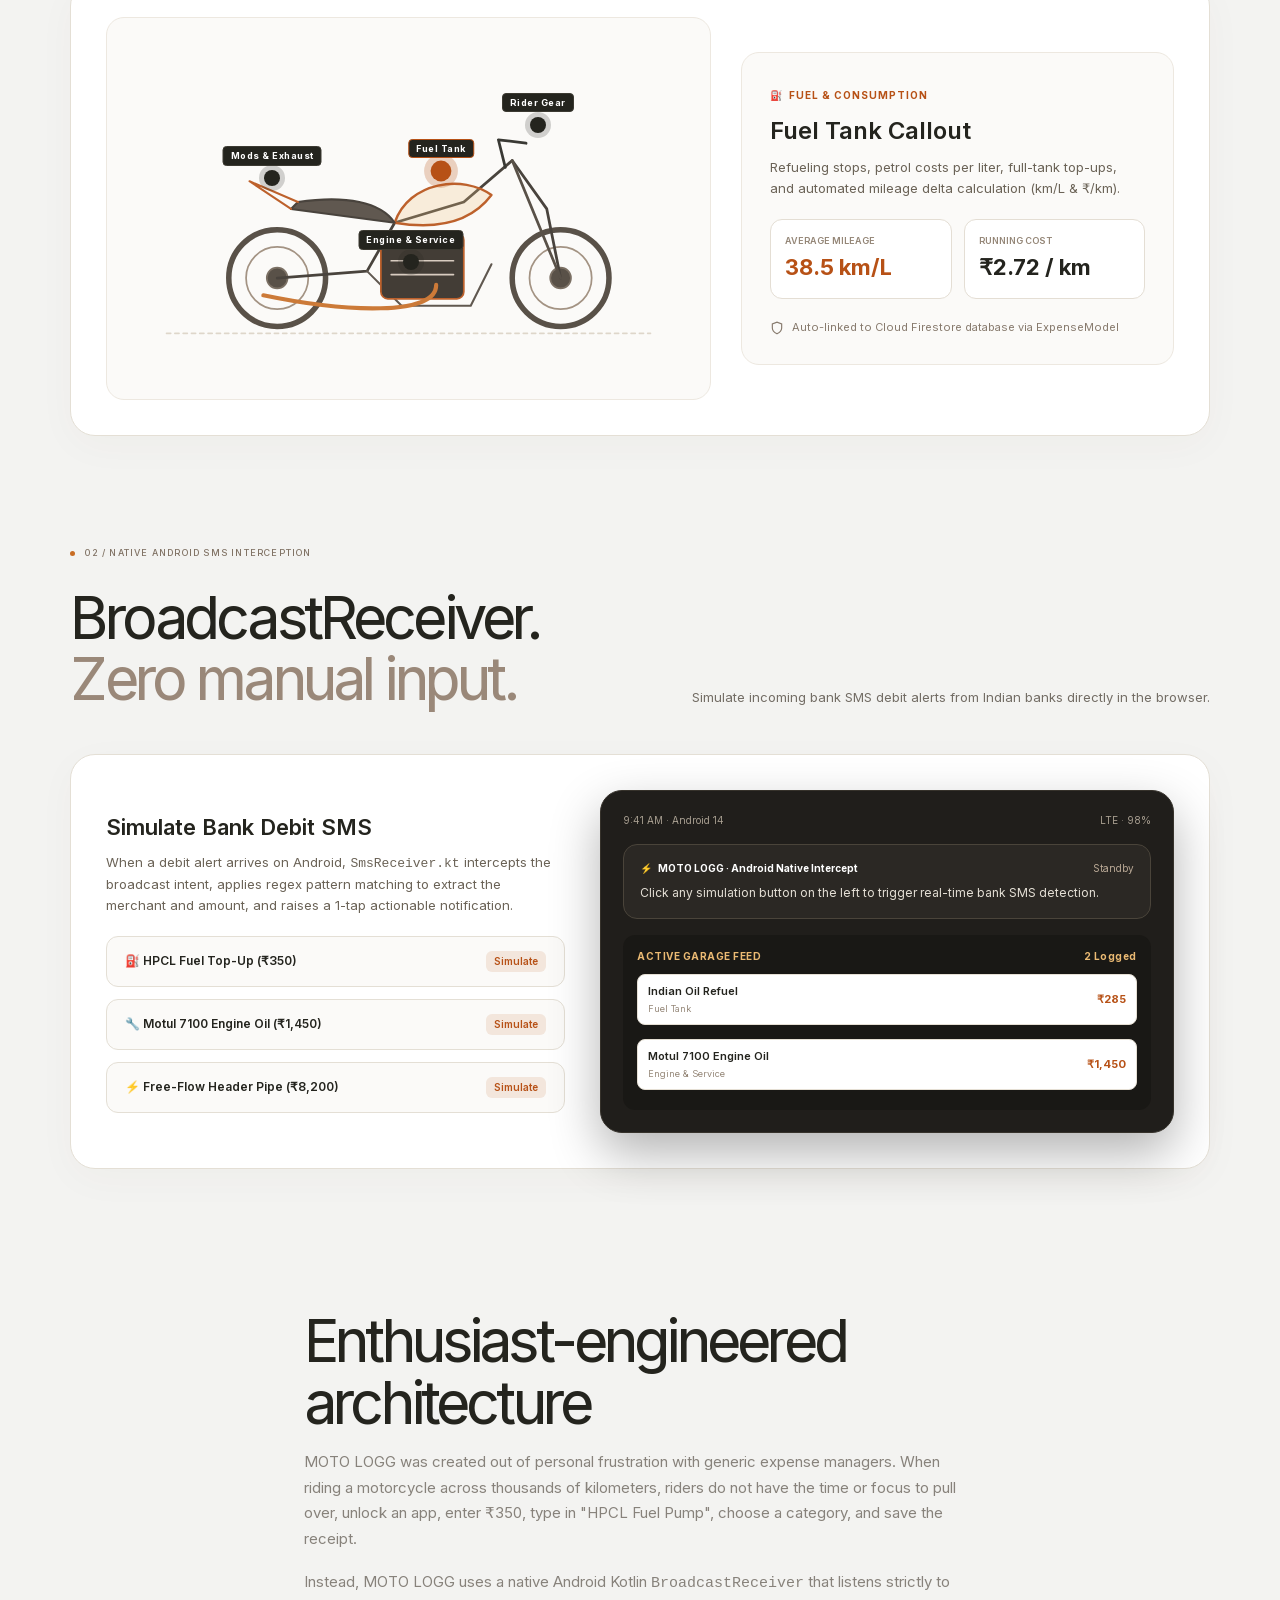
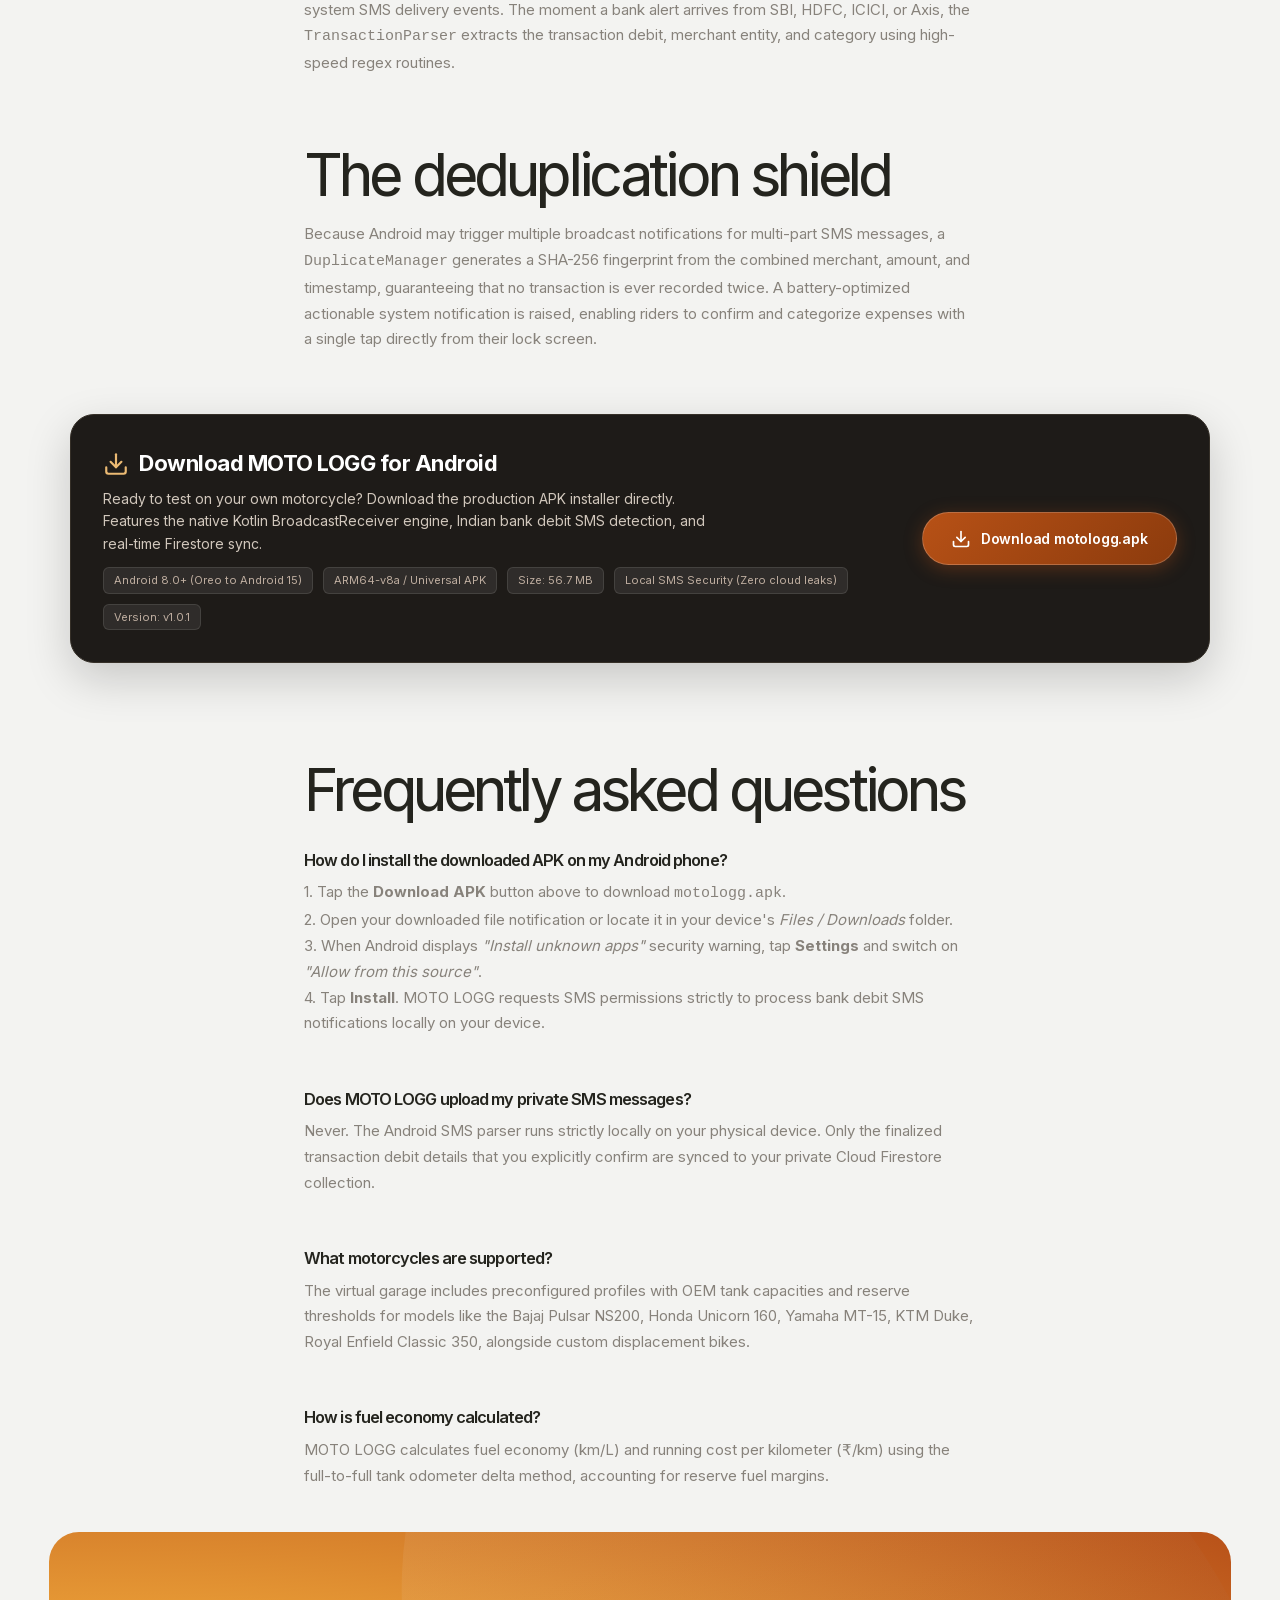
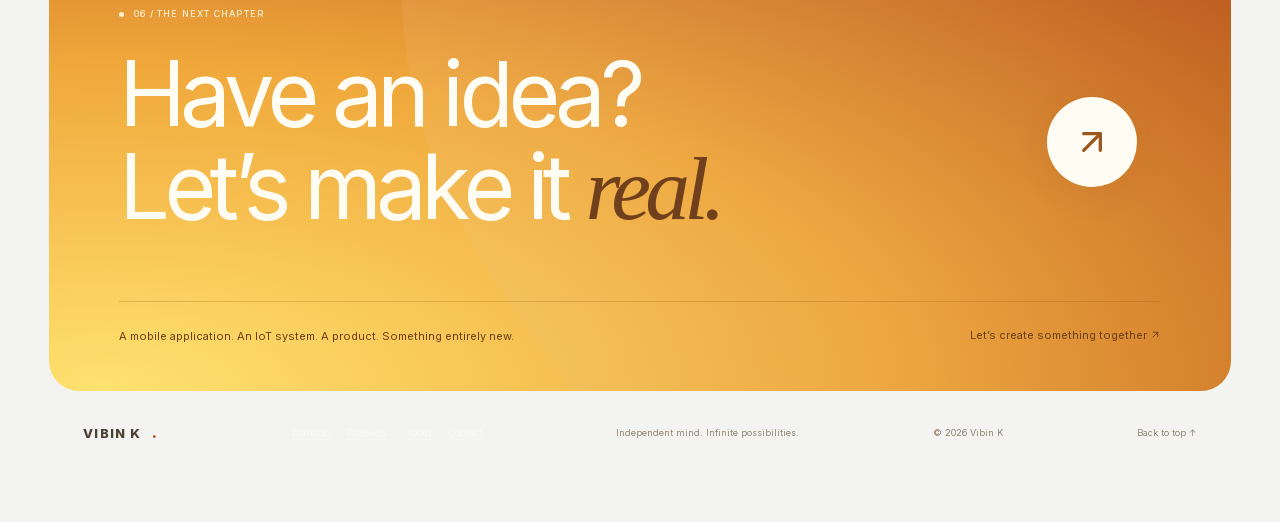
<file: products.html>
<!DOCTYPE html>
<html lang="en" class="scroll-smooth">
<head>
  <meta charset="utf-8"/>
  <meta name="viewport" content="width=device-width, initial-scale=1"/>
  <title>MOTO LOGG 🏍️ · The Ultimate Motorcycle Expense Suite | Vibin K</title>
  <meta name="description" content="MOTO LOGG is an industrial-themed motorcycle expense, fuel economy (km/L &amp; ₹/km), and automated Android bank SMS detection suite engineered by Vibin K."/>
  <meta name="theme-color" content="#f3f3f1"/>
  <link rel="shortcut icon" href="favicon.ico"/>
  <link rel="icon" href="favicon.ico" type="image/x-icon" sizes="any"/>
  <link rel="icon" href="icon-192.png" type="image/png" sizes="192x192"/>
  <link rel="icon" href="icon.png" type="image/png" sizes="512x512"/>
  <link rel="apple-touch-icon" href="apple-touch-icon.png"/>
  <link rel="stylesheet" href="css/base.css"/>
  <link rel="stylesheet" href="css/editorial.css"/>
  <link rel="stylesheet" href="css/vibink.css"/>
  <script src="js/main.js" defer></script>
</head>
<body class="min-h-screen flex flex-col bg-[#f3f3f1] text-[#24241e] antialiased selection:bg-amber-500/30 selection:text-amber-200">
  <div class="hub editorial-theme" id="top">
    <a class="skip-link" href="#main">Skip to content</a>

    <!-- Top Navigation Header -->
    <header class="hub-nav home-scrolled-nav">
      <a class="wordmark" aria-label="Vibin K home" href="index.html">
        <span class="brand-symbol">
          <svg width="1em" height="1em" viewBox="0 0 32 32" fill="none" aria-hidden="true" focusable="false">
            <path d="M16 2v28M2 16h28M6.1 6.1l19.8 19.8M6.1 25.9L25.9 6.1" stroke="currentColor" stroke-width="2.4"></path>
          </svg>
        </span>
        <span>VIBIN K<span class="red">.</span></span>
      </a>

      <nav aria-label="Main navigation">
        <a href="index.html">Home</a>
        <a href="portfolio.html">Portfolio</a>
        <a aria-current="page" href="products.html">Products</a>
        <a href="about.html">About</a>
        <a href="contact.html">Contact</a>
      </nav>

      <a class="nav-contact" href="contact.html">
        Let’s talk <svg xmlns="http://www.w3.org/2000/svg" width="14" height="14" viewBox="0 0 24 24" fill="none" stroke="currentColor" stroke-width="2" stroke-linecap="round" stroke-linejoin="round" class="lucide lucide-arrow-up-right"><path d="M7 7h10v10"></path><path d="M7 17 17 7"></path></svg>
      </a>

      <button class="menu-toggle" aria-label="Open menu" aria-expanded="false">
        <svg xmlns="http://www.w3.org/2000/svg" width="24" height="24" viewBox="0 0 24 24" fill="none" stroke="currentColor" stroke-width="2" stroke-linecap="round" stroke-linejoin="round" class="lucide lucide-menu"><line x1="4" x2="20" y1="12" y2="12"></line><line x1="4" x2="20" y1="6" y2="6"></line><line x1="4" x2="20" y1="18" y2="18"></line></svg>
      </button>
    </header>

    <main id="main">
      <div class="page-intro section">
        <div class="eyebrow"><span></span> THE PRODUCT LAB</div>
        <h1>Curiosity,<br/><span class="muted">shipped.</span></h1>
        <p>Enthusiast-engineered motorcycle telemetry &amp; native Android expense automation.</p>

        <!-- SINGLE PRODUCT SHOWCASE: MOTO LOGG -->
        <section class="product-showcase full" id="details">
          <div class="product-grid" style="grid-template-columns: 1fr;">
            <article class="gateway motologg-gateway">
              <div class="gateway-top">
                <span>INDEPENDENT FLAGSHIP SUITE</span>
                <span>Android Kotlin + Flutter 3.x <svg xmlns="http://www.w3.org/2000/svg" width="24" height="24" viewBox="0 0 24 24" fill="none" stroke="currentColor" stroke-width="2" stroke-linecap="round" stroke-linejoin="round" class="lucide lucide-arrow-up-right inline-arrow" aria-hidden="true"><path d="M7 7h10v10"></path><path d="M7 17 17 7"></path></svg></span>
              </div>
              <div class="product-visual" style="height: auto; min-height: 320px; background: radial-gradient(ellipse at 50% 30%, rgba(183, 81, 22, 0.12), transparent 70%); display: flex; align-items: center; justify-content: center; padding: 30px;">
                <div style="display: flex; align-items: center; gap: 35px; flex-wrap: wrap; justify-content: center; width: 100%;">
                  <img src="portfolio/motologg-showcase.jpg" alt="MOTO LOGG Industrial UI" style="max-height: 260px; border-radius: 16px; box-shadow: 0 15px 35px rgba(0,0,0,0.18); border: 1px solid rgba(183, 81, 22, 0.25); object-fit: cover;"/>
                  <div style="display: flex; flex-direction: column; gap: 12px; min-width: 240px;">
                    <div style="background: rgba(255,255,255,0.95); border: 1px solid #e4dfd5; border-radius: 14px; padding: 14px 18px; box-shadow: 0 4px 18px rgba(113, 52, 10, 0.06);">
                      <span style="font-size: 8px; color: #8a7d6c; letter-spacing: 1.2px; font-weight: 700; text-transform: uppercase; display: block; margin-bottom: 4px;">FUEL EFFICIENCY</span>
                      <strong style="font-size: 28px; font-weight: 700; color: #b75116; letter-spacing: -1px; display: block;">38.4 <small style="font-size: 13px; font-weight: 500; color: #736d65;">km/L</small></strong>
                    </div>
                    <div style="background: rgba(255,255,255,0.95); border: 1px solid #e4dfd5; border-radius: 14px; padding: 14px 18px; box-shadow: 0 4px 18px rgba(113, 52, 10, 0.06);">
                      <span style="font-size: 8px; color: #8a7d6c; letter-spacing: 1.2px; font-weight: 700; text-transform: uppercase; display: block; margin-bottom: 4px;">RUNNING COST</span>
                      <strong style="font-size: 28px; font-weight: 700; color: #24241e; letter-spacing: -1px; display: block;">₹2.71 <small style="font-size: 13px; font-weight: 500; color: #736d65;">/km</small></strong>
                    </div>
                    <div style="background: rgba(255,255,255,0.95); border: 1px solid #e4dfd5; border-radius: 14px; padding: 14px 18px; box-shadow: 0 4px 18px rgba(113, 52, 10, 0.06);">
                      <span style="font-size: 8px; color: #8a7d6c; letter-spacing: 1.2px; font-weight: 700; text-transform: uppercase; display: block; margin-bottom: 4px;">SMS ENGINE</span>
                      <strong style="font-size: 18px; font-weight: 700; color: #15803d; letter-spacing: -0.5px; display: block;">Native Kotlin Bridge</strong>
                    </div>
                  </div>
                </div>
              </div>
              <div class="gateway-content">
                <span class="small-note">FLAGSHIP MOTORCYCLE TELEMETRY &amp; EXPENSE SUITE</span>
                <h3>MotoLogg<span class="red">.</span></h3>
                <p>The ultimate motorcycle expense, fuel economy, and automated bank SMS debit detection suite. An industrial-themed, enthusiast-engineered Flutter application designed for riders who want to track every penny spent on their machines.</p>
                <div style="display: flex; align-items: center; gap: 16px; flex-wrap: wrap;">
                  <a class="button-apk" href="https://github.com/VIBINK0/moto_logg/releases/latest/download/motologg.apk" target="_blank" rel="noopener noreferrer" title="Download Android APK via GitHub Releases">
                    <svg xmlns="http://www.w3.org/2000/svg" width="18" height="18" viewBox="0 0 24 24" fill="none" stroke="currentColor" stroke-width="2" stroke-linecap="round" stroke-linejoin="round"><path d="M21 15v4a2 2 0 0 1-2 2H5a2 2 0 0 1-2-2v-4"></path><polyline points="7 10 12 15 17 10"></polyline><line x1="12" y1="15" x2="12" y2="3"></line></svg>
                    <span>Download APK</span>
                    <span class="apk-meta-badge">Android</span>
                  </a>
                  <a class="button button-red" href="#simulator">Try Bank SMS Simulator <svg xmlns="http://www.w3.org/2000/svg" width="17" height="17" viewBox="0 0 24 24" fill="none" stroke="currentColor" stroke-width="2" stroke-linecap="round" stroke-linejoin="round" class="lucide lucide-arrow-up-right"><path d="M7 7h10v10"></path><path d="M7 17 17 7"></path></svg></a>
                  <a class="button" href="#blueprint">Interactive Blueprint <svg xmlns="http://www.w3.org/2000/svg" width="17" height="17" viewBox="0 0 24 24" fill="none" stroke="currentColor" stroke-width="2" stroke-linecap="round" stroke-linejoin="round" class="lucide lucide-arrow-up-right"><path d="M7 7h10v10"></path><path d="M7 17 17 7"></path></svg></a>
                  <a class="product-secondary-link" href="https://github.com/VIBINK0/moto_logg" target="_blank" rel="noreferrer" style="color: #b75116;">GitHub Repository</a>
                </div>
              </div>
            </article>
          </div>
        </section>
      </div>

      <!-- INTERACTIVE MOTORCYCLE BLUEPRINT MAPPING -->
      <section class="section" id="blueprint" style="padding-top: 20px;">
        <div class="section-heading">
          <div>
            <div class="eyebrow"><span></span> 01 / VECTOR BLUEPRINT MAPPING</div>
            <h2>Industrial telemetry.<br/><span class="muted">Mapped to your machine.</span></h2>
          </div>
          <p>Click any component pin to inspect real-time metrics and Firestore bindings.</p>
        </div>

        <div style="background: #fff; border: 1px solid #e4dfd5; border-radius: 25px; padding: 35px; box-shadow: 0 10px 40px rgba(91, 69, 36, 0.03); display: grid; grid-template-columns: 1.4fr 1fr; gap: 30px; align-items: center;">
          <div style="position: relative; background: #fbfaf8; border-radius: 18px; border: 1px solid #ede8e0; padding: 25px; min-height: 380px; display: flex; align-items: center; justify-content: center; overflow: hidden;">
            <!-- Motorcycle Blueprint SVG Outline -->
            <svg viewBox="0 0 800 480" style="width: 100%; height: auto; max-height: 340px; opacity: 0.9;" fill="none" stroke="#6e6255" stroke-width="2.5" stroke-linecap="round" stroke-linejoin="round">
              <!-- Ground reference line -->
              <line x1="50" y1="420" x2="750" y2="420" stroke="#dbd3c6" stroke-dasharray="6 6"/>
              <!-- Rear Wheel -->
              <circle cx="210" cy="340" r="70" stroke="#483f35" stroke-width="8"/>
              <circle cx="210" cy="340" r="45" stroke="#9a8877"/>
              <circle cx="210" cy="340" r="15" fill="#483f35"/>
              <!-- Front Wheel -->
              <circle cx="620" cy="340" r="70" stroke="#483f35" stroke-width="8"/>
              <circle cx="620" cy="340" r="45" stroke="#9a8877"/>
              <circle cx="620" cy="340" r="15" fill="#483f35"/>
              <!-- Swingarm & Frame -->
              <path d="M210 340 L340 330 L380 260 L480 230 L550 170 L600 240 L620 340" stroke="#363029" stroke-width="4"/>
              <path d="M340 330 L390 380 L490 380 L520 320" stroke="#50473e" stroke-width="3"/>
              <!-- Fuel Tank -->
              <path d="M380 260 C400 200, 480 190, 520 220 C490 260, 440 270, 380 260 Z" fill="#ebba73" fill-opacity="0.25" stroke="#b75116" stroke-width="3.5"/>
              <!-- Seat & Tail -->
              <path d="M230 240 L380 260 C360 230, 310 220, 240 230 Z" fill="#50473e" stroke="#363029" stroke-width="3"/>
              <path d="M240 230 L170 200 L230 240" stroke="#b75116" stroke-width="3"/>
              <!-- Engine Block -->
              <rect x="360" y="275" width="120" height="95" rx="10" fill="#302922" stroke="#b75116" stroke-width="2.5"/>
              <line x1="375" y1="295" x2="465" y2="295" stroke="#d5c8ba"/>
              <line x1="375" y1="315" x2="465" y2="315" stroke="#d5c8ba"/>
              <line x1="375" y1="335" x2="465" y2="335" stroke="#d5c8ba"/>
              <!-- Exhaust Pipe -->
              <path d="M440 350 C440 395, 310 390, 190 365" stroke="#c86d24" stroke-width="6"/>
              <!-- Handlebar & Fork -->
              <path d="M540 180 L530 140 L570 145" stroke="#24241e" stroke-width="4"/>
              <line x1="550" y1="170" x2="620" y2="340" stroke="#483f35" stroke-width="4"/>
            </svg>

            <!-- Clickable Interactive Pins -->
            <button class="blueprint-pin active" data-area="fuel" style="position: absolute; top: 38%; left: 54%; background: none; border: 0;" aria-label="Fuel Tank Pin">
              <span class="pin-core" style="display: block; width: 16px; height: 16px; border-radius: 50%; background: #b75116; box-shadow: 0 0 0 5px rgba(183, 81, 22, 0.25); cursor: pointer;"></span>
              <span class="pin-label" style="position: absolute; top: -24px; left: 50%; transform: translateX(-50%); background: #24241e; color: #fff; font-size: 9px; font-weight: 700; padding: 2px 7px; border-radius: 4px; white-space: nowrap;">Fuel Tank</span>
            </button>

            <button class="blueprint-pin" data-area="engine" style="position: absolute; top: 62%; left: 49%; background: none; border: 0;" aria-label="Engine Pin">
              <span class="pin-core" style="display: block; width: 16px; height: 16px; border-radius: 50%; background: #24241e; box-shadow: 0 0 0 5px rgba(36, 36, 30, 0.2); cursor: pointer;"></span>
              <span class="pin-label" style="position: absolute; top: -24px; left: 50%; transform: translateX(-50%); background: #24241e; color: #fff; font-size: 9px; font-weight: 700; padding: 2px 7px; border-radius: 4px; white-space: nowrap;">Engine &amp; Service</span>
            </button>

            <button class="blueprint-pin" data-area="bodywork" style="position: absolute; top: 40%; left: 26%; background: none; border: 0;" aria-label="Performance Pin">
              <span class="pin-core" style="display: block; width: 16px; height: 16px; border-radius: 50%; background: #24241e; box-shadow: 0 0 0 5px rgba(36, 36, 30, 0.2); cursor: pointer;"></span>
              <span class="pin-label" style="position: absolute; top: -24px; left: 50%; transform: translateX(-50%); background: #24241e; color: #fff; font-size: 9px; font-weight: 700; padding: 2px 7px; border-radius: 4px; white-space: nowrap;">Mods &amp; Exhaust</span>
            </button>

            <button class="blueprint-pin" data-area="gear" style="position: absolute; top: 26%; left: 70%; background: none; border: 0;" aria-label="Safety Gear Pin">
              <span class="pin-core" style="display: block; width: 16px; height: 16px; border-radius: 50%; background: #24241e; box-shadow: 0 0 0 5px rgba(36, 36, 30, 0.2); cursor: pointer;"></span>
              <span class="pin-label" style="position: absolute; top: -24px; left: 50%; transform: translateX(-50%); background: #24241e; color: #fff; font-size: 9px; font-weight: 700; padding: 2px 7px; border-radius: 4px; white-space: nowrap;">Rider Gear</span>
            </button>
          </div>

          <!-- Dynamic Pin Info Box -->
          <div id="blueprint-info-box" style="background: #fbfaf8; border: 1px solid #ede8e0; border-radius: 18px; padding: 28px;">
            <div class="blueprint-info-badge" style="font-size: 10px; font-weight: 700; color: #b75116; letter-spacing: 1px; margin-bottom: 10px; display: inline-flex; align-items: center; gap: 6px;">
              <span>⛽</span> FUEL &amp; CONSUMPTION
            </div>
            <h4 style="font-size: 24px; font-weight: 600; color: #24241e; margin-bottom: 8px;">Fuel Tank Callout</h4>
            <p style="font-size: 13px; line-height: 1.6; color: #6b6357; margin-bottom: 20px;">Refueling stops, petrol costs per liter, full-tank top-ups, and automated mileage delta calculation (km/L &amp; ₹/km).</p>
            <div style="display: grid; grid-template-columns: 1fr 1fr; gap: 12px; margin-bottom: 20px;">
              <div style="background: #fff; border: 1px solid #e4ded4; border-radius: 12px; padding: 14px;">
                <small style="font-size: 9px; color: #948677; text-transform: uppercase; font-weight: 600; display: block; margin-bottom: 4px;">Average Mileage</small>
                <strong style="font-size: 22px; font-weight: 700; color: #b75116;">38.5 km/L</strong>
              </div>
              <div style="background: #fff; border: 1px solid #e4ded4; border-radius: 12px; padding: 14px;">
                <small style="font-size: 9px; color: #948677; text-transform: uppercase; font-weight: 600; display: block; margin-bottom: 4px;">Running Cost</small>
                <strong style="font-size: 22px; font-weight: 700; color: #24241e;">₹2.72 / km</strong>
              </div>
            </div>
            <div style="font-size: 11px; color: #877a6d; display: flex; align-items: center; gap: 8px;">
              <svg width="14" height="14" viewBox="0 0 24 24" fill="none" stroke="currentColor" stroke-width="2"><path d="M12 22s8-4 8-10V5l-8-3-8 3v7c0 6 8 10 8 10z"></path></svg>
              Auto-linked to Cloud Firestore database via ExpenseModel
            </div>
          </div>
        </div>
      </section>

      <!-- LIVE BANK SMS DETECTION SIMULATOR -->
      <section class="section" id="simulator" style="padding-top: 20px;">
        <div class="section-heading">
          <div>
            <div class="eyebrow"><span></span> 02 / NATIVE ANDROID SMS INTERCEPTION</div>
            <h2>BroadcastReceiver.<br/><span class="muted">Zero manual input.</span></h2>
          </div>
          <p>Simulate incoming bank SMS debit alerts from Indian banks directly in the browser.</p>
        </div>

        <div style="background: #fff; border: 1px solid #e4dfd5; border-radius: 25px; padding: 35px; box-shadow: 0 10px 40px rgba(91, 69, 36, 0.03); display: grid; grid-template-columns: 1fr 1.25fr; gap: 35px; align-items: center;">
          <!-- Left Controls -->
          <div>
            <h4 style="font-size: 22px; font-weight: 600; color: #24241e; margin-bottom: 8px;">Simulate Bank Debit SMS</h4>
            <p style="font-size: 13px; line-height: 1.6; color: #6b6357; margin-bottom: 20px;">
              When a debit alert arrives on Android, <code>SmsReceiver.kt</code> intercepts the broadcast intent, applies regex pattern matching to extract the merchant and amount, and raises a 1-tap actionable notification.
            </p>
            <div style="display: flex; flex-direction: column; gap: 12px;">
              <button class="sms-test-btn" data-amount="350" data-merchant="HP Petrol Pump" data-category="Fuel Tank" data-mode="UPI Debit" style="display: flex; justify-content: space-between; align-items: center; padding: 14px 18px; border-radius: 12px; border: 1px solid #e4dfd5; background: #fbfaf8; cursor: pointer; text-align: left; font-size: 12px; font-weight: 600; color: #24241e;">
                <span>⛽ HPCL Fuel Top-Up (₹350)</span>
                <span style="font-size: 10px; background: rgba(183, 81, 22, 0.12); color: #b75116; padding: 3px 8px; border-radius: 6px;">Simulate</span>
              </button>
              <button class="sms-test-btn" data-amount="1450" data-merchant="Motul Lubricants Erode" data-category="Engine &amp; Service" data-mode="Card Debit" style="display: flex; justify-content: space-between; align-items: center; padding: 14px 18px; border-radius: 12px; border: 1px solid #e4dfd5; background: #fbfaf8; cursor: pointer; text-align: left; font-size: 12px; font-weight: 600; color: #24241e;">
                <span>🔧 Motul 7100 Engine Oil (₹1,450)</span>
                <span style="font-size: 10px; background: rgba(183, 81, 22, 0.12); color: #b75116; padding: 3px 8px; border-radius: 6px;">Simulate</span>
              </button>
              <button class="sms-test-btn" data-amount="8200" data-merchant="FreeFlow Exhausts Co." data-category="Performance Mods" data-mode="NetBanking" style="display: flex; justify-content: space-between; align-items: center; padding: 14px 18px; border-radius: 12px; border: 1px solid #e4dfd5; background: #fbfaf8; cursor: pointer; text-align: left; font-size: 12px; font-weight: 600; color: #24241e;">
                <span>⚡ Free-Flow Header Pipe (₹8,200)</span>
                <span style="font-size: 10px; background: rgba(183, 81, 22, 0.12); color: #b75116; padding: 3px 8px; border-radius: 6px;">Simulate</span>
              </button>
            </div>
          </div>

          <!-- Right: Android Mockup -->
          <div style="background: #201e1b; border-radius: 22px; padding: 22px; color: #fff; box-shadow: 0 20px 50px rgba(0,0,0,0.3); border: 1px solid #36322b;">
            <div style="display: flex; justify-content: space-between; font-size: 10px; color: #a89f91; margin-bottom: 16px;">
              <span>9:41 AM · Android 14</span>
              <span>LTE · 98%</span>
            </div>

            <!-- Actionable Notification Card -->
            <div id="mock-notif-card" style="background: #2b2824; border: 1px solid #4a443a; border-radius: 14px; padding: 16px; margin-bottom: 16px;">
              <div class="android-notif-top" style="display: flex; align-items: center; justify-content: space-between; margin-bottom: 8px; font-size: 10px; color: #baa996;">
                <span class="android-notif-app" style="display: flex; align-items: center; gap: 6px; font-weight: 700; color: #fff;">
                  <i style="color: #ebba73; font-style: normal;">⚡</i> MOTO LOGG · Android Native Intercept
                </span>
                <span>Standby</span>
              </div>
              <div class="android-notif-body" style="font-size: 12px; color: #e4dfd5; line-height: 1.5;">
                Click any simulation button on the left to trigger real-time bank SMS detection.
              </div>
            </div>

            <!-- Feed Container -->
            <div style="background: #191815; border-radius: 12px; padding: 14px;">
              <div style="display: flex; justify-content: space-between; font-size: 10px; color: #ebba73; font-weight: 700; margin-bottom: 10px; letter-spacing: 0.5px;">
                <span>ACTIVE GARAGE FEED</span>
                <span id="mock-feed-count">2 Logged</span>
              </div>
              <div id="mock-feed-list" style="display: flex; flex-direction: column; gap: 8px;">
                <!-- Populated by JavaScript -->
              </div>
            </div>
          </div>
        </div>
      </section>

      <!-- EDITORIAL PROSE BREAKDOWN -->
      <section class="hub-prose" aria-labelledby="architecture-deep-dive">
        <h2 id="architecture-deep-dive">Enthusiast-engineered architecture</h2>
        <p>MOTO LOGG was created out of personal frustration with generic expense managers. When riding a motorcycle across thousands of kilometers, riders do not have the time or focus to pull over, unlock an app, enter ₹350, type in "HPCL Fuel Pump", choose a category, and save the receipt.</p>
        <p>Instead, MOTO LOGG uses a native Android Kotlin <code>BroadcastReceiver</code> that listens strictly to system SMS delivery events. The moment a bank alert arrives from SBI, HDFC, ICICI, or Axis, the <code>TransactionParser</code> extracts the transaction debit, merchant entity, and category using high-speed regex routines.</p>
      </section>

      <section class="hub-prose" aria-labelledby="deduplication">
        <h2 id="deduplication">The deduplication shield</h2>
        <p>Because Android may trigger multiple broadcast notifications for multi-part SMS messages, a <code>DuplicateManager</code> generates a SHA-256 fingerprint from the combined merchant, amount, and timestamp, guaranteeing that no transaction is ever recorded twice. A battery-optimized actionable system notification is raised, enabling riders to confirm and categorize expenses with a single tap directly from their lock screen.</p>
      </section>

      <!-- DOWNLOAD PRODUCTION APK SECTION -->
      <section class="section" id="download" style="padding-top: 10px; padding-bottom: 25px;">
        <div class="apk-download-card">
          <div>
            <div class="apk-title">
              <svg xmlns="http://www.w3.org/2000/svg" width="26" height="26" viewBox="0 0 24 24" fill="none" stroke="#ebba73" stroke-width="2" stroke-linecap="round" stroke-linejoin="round"><path d="M21 15v4a2 2 0 0 1-2 2H5a2 2 0 0 1-2-2v-4"></path><polyline points="7 10 12 15 17 10"></polyline><line x1="12" y1="15" x2="12" y2="3"></line></svg>
              <span>Download MOTO LOGG for Android</span>
            </div>
            <p style="color: #d1c7bc; font-size: 14px; line-height: 1.6; margin: 0; max-width: 620px;">
              Ready to test on your own motorcycle? Download the production APK installer directly. Features the native Kotlin BroadcastReceiver engine, Indian bank debit SMS detection, and real-time Firestore sync.
            </p>
            <div class="apk-specs">
              <span>Android 8.0+ (Oreo to Android 15)</span>
              <span>ARM64-v8a / Universal APK</span>
              <span>Size: 56.7 MB</span>
              <span>Local SMS Security (Zero cloud leaks)</span>
              <span>Version: v1.0.1</span>
            </div>
          </div>
          <div>
            <a class="button-apk" href="https://github.com/VIBINK0/moto_logg/releases/latest/download/motologg.apk" target="_blank" rel="noopener noreferrer" style="font-size: 14px; padding: 15px 28px;">
              <svg xmlns="http://www.w3.org/2000/svg" width="20" height="20" viewBox="0 0 24 24" fill="none" stroke="currentColor" stroke-width="2" stroke-linecap="round" stroke-linejoin="round"><path d="M21 15v4a2 2 0 0 1-2 2H5a2 2 0 0 1-2-2v-4"></path><polyline points="7 10 12 15 17 10"></polyline><line x1="12" y1="15" x2="12" y2="3"></line></svg>
              <span>Download motologg.apk</span>
            </a>
          </div>
        </div>
      </section>

      <section class="hub-prose hub-faq" aria-labelledby="motologg-faq">
        <h2 id="motologg-faq">Frequently asked questions</h2>
        <div>
          <div>
            <h3>How do I install the downloaded APK on my Android phone?</h3>
            <p>1. Tap the <strong>Download APK</strong> button above to download <code>motologg.apk</code>.<br/>2. Open your downloaded file notification or locate it in your device's <em>Files / Downloads</em> folder.<br/>3. When Android displays <em>"Install unknown apps"</em> security warning, tap <strong>Settings</strong> and switch on <em>"Allow from this source"</em>.<br/>4. Tap <strong>Install</strong>. MOTO LOGG requests SMS permissions strictly to process bank debit SMS notifications locally on your device.</p>
          </div>
          <div>
            <h3>Does MOTO LOGG upload my private SMS messages?</h3>
            <p>Never. The Android SMS parser runs strictly locally on your physical device. Only the finalized transaction debit details that you explicitly confirm are synced to your private Cloud Firestore collection.</p>
          </div>
          <div>
            <h3>What motorcycles are supported?</h3>
            <p>The virtual garage includes preconfigured profiles with OEM tank capacities and reserve thresholds for models like the Bajaj Pulsar NS200, Honda Unicorn 160, Yamaha MT-15, KTM Duke, Royal Enfield Classic 350, alongside custom displacement bikes.</p>
          </div>
          <div>
            <h3>How is fuel economy calculated?</h3>
            <p>MOTO LOGG calculates fuel economy (km/L) and running cost per kilometer (₹/km) using the full-to-full tank odometer delta method, accounting for reserve fuel margins.</p>
          </div>
        </div>
      </section>

      <!-- SECTION: CONTACT CTA -->
      <section class="section contact-cta">
        <div class="eyebrow"><span></span> 06 / THE NEXT CHAPTER</div>
        <h2>Have an idea?<br/>Let’s make it <em>real.</em></h2>
        <a class="contact-arrow" aria-label="Start a conversation" href="contact.html">
          <svg xmlns="http://www.w3.org/2000/svg" width="24" height="24" viewBox="0 0 24 24" fill="none" stroke="currentColor" stroke-width="2" stroke-linecap="round" stroke-linejoin="round" class="lucide lucide-arrow-up-right"><path d="M7 7h10v10"></path><path d="M7 17 17 7"></path></svg>
        </a>
        <div class="cta-bottom">
          <p>A mobile application. An IoT system. A product. Something entirely new.</p>
          <a href="contact.html">Let’s create something together <svg xmlns="http://www.w3.org/2000/svg" width="24" height="24" viewBox="0 0 24 24" fill="none" stroke="currentColor" stroke-width="2" stroke-linecap="round" stroke-linejoin="round" class="lucide lucide-arrow-up-right inline-arrow" aria-hidden="true"><path d="M7 7h10v10"></path><path d="M7 17 17 7"></path></svg></a>
        </div>
      </section>
    </main>

    <!-- FOOTER -->
    <footer class="hub-footer">
      <a class="wordmark" href="index.html">VIBIN K<span class="red">.</span></a>
      <nav class="hub-footer-links" aria-label="More">
        <a href="portfolio.html">Portfolio</a>
        <a href="products.html">Products</a>
        <a href="about.html">About</a>
        <a href="contact.html">Contact</a>
      </nav>
      <span>Independent mind. Infinite possibilities.</span>
      <span>© 2026 Vibin K</span>
      <a href="#top">Back to top ↑</a>
    </footer>
  </div>
</body>
</html>
</file>
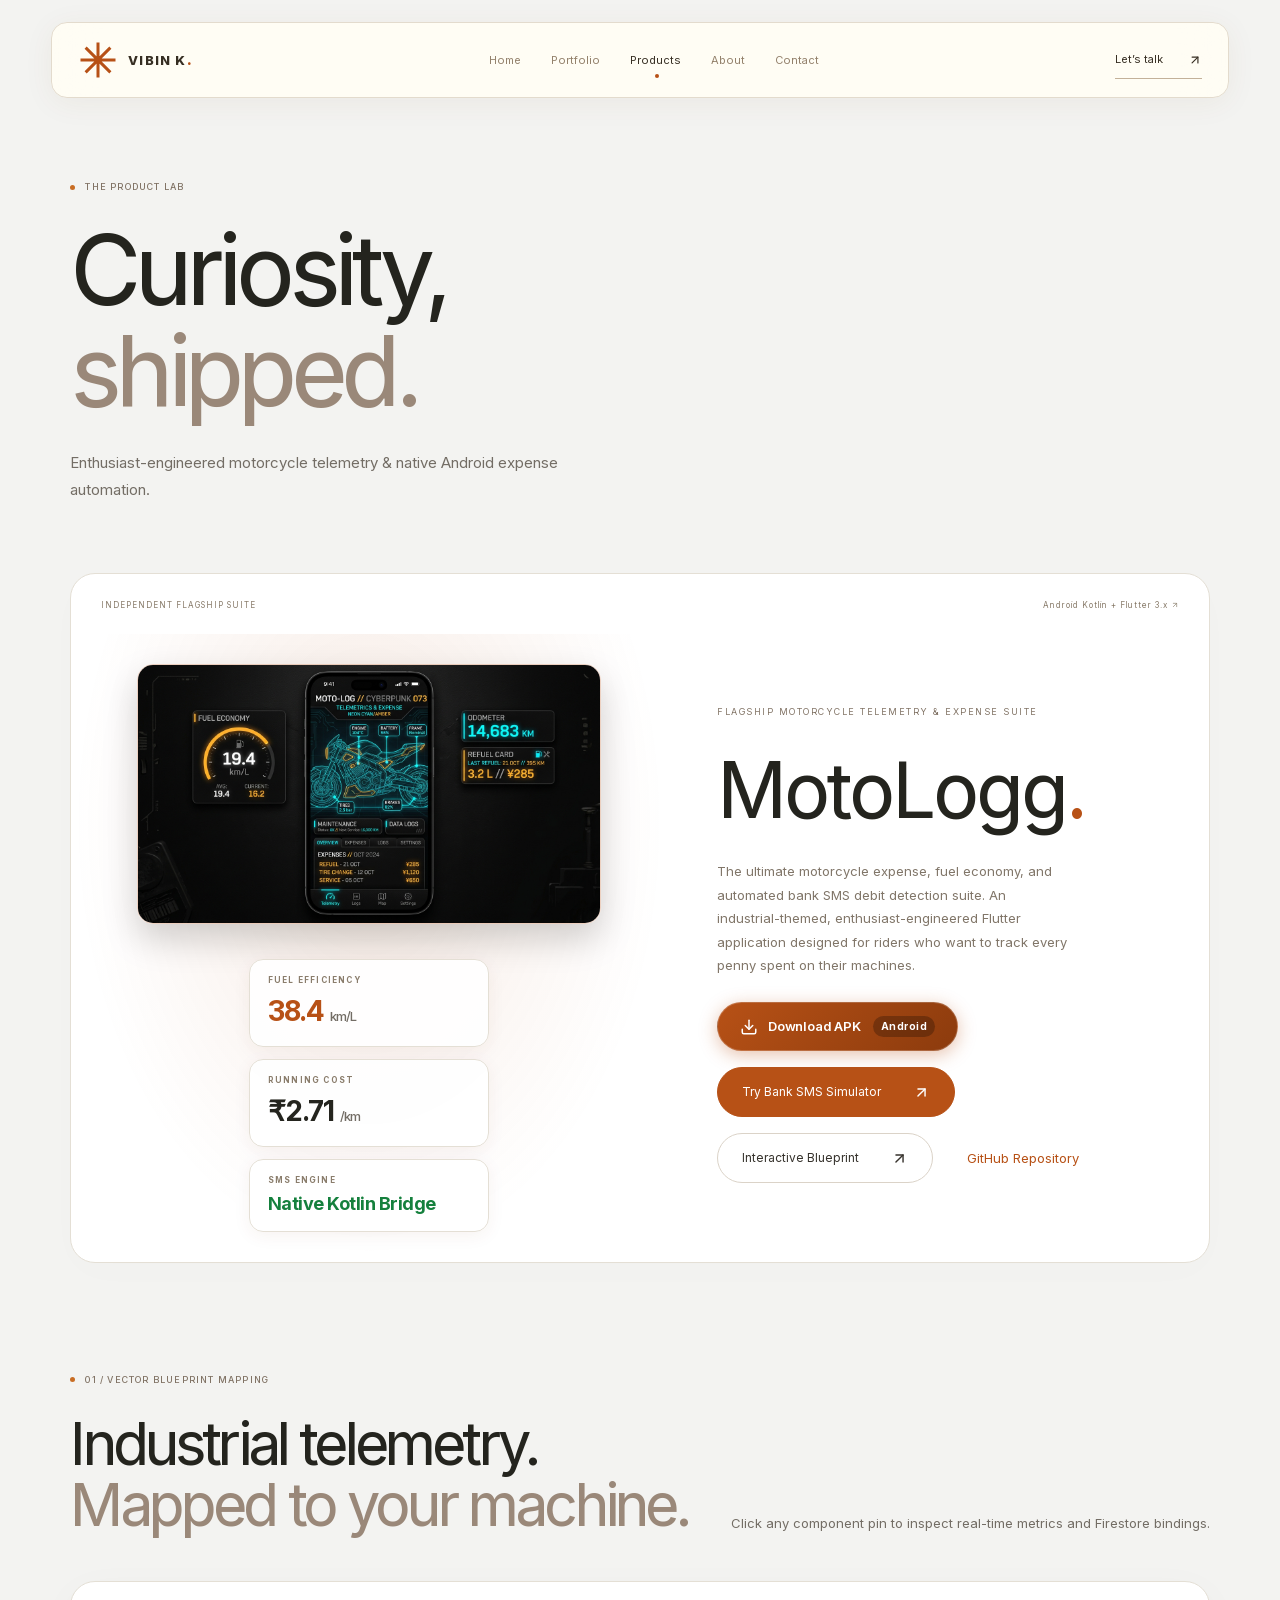
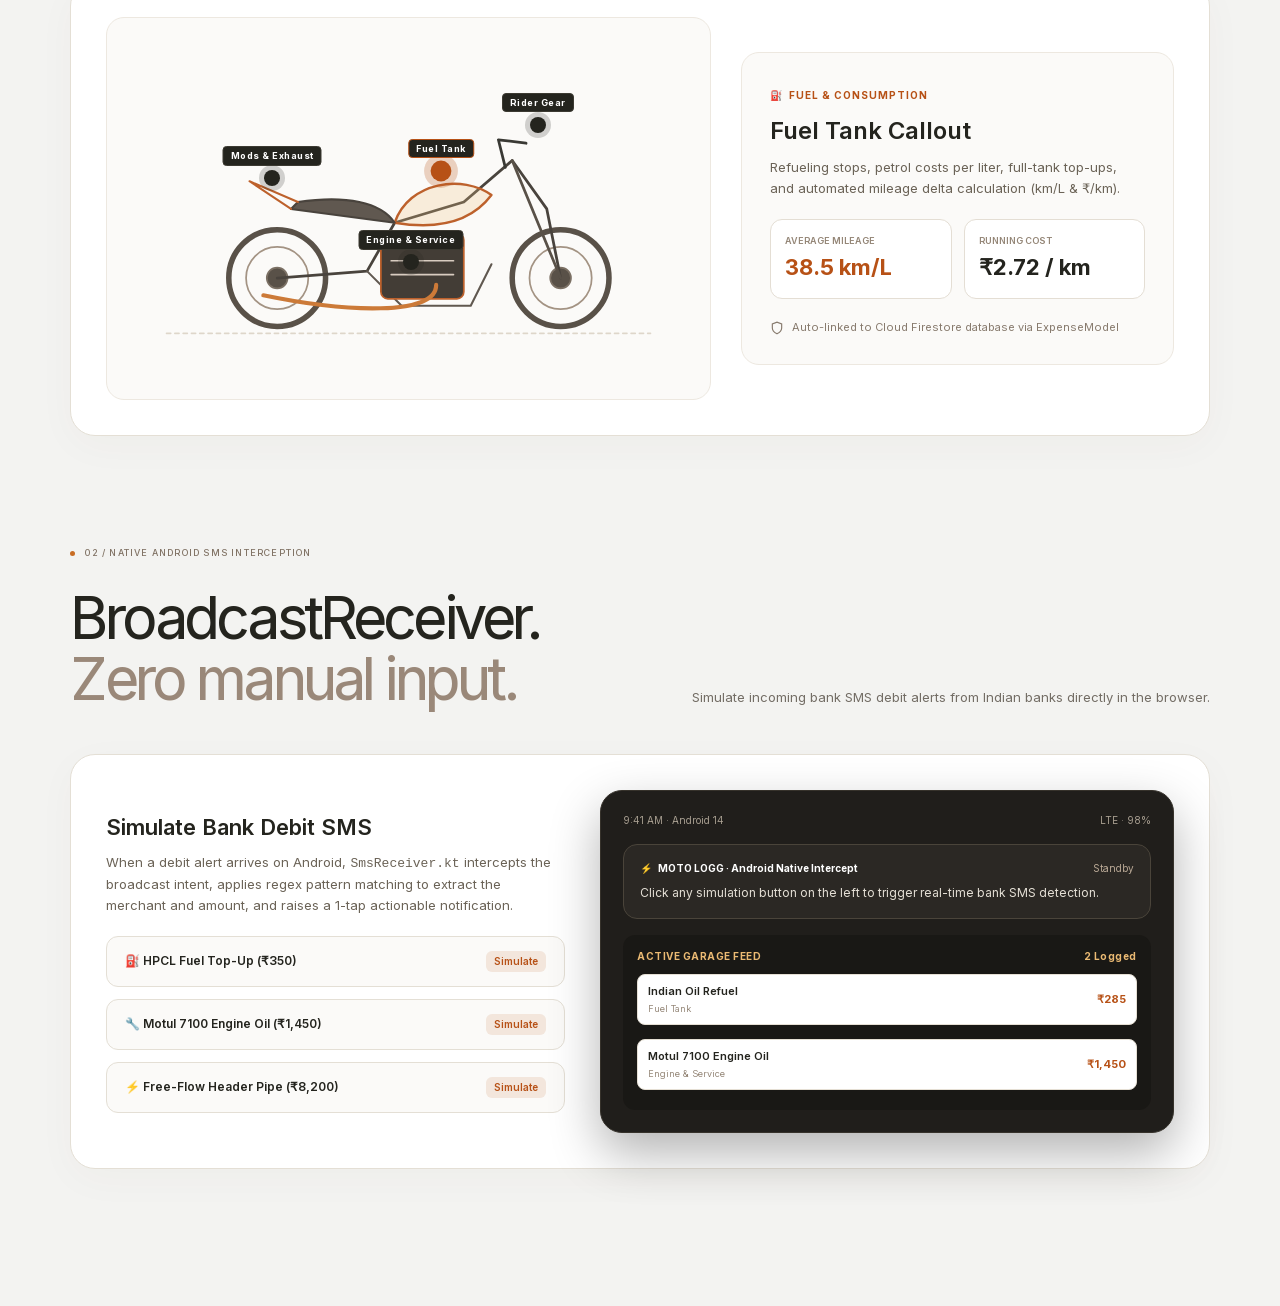
<file: products/motologg.html>
<!DOCTYPE html>
<html lang="en">
<head>
  <meta charset="utf-8"/>
  <meta http-equiv="refresh" content="0; url=../products.html"/>
  <link rel="canonical" href="../products.html"/>
  <title>Redirecting to MOTO LOGG...</title>
</head>
<body>
  <p>Redirecting to <a href="../products.html">MOTO LOGG</a>...</p>
</body>
</html>
</file>
<file: css/editorial.css>
@import url('https://fonts.googleapis.com/css2?family=Inter:wght@300;400;500;600;700;800&display=swap');
@font-face{font-family:Hub Inter;src:url('fonts/inter-latin-variable.woff2') format('woff2'),url('../fonts/inter-latin-variable.woff2') format('woff2'),url('/fonts/inter-latin-variable.woff2') format('woff2');font-display:swap;font-weight:100 900}
.hub{--red:#ff2b2b;--muted:#929292;background:#050505;color:#f5f5f5;font-family:Hub Inter,Arial,sans-serif;overflow:clip}.hub *{box-sizing:border-box}.hub button{cursor:pointer;font:inherit}.hub a{text-decoration:none}.hub ::selection{background:#ff2b2b;color:white}.hub :focus-visible{outline:2px solid #ff5555;outline-offset:6px}.hub .red{color:var(--red)}.hub .muted{color:var(--muted)}.hub p{font-size:15px;line-height:1.8;color:#a0a0a0}.hub h1,.hub h2,.hub h3,.hub p{margin:0}.hub h1,.hub h2,.hub h3{font-weight:600;letter-spacing:-.055em}.hub h2{font-size:clamp(34px,4.1vw,62px);line-height:1.08}:where(.hub) .section{max-width:1500px;padding:105px 6%;margin:auto}:where(.hub) .eyebrow{display:flex;align-items:center;gap:10px;font-size:10px;font-weight:500;letter-spacing:2px;line-height:1.6;margin-bottom:26px}:where(.hub) .eyebrow>span{width:5px;height:5px;background:var(--red);flex-shrink:0}:where(.hub) .small-note{font-size:9px;letter-spacing:1.5px;color:#999}:where(.hub) .section-heading{display:flex;align-items:flex-end;justify-content:space-between;gap:25px;margin-bottom:45px}:where(.hub) .section-heading>p{font-size:13px}:where(.hub) .button{display:inline-flex;align-items:center;justify-content:space-between;gap:32px;border:1px solid #414141;padding:15px 20px;font-size:12px;transition:background .25s,transform .25s}:where(.hub) .button:hover{background:#222;transform:translateY(-3px)}:where(.hub) .button-red{background:var(--red);border-color:var(--red);color:white}:where(.hub) .button-red:hover{background:#cb1818}:where(.hub) .text-link{display:inline-flex;align-items:center;gap:22px;font-size:12px;padding:12px 0;border-bottom:1px solid #666}:where(.hub) .text-link:hover{color:var(--red)}:where(.hub) .hub-nav{position:fixed;top:22px;left:4%;right:4%;height:76px;max-width:1450px;margin:auto;padding:0 26px;z-index:50;display:flex;align-items:center;justify-content:space-between;background:#0c0c0c99;border:1px solid #ffffff16;backdrop-filter:blur(22px);border-radius:8px;transition:height .3s,top .3s,background .3s}:where(.hub) .hub-nav.compressed{top:12px;height:62px;background:#0c0c0ce8}:where(.hub) .wordmark{font-size:11px;font-weight:750;letter-spacing:.4px;line-height:1.25;display:flex;align-items:center;gap:10px}:where(.hub) .brand-symbol{font-size:40px;line-height:1;color:var(--red)}:where(.hub) .hub-nav nav{display:flex;gap:30px}:where(.hub) .hub-nav nav a{font-size:11px;color:#aaa;position:relative;padding:10px 0}:where(.hub) .hub-nav nav a:hover,:where(.hub) .hub-nav nav a[aria-current]{color:white}:where(.hub) .hub-nav nav a[aria-current]:after{content:"";width:4px;height:4px;background:var(--red);position:absolute;bottom:0;left:50%;border-radius:50%}:where(.hub) .nav-contact{display:flex;align-items:center;gap:25px;font-size:11px;border-bottom:1px solid #777;padding:10px 0}:where(.hub) .menu-toggle{display:none}:where(.hub) .skip-link{position:fixed;top:-100px;z-index:100;background:#ff2b2b;padding:14px}:where(.hub) .skip-link:focus{top:5px}:where(.hub) .hero{position:relative;min-height:850px;height:100svh;max-height:1150px;padding:135px 6% 0;isolation:isolate;overflow:hidden}:where(.hub) .hero-grid{position:absolute;inset:0;z-index:-3;background:linear-gradient(90deg,transparent 49.9%,#ffffff04 50%,transparent 50.1%),radial-gradient(ellipse at 70% 50%,#4c080a80,transparent 65%);background-size:33.33% 100%,100% 100%}:where(.hub) .hero-portrait{position:absolute;z-index:-2;inset:30px 0 0 36%;overflow:hidden}:where(.hub) .hero-portrait img{height:100%;width:100%;object-fit:cover;object-position:50% 32%;filter:grayscale(1) contrast(1.12);opacity:.86;mask-image:linear-gradient(90deg,transparent,black 20%,black 85%,transparent)}:where(.hub) .portrait-wash{position:absolute;inset:0;background:linear-gradient(0deg,#050505,transparent 36%),linear-gradient(90deg,#050505,transparent 25%),linear-gradient(110deg,transparent 35%,#6b060633 85%)}:where(.hub) .hero-topline{display:flex;justify-content:space-between;font-size:8px;letter-spacing:1.8px;color:#8e8e8e;position:relative}:where(.hub) .hero-copy{padding-top:63px}:where(.hub) .hero-copy .eyebrow{font-size:9px;letter-spacing:2px;margin-bottom:23px}:where(.hub) .hero h1{font-size:clamp(90px,10.7vw,166px);line-height:.85;letter-spacing:-.068em;font-weight:850;position:relative;max-width:700px}:where(.hub) .hero-period{color:#f5f5f5}:where(.hub) .hero-role{font-size:clamp(20px,2vw,29px);letter-spacing:-.6px;display:flex;gap:30px;margin-top:28px}:where(.hub) .hero-disciplines{font-size:12px!important;margin:13px 0 25px!important}:where(.hub) .portrait-note{position:absolute;right:6%;bottom:160px;font-size:9px;letter-spacing:1.7px;line-height:2.4}:where(.hub) .portrait-note>span:last-child{color:#999;letter-spacing:.1px;font-size:11px}:where(.hub) .record-dot{display:inline-block;width:6px;height:6px;background:var(--red);border-radius:50%;margin-right:8px;box-shadow:0 0 15px #ff2b2b}:where(.hub) .hero-bottom{position:absolute;bottom:26px;left:6%;right:6%;border-top:1px solid #ffffff25;padding-top:25px;display:flex;justify-content:space-between;align-items:center;font-size:8px;letter-spacing:1.4px;color:#999}:where(.hub) .hero-bottom a{display:flex;align-items:center;gap:13px;color:#ddd}:where(.hub) .scroll-icon{display:grid;place-items:center;border:1px solid #555;border-radius:50%;width:30px;height:30px}:where(.hub) .world-tabs{display:grid;grid-template-columns:repeat(4,1fr);border-top:1px solid #333}:where(.hub) .world-tabs button{display:flex;align-items:center;justify-content:space-between;text-align:left;border:0;border-bottom:2px solid #333;padding:22px 16px;background:transparent;color:#888;font-size:18px;letter-spacing:-.5px}:where(.hub) .world-tabs button span{font-size:9px;letter-spacing:0;color:#666;margin-right:12px}:where(.hub) .world-tabs button[aria-selected=true]{color:white;border-bottom-color:var(--red)}:where(.hub) .world-tabs button[aria-selected=true] span{color:var(--red)}:where(.hub) .world-panel{display:grid;grid-template-columns:1.2fr 1fr;min-height:410px;background:#0c0c0c;overflow:hidden}:where(.hub) .world-art{position:relative;overflow:hidden;min-height:360px;background:radial-gradient(ellipse at 40% 60%,#482117,transparent 65%)}:where(.hub) .film-circle{position:absolute;left:22%;top:14%;width:260px;height:260px;border-radius:50%;background:repeating-radial-gradient(ellipse at 20% 40%,#080808 0 8px,#544437 9px 11px,#15100c 12px 21px);box-shadow:15px 20px 80px #ce5c252e;transform:rotate(-24deg)}:where(.hub) .frame-corner{position:absolute;inset:30px;border:1px solid #ffffff25}:where(.hub) .timecode{position:absolute;bottom:50px;left:50px;font:9px monospace;letter-spacing:2px;color:#d7b6a1}:where(.hub) .world-description{display:flex;flex-direction:column;justify-content:center;padding:55px}:where(.hub) .world-description h3{font-size:64px}:where(.hub) .world-description p{max-width:290px;margin:15px 0}:where(.hub) .world-description .text-link{align-self:flex-start}:where(.hub) .photo-world .world-art{background:radial-gradient(ellipse at 40% 30%,#acaca0,#30322e 40%,#0b0b0b 70%)}:where(.hub) .photo-lens{position:absolute;inset:45px 20%;border:1px solid #aaa;box-shadow:0 0 0 15px #ffffff09,0 0 0 40px #ffffff04;border-radius:50%;background:radial-gradient(circle,transparent,#050505)}:where(.hub) .design-world .world-art{background:#b71a20}:where(.hub) .design-letter{font-size:190px;letter-spacing:-20px;position:absolute;left:10%;top:20%;font-weight:700}:where(.hub) .design-letter span{color:#350409}:where(.hub) .product-world .world-art{background:radial-gradient(circle,#263a49,#080808 65%)}:where(.hub) .product-orbits{position:absolute;inset:20%;display:grid;place-items:center;border:1px solid #8facbd40;border-radius:50%;box-shadow:0 0 0 25px #8facbd08,0 0 0 70px #8facbd05;color:#9bbbca}:where(.hub) .numbers{border-top:1px solid #252525;border-bottom:1px solid #252525;background:linear-gradient(130deg,#0e0e0e,#050505)}:where(.hub) .metrics{display:grid;grid-template-columns:repeat(3,1fr);gap:45px 40px}:where(.hub) .metric{position:relative;border-top:1px solid #333;padding-top:20px}:where(.hub) .metric-index{display:block;color:#666;font:9px monospace;margin-bottom:20px}:where(.hub) .metric>span:nth-child(2){font-size:clamp(48px,6vw,85px);font-weight:450;line-height:1;letter-spacing:-6px}:where(.hub) .metric i{font-style:normal;color:var(--red)}:where(.hub) .metric p{font-size:12px;margin-top:10px}:where(.hub) .metric-bars{position:absolute;bottom:3px;right:0;display:flex;align-items:flex-end;gap:3px;height:48px}:where(.hub) .metric-bars i{width:3px;background:#ff2b2b}:where(.hub) .journey-track{display:flex;overflow-x:auto;scroll-snap-type:x mandatory;padding-bottom:25px;gap:24px;scrollbar-width:thin;scrollbar-color:#7d2020 #141414}:where(.hub) .journey-track article{flex:0 0 25%;min-width:230px;scroll-snap-align:start}:where(.hub) .journey-line{display:flex;align-items:center;justify-content:space-between;border-bottom:1px solid #484848;padding:15px 0;color:#e34b4b;font:10px monospace}:where(.hub) .journey-track h3{font-size:25px;margin:25px 0 12px}:where(.hub) .journey-track p{font-size:12px;max-width:220px}:where(.hub) .current-tag{font-size:8px;letter-spacing:1px;color:#ff6666;display:block;margin-top:20px}:where(.hub) .work-list{background:#0b0b0b}:where(.hub) .project-grid{display:grid;grid-template-columns:repeat(2,1fr);gap:45px 28px}:where(.hub) .project-card{text-align:left;background:none;border:0;padding:0;color:white}:where(.hub) .project-card:nth-child(2n){margin-top:60px}:where(.hub) .project-cover{aspect-ratio:1.5;position:relative;overflow:hidden;background:#282523}:where(.hub) .project-cover img{width:100%;height:100%;object-fit:cover}:where(.hub) .cover-geometry{position:absolute;width:65%;height:150%;left:20%;top:-20%;background:repeating-linear-gradient(100deg,#c8bda038 0 1px,transparent 1px 8px);border-radius:40%;transform:rotate(-30deg);transition:transform .7s}:where(.hub) .project-card:hover .cover-geometry{transform:rotate(-15deg) scale(1.1)}:where(.hub) .cover-number{position:absolute;top:23px;left:23px;font:8px monospace;letter-spacing:2px;color:#ffffff80}:where(.hub) .cover-title{position:absolute;left:8%;right:8%;top:38%;font-size:clamp(32px,4vw,60px);line-height:.95;letter-spacing:-3px;font-weight:600;max-width:380px}:where(.hub) .cover-caption{position:absolute;bottom:23px;left:23px;font-size:7px;letter-spacing:1.5px;color:#ffffff70}:where(.hub) .cover-mastery .project-cover{background:#4b1717}:where(.hub) .cover-mastery .cover-title{font-style:italic;font-family:Georgia,serif;font-weight:400}:where(.hub) .cover-mastery .cover-geometry{background:repeating-radial-gradient(ellipse at 20% 50%,transparent 0 15px,#ed8b6b22 16px 17px)}:where(.hub) .cover-design .project-cover{background:#c4c3b8;color:#20211e}:where(.hub) .cover-design .cover-geometry{border-radius:0;transform:rotate(25deg);background:repeating-linear-gradient(90deg,#34362d 0 26px,transparent 27px 55px);opacity:.5}:where(.hub) .cover-wallpaper .project-cover{background:#33432f}:where(.hub) .cover-wallpaper .cover-title{font-family:Georgia,serif;font-weight:400}:where(.hub) .cover-heart .project-cover{background:#6c4228}:where(.hub) .cover-heart .cover-geometry{background:repeating-radial-gradient(circle,transparent 0 20px,#ffc59122 21px 23px)}:where(.hub) .cover-stem .project-cover{background:#152b38}:where(.hub) .cover-stem .cover-geometry{border-radius:0;background:repeating-linear-gradient(0deg,transparent 0 20px,#5b9dba33 20px 21px),repeating-linear-gradient(90deg,transparent 0 20px,#5b9dba33 20px 21px)}:where(.hub) .project-open{position:absolute;right:20px;top:20px;width:38px;height:38px;border:1px solid #ffffff40;display:grid;place-items:center;border-radius:50%;transition:background .2s}:where(.hub) .project-card:hover .project-open{background:var(--red);border-color:var(--red)}:where(.hub) .project-meta{display:flex;justify-content:space-between;align-items:center;padding-top:18px}:where(.hub) .project-meta h3{font-size:21px;letter-spacing:-.6px;margin-bottom:7px}:where(.hub) .project-meta span{font-size:9px;color:#888;letter-spacing:.6px}:where(.hub) .product-grid{display:grid;grid-template-columns:1fr 1fr;gap:25px}:where(.hub) .gateway{border:1px solid #292929;background:#0b0b0b;overflow:hidden;position:relative}:where(.hub) .gateway-top{display:flex;justify-content:space-between;padding:25px;font-size:8px;color:#999;letter-spacing:1.2px}:where(.hub) .product-visual{height:240px;position:relative;overflow:hidden}:where(.hub) .scan-light{position:absolute;top:0;bottom:0;width:2px;background:#d3f2ff77;left:0;animation:scan 4s ease-in-out infinite}:where(.hub) .gateway-content{padding:30px 35px 40px}:where(.hub) .gateway h3{font-size:52px;margin:12px 0}:where(.hub) .gateway p{font-size:13px;max-width:330px;min-height:50px;margin-bottom:25px}:where(.hub) .contact-cta{position:relative;border-top:1px solid #272727;background:radial-gradient(ellipse at 95% 100%,#37070a50,transparent 60%)}:where(.hub) .contact-cta h2{font-size:clamp(48px,7.5vw,112px);font-weight:550}:where(.hub) .contact-cta em{font-family:Georgia,serif;font-weight:400;color:var(--red)}:where(.hub) .contact-arrow{position:absolute;right:8%;top:36%;width:90px;height:90px;border:1px solid #555;border-radius:50%;display:grid;place-items:center;transition:background .3s}:where(.hub) .contact-arrow:hover{background:#ff2b2b}:where(.hub) .contact-arrow svg{width:40px;height:40px}:where(.hub) .cta-bottom{display:flex;justify-content:space-between;gap:25px;margin-top:50px;padding-top:25px;border-top:1px solid #333}:where(.hub) .cta-bottom a,:where(.hub) .cta-bottom p{font-size:11px}:where(.hub) .hub-footer{padding:35px 6%;border-top:1px solid #242424;display:flex;gap:25px;justify-content:space-between;align-items:center;font-size:9px;color:#888}:where(.hub) .hub-footer .wordmark{font-size:10px;color:#ccc}:where(.hub) .page-intro{padding-top:180px}:where(.hub) .page-intro h1{font-size:clamp(50px,7.6vw,115px);line-height:1.03;margin-bottom:28px}:where(.hub) .page-intro>p{max-width:460px}:where(.hub) .page-intro .work-list{margin-top:60px;background:none}:where(.hub) .filters{display:flex;flex-wrap:wrap;gap:10px;margin-bottom:45px}:where(.hub) .filters button{border:1px solid #333;border-radius:25px;padding:10px 17px;background:none;color:#aaa;font-size:11px}:where(.hub) .filters button[aria-pressed=true]{color:white;background:#ff2b2b;border-color:#ff2b2b}:where(.hub) .empty-state{padding:80px 25px;text-align:center;border:1px solid #333}:where(.hub) .empty-state h3{font-size:28px}:where(.hub) .empty-state p{margin:15px 0 25px}:where(.hub) .project-dialog{margin:auto;max-width:650px;width:calc(100% - 40px);background:#111;color:white;border:1px solid #444;padding:65px 45px}:where(.hub) .project-dialog::backdrop{background:#000c;backdrop-filter:blur(10px)}:where(.hub) .project-dialog h2{font-size:48px;margin-bottom:20px}:where(.hub) .project-dialog p{margin-bottom:20px}:where(.hub) .dialog-close{position:absolute;top:18px;right:18px;background:none;border:0;color:white}:where(.hub) .full{margin-top:70px}:where(.hub) .full .product-grid{grid-template-columns:1fr}:where(.hub) .full .gateway{display:grid;grid-template-columns:1.1fr 1fr;min-height:500px}:where(.hub) .full .gateway-top{grid-column:1/-1;height:60px}:where(.hub) .full .product-visual{height:340px;align-self:center}:where(.hub) .full .gateway-content{align-self:center;padding:35px 50px}:where(.hub) .full .gateway h3{font-size:85px}:where(.hub) .about-intro{display:grid;grid-template-columns:1.4fr 1fr;gap:30px;align-items:center}:where(.hub) .about-intro h1{font-size:clamp(50px,6.3vw,100px)}:where(.hub) .about-intro>img{width:100%;max-height:620px;object-fit:cover;filter:grayscale(1);mask-image:linear-gradient(black 80%,transparent)}:where(.hub) .about-story{display:grid;grid-template-columns:1fr 3fr;border-top:1px solid #292929;gap:40px}:where(.hub) .about-story h2{font-size:clamp(30px,3.7vw,55px)}:where(.hub) .about-story p{max-width:600px;margin-top:30px}:where(.hub) .philosophy>div:not(.eyebrow){display:flex;align-items:center;gap:35px;padding:30px 0;border-bottom:1px solid #333}:where(.hub) .philosophy>div>span{font:12px monospace;color:#888}:where(.hub) .philosophy>div>span:last-child{margin-left:auto;font-size:28px}:where(.hub) .contact-page{min-height:90vh}:where(.hub) .contact-layout{display:grid;grid-template-columns:1fr 1fr;gap:80px;margin-top:65px}:where(.hub) .contact-layout p{margin-bottom:22px}:where(.hub) .contact-links>a,:where(.hub) .pending-contact{display:flex;align-items:center;gap:20px;padding:23px 0;border-bottom:1px solid #333}:where(.hub) .contact-links h2{font-size:30px;letter-spacing:-1px}:where(.hub) .contact-links span{font-size:10px;color:#777}:where(.hub) .contact-links small,:where(.hub) .contact-links svg{margin-left:auto}:where(.hub) .contact-links small{color:#777;font-size:10px}:where(.hub) .contact-links a:hover{color:var(--red)}:where(.hub) .pending-contact h2{color:#707070}:where(.hub) .contact-signoff{display:flex;justify-content:space-between;margin-top:90px;font-size:9px;letter-spacing:1px;color:#888}30%,70%{opacity:1}80%{left:100%;opacity:0}}@media (max-width:1000px){:where(.hub) .hero{min-height:800px}:where(.hub) .hero-copy{padding-top:75px}:where(.hub) .hero h1{font-size:12vw}:where(.hub) .hub-nav nav{gap:18px}:where(.hub) .portrait-note{bottom:140px}:where(.hub) .metric-bars{display:none}:where(.hub) .world-tabs button{font-size:15px;padding:20px 8px}:where(.hub) .world-description{padding:30px}:where(.hub) .world-description h3{font-size:45px}:where(.hub) .film-circle{left:10%}:where(.hub) .hub-footer>span:first-of-type{display:none}:where(.hub) .about-story{grid-template-columns:1fr}:where(.hub) .contact-layout{gap:40px}}@media (max-width:700px){:where(.hub) .section{padding:70px 6%}:where(.hub) .hub-nav{top:12px;height:65px;padding:0 16px}:where(.hub) .hub-nav .nav-contact{margin-left:auto;margin-right:20px}:where(.hub) .menu-toggle{display:block;background:none;border:0;color:white;padding:8px}:where(.hub) .hub-nav nav{display:none;position:absolute;top:75px;left:0;right:0;padding:22px;background:#111;border:1px solid #333;border-radius:8px}:where(.hub) .hub-nav nav.is-open{display:flex;flex-direction:column;gap:5px}:where(.hub) .hub-nav nav a{font-size:18px;padding:12px}:where(.hub) .hub-nav nav a[aria-current]:after{left:0;top:22px}:where(.hub) .hero{height:870px;min-height:0;padding-top:110px}:where(.hub) .hero-topline{font-size:7px;letter-spacing:1px}:where(.hub) .hero-topline span:last-child{display:none}:where(.hub) .hero-portrait{inset:110px -25% 60px 10%;opacity:.75}:where(.hub) .hero-portrait img{object-position:45% center;mask-image:linear-gradient(90deg,transparent,black 40%)}:where(.hub) .portrait-wash{background:linear-gradient(0deg,#050505,transparent 60%),linear-gradient(90deg,#05050588,transparent)}:where(.hub) .hero-copy{padding-top:90px}:where(.hub) .hero h1{font-size:19vw;line-height:.9;max-width:100%}:where(.hub) .hero-role{font-size:21px;margin-top:28px}:where(.hub) .hero-disciplines{font-size:12px!important}:where(.hub) .hero-copy .eyebrow{font-size:8px}:where(.hub) .portrait-note{display:none}:where(.hub) .hero-bottom{bottom:22px;padding-top:20px;font-size:7px}:where(.hub) .hero-bottom>span:nth-child(2){display:none}:where(.hub) .section-heading{align-items:flex-start;flex-direction:column;gap:20px;margin-bottom:30px}:where(.hub) .section-heading>p{font-size:12px}:where(.hub) .world-tabs{grid-template-columns:repeat(2,1fr)}:where(.hub) .world-tabs button{font-size:17px;padding:18px 8px}:where(.hub) .world-panel{grid-template-columns:1fr}:where(.hub) .world-art{min-height:260px}:where(.hub) .film-circle{width:220px;height:220px;left:25%;top:15%}:where(.hub) .world-description{padding:30px}:where(.hub) .world-description h3{font-size:48px}:where(.hub) .design-letter{font-size:160px;top:5%}:where(.hub) .metrics{grid-template-columns:1fr 1fr;gap:35px 25px}:where(.hub) .metric>span:nth-child(2){font-size:60px;letter-spacing:-4px}:where(.hub) .metric p{font-size:11px}:where(.hub) .journey-track article{flex-basis:78%}:where(.hub) .project-grid{grid-template-columns:1fr;gap:35px}:where(.hub) .project-card:nth-child(2n){margin-top:0}:where(.hub) .cover-title{font-size:46px}:where(.hub) .project-meta h3{font-size:20px}:where(.hub) .product-grid{grid-template-columns:1fr}:where(.hub) .gateway-content{padding:25px}:where(.hub) .contact-cta h2{font-size:13vw}:where(.hub) .contact-arrow{width:50px;height:50px;right:6%;top:50px}:where(.hub) .contact-arrow svg{width:25px;height:25px}:where(.hub) .contact-cta .eyebrow{max-width:200px;font-size:8px}:where(.hub) .cta-bottom{flex-direction:column;gap:15px;margin-top:35px}:where(.hub) .hub-footer{flex-wrap:wrap;padding:30px 6%;font-size:8px;gap:20px}:where(.hub) .hub-footer .wordmark{width:100%}:where(.hub) .hub-footer>a:last-child{margin-left:auto}:where(.hub) .page-intro{padding-top:145px}:where(.hub) .page-intro h1{font-size:13vw}:where(.hub) .full .gateway{display:flex;flex-direction:column;min-height:0}:where(.hub) .full .product-visual{width:100%;height:260px}:where(.hub) .full .gateway-content{width:100%;padding:30px}:where(.hub) .full .gateway h3{font-size:60px}:where(.hub) .full .gateway-top{width:100%}:where(.hub) .about-intro{grid-template-columns:1fr}:where(.hub) .about-intro>img{max-height:430px;object-position:center 30%}:where(.hub) .about-story{gap:10px}:where(.hub) .philosophy h2{font-size:27px}:where(.hub) .philosophy>div:not(.eyebrow){gap:20px}:where(.hub) .contact-layout{grid-template-columns:1fr;gap:35px}:where(.hub) .contact-signoff{flex-direction:column;gap:14px}:where(.hub) .project-dialog{padding:60px 25px 35px}:where(.hub) .project-dialog h2{font-size:35px}}@media (prefers-reduced-motion:reduce){html:has(.hub){scroll-behavior:auto!important}.hub *,.hub :after,.hub :before{animation:none!important;transition:none!important;scroll-behavior:auto!important}}:where(.hub) .world-photo{position:absolute;inset:0;width:100%;height:100%;object-fit:cover}:where(.hub) .dialog-image{width:100%;max-height:280px;object-fit:cover;margin:15px 0 25px}:where(.hub) .project-dialog{max-height:90svh;overflow:auto}:where(.hub) .cover-photography .project-cover{aspect-ratio:1.1}:where(.hub) .project-cover img{transition:transform .8s}:where(.hub) .project-card:hover .project-cover img{transform:scale(1.035)}@media (min-width:701px) and (prefers-reduced-motion:no-preference){:where(.hub) .worlds .section-heading{margin-bottom:30px}:where(.hub) .world-panel{min-height:350px}:where(.hub) .world-art{min-height:320px}}@media (min-width:701px) and (max-height:800px){:where(.hub) .worlds .world-panel{min-height:270px}:where(.hub) .worlds .world-art{min-height:270px}:where(.hub) .worlds .section-heading h2{font-size:40px}:where(.hub) .worlds .eyebrow{margin-bottom:15px}}@media (min-width:1001px){:where(.hub) .hero h1{font-size:clamp(90px,10vw,145px)}:where(.hub) .hero-copy{padding-top:48px}}@media (hover:hover) and (prefers-reduced-motion:no-preference){:where(.hub) .hero-portrait img{transform:translate(var(--pointer-x,0),var(--pointer-y,0)) scale(1.025);transition:transform .6s ease-out}:where(.hub) .gateway .product-visual{transform:perspective(700px) rotateX(var(--tilt-x,0deg)) rotateY(var(--tilt-y,0deg));transition:transform .3s ease-out}}}}:where(.hub) .editorial-hero{background:#f3f3f1;padding:32px 3.8%;color:#171713;min-height:100svh;display:flex;align-items:center}:where(.hub) .editorial-frame{width:100%;height:calc(100svh - 64px);min-height:690px;max-height:1050px;position:relative;overflow:hidden;border-radius:30px;background:radial-gradient(ellipse at 24% 97%,#fff33b 0,#ffbf05 26%,#f27600 53%,#9c2905 83%,#711b07 100%);isolation:isolate}:where(.hub) .editorial-white-panel{position:absolute;top:18px;right:18px;bottom:18px;width:48.5%;border-radius:20px;background:#fff;z-index:-2}:where(.hub) .editorial-ribbons{position:absolute;inset:0;overflow:hidden;z-index:-1;pointer-events:none}:where(.hub) .editorial-ribbons i{position:absolute;width:48%;height:140%;left:7%;top:-41%;border-radius:48%;background:linear-gradient(130deg,#6c14013b,#ffb80008);transform:rotate(-36deg)}:where(.hub) .editorial-ribbons i:nth-child(2){left:-15%;top:28%;background:linear-gradient(135deg,#ffe50044,transparent);transform:rotate(30deg)}:where(.hub) .editorial-ribbons i:nth-child(3){left:22%;top:21%;width:22%;background:linear-gradient(145deg,#ffac0038,transparent);transform:rotate(38deg)}:where(.hub) .editorial-portrait{position:absolute;left:17%;bottom:-7%;width:61%;height:109%;z-index:1;pointer-events:none}:where(.hub) .editorial-portrait img{height:100%;width:100%;object-fit:contain;object-position:center bottom}:where(.hub) .editorial-intro{position:absolute;left:5%;top:23%;z-index:3;color:white}:where(.hub) .editorial-pill{display:inline-block;border:1px solid #ffffff96;border-radius:30px;padding:6px 11px;font-size:10px;letter-spacing:-.1px}.hub .editorial-intro h1{font-size:clamp(64px,6.5vw,106px);font-weight:400;line-height:.95;letter-spacing:-.075em;margin:26px 0 40px}:where(.hub) .editorial-button{display:inline-flex;align-items:center;gap:26px;background:#fff;color:#191913;border-radius:50px;padding:20px 27px;font-size:12px;font-weight:600;box-shadow:0 8px 40px #ffe51a6b;transition:transform .2s,box-shadow .2s}:where(.hub) .editorial-button:hover{transform:translateY(-3px);box-shadow:0 10px 40px #ffe51aa0}:where(.hub) .editorial-note{position:absolute;right:5%;top:25%;width:20%;z-index:3}:where(.hub) .editorial-mini-pill{display:inline-block;border:1px solid #8c8c86;border-radius:20px;padding:3px 6px;font-size:7px;line-height:1;letter-spacing:.4px}.hub .editorial-note h2{font-size:clamp(18px,1.8vw,29px);font-weight:550;line-height:1.07;letter-spacing:-.06em;margin:24px 0 30px}:where(.hub) .editorial-note h2>span{color:#a77b63}.hub .editorial-note p{color:#55554e;font-size:10px;line-height:1.6}:where(.hub) .editorial-stats{position:absolute;left:5%;bottom:6.5%;z-index:4;display:flex;gap:12px}:where(.hub) .editorial-stats>div{background:#fffef8;width:130px;padding:13px 13px 12px;border-radius:13px;box-shadow:0 4px 20px #9f5b0010}:where(.hub) .editorial-stats>div>span{display:flex;align-items:center;justify-content:space-between;gap:8px;font-size:8px}:where(.hub) .editorial-stats i{display:grid;place-items:center;background:#f9e756;width:17px;height:13px;border-radius:8px;font-size:10px;font-style:normal}:where(.hub) .editorial-stats strong{font-size:42px;font-weight:450;letter-spacing:-3px;display:block;line-height:1.1;margin-top:33px}:where(.hub) .editorial-stats strong span{font-size:28px}:where(.hub) .editorial-stats small{font-size:8px;color:#6c6c63}:where(.hub) .editorial-socials{position:absolute;left:50%;transform:translateX(-50%);bottom:6.5%;display:flex;gap:8px;z-index:4}:where(.hub) .editorial-socials a{height:39px;width:39px;border:1px solid #ffffff8c;border-radius:50%;display:grid;place-items:center;color:white;background:#00000015;backdrop-filter:blur(8px);transition:background .2s}:where(.hub) .editorial-socials a:hover{background:#ffffff35}:where(.hub) .editorial-socials span{font-size:15px;font-weight:600}:where(.hub) .editorial-quote{position:absolute;right:5%;bottom:6.5%;width:22%;padding:24px 22px;background:#f5f5f4;border:1px solid #fff;box-shadow:0 5px 25px #00000004;border-radius:14px;z-index:3}:where(.hub) .editorial-quote-author{display:flex;align-items:center;gap:12px}:where(.hub) .editorial-quote-author img{width:44px;height:50px;object-fit:cover;border-radius:5px}:where(.hub) .editorial-quote-author>span{font-size:10px;font-weight:600}:where(.hub) .editorial-quote-author small{display:block;color:#777;font-size:8px;font-weight:400;margin-top:4px}:where(.hub) .editorial-quote-author svg{margin-left:auto}.hub .editorial-quote p{font-size:clamp(16px,1.7vw,27px);line-height:1.1;letter-spacing:-.05em;font-weight:500;color:#191919;margin:25px 0 20px}:where(.hub) .editorial-quote-link{font-size:8px;color:#777}:where(.hub) .hub-nav.editorial-nav{position:absolute;top:60px;left:8.5%;right:8.5%;max-width:none;height:48px;padding:0;border:0;border-radius:0;background:transparent;backdrop-filter:none}:where(.hub) .editorial-nav .wordmark{color:white}:where(.hub) .editorial-nav .brand-symbol{color:white;font-size:49px}:where(.hub) .editorial-nav .wordmark>span:last-child{display:none}:where(.hub) .editorial-nav nav{margin-left:auto;gap:30px}:where(.hub) .editorial-nav nav a{color:#222;font-size:10px}:where(.hub) .editorial-nav nav a:hover{color:#b34b06}:where(.hub) .editorial-nav nav a[aria-current]:after{display:none}:where(.hub) .editorial-nav .nav-contact{display:none}@media (min-width:701px) and (max-width:1100px){:where(.hub) .editorial-frame{min-height:650px}:where(.hub) .editorial-note{width:22%;right:4%}:where(.hub) .editorial-quote{right:4%;width:25%;padding:18px}:where(.hub) .editorial-stats>div{width:105px}:where(.hub) .editorial-intro{left:5%}.hub .editorial-intro h1{font-size:75px}:where(.hub) .editorial-portrait{left:12%;width:68%}:where(.hub) .editorial-nav nav{gap:21px}}@media (max-width:700px){:where(.hub) .editorial-hero{padding:12px;min-height:0}:where(.hub) .editorial-frame{height:950px;min-height:0;border-radius:22px}:where(.hub) .editorial-white-panel{top:auto;bottom:10px;left:10px;right:10px;width:auto;height:295px;border-radius:15px}:where(.hub) .editorial-portrait{left:8%;width:105%;height:630px;bottom:295px}:where(.hub) .editorial-intro{left:7%;top:112px}:where(.hub) .editorial-pill{font-size:7px;padding:5px 8px}.hub .editorial-intro h1{font-size:62px;margin:20px 0 26px}:where(.hub) .editorial-button{padding:15px 17px;gap:16px;font-size:10px}:where(.hub) .editorial-stats{bottom:322px;left:6%;gap:8px}:where(.hub) .editorial-stats>div{width:90px;padding:10px;border-radius:9px}:where(.hub) .editorial-stats>div>span{font-size:6px}:where(.hub) .editorial-stats strong{font-size:32px;margin-top:20px}:where(.hub) .editorial-stats small{font-size:7px}:where(.hub) .editorial-socials{left:auto;right:6%;transform:none;bottom:330px;gap:5px}:where(.hub) .editorial-socials a{width:29px;height:29px}:where(.hub) .editorial-socials svg{width:12px}:where(.hub) .editorial-note{top:auto;bottom:47px;left:7%;width:41%;right:auto}.hub .editorial-note h2{font-size:20px;margin:16px 0 20px}.hub .editorial-note p{font-size:8px}:where(.hub) .editorial-quote{right:6%;bottom:49px;width:40%;padding:13px 11px}:where(.hub) .editorial-quote-author{gap:7px}:where(.hub) .editorial-quote-author img{width:28px;height:35px}:where(.hub) .editorial-quote-author>span{font-size:8px}:where(.hub) .editorial-quote-author small{font-size:6px}:where(.hub) .editorial-quote-author svg{display:none}.hub .editorial-quote p{font-size:18px;margin:20px 0}:where(.hub) .editorial-quote-link{font-size:6px}:where(.hub) .hub-nav.editorial-nav{top:32px;left:10%;right:10%;height:40px}:where(.hub) .editorial-nav .menu-toggle{color:white}:where(.hub) .editorial-nav nav.is-open{top:51px;background:#fffffff5;backdrop-filter:blur(20px);border-color:#ffffff50}:where(.hub) .editorial-nav nav a{font-size:16px}:where(.hub) .editorial-nav .brand-symbol{font-size:40px}}@media (prefers-reduced-motion:reduce){:where(.hub) .editorial-button:hover{transform:none}}:where(.hub) .editorial-ribbons{width:51%}:where(.hub) .editorial-nav nav a[aria-current]{color:#222}@media (min-width:701px){:where(.hub) .editorial-portrait{left:11%;width:70%;height:128%;bottom:-26%}}@media (max-width:700px){:where(.hub) .editorial-ribbons{width:100%;height:655px}.hub .editorial-note h2{font-size:17px;letter-spacing:-.05em}}@media(min-width:701px){:where(.hub) .editorial-intro{top:20%}.hub .editorial-intro h1{font-size:clamp(64px,6vw,96px);margin:22px 0 30px}}@media (min-width:701px){:where(.hub) .editorial-portrait{height:120%;bottom:-22%}}.product-secondary-link{margin-left:18px;font-size:13px;color:rgba(255,255,255,.55);text-decoration:underline;text-underline-offset:3px;text-decoration-color:rgba(255,255,255,.2);transition:color .25s,text-decoration-color .25s}.product-secondary-link:hover{color:rgba(255,255,255,.9);text-decoration-color:currentColor}.hub-footer-links{display:flex;gap:18px}.hub-footer-links a{color:rgba(255,255,255,.55);text-decoration:underline;text-underline-offset:3px;text-decoration-color:rgba(255,255,255,.2);transition:color .25s,text-decoration-color .25s}.hub-footer-links a:hover{color:rgba(255,255,255,.92);text-decoration-color:currentColor}.hub-prose{max-width:72ch;margin:0 auto;padding:3.2rem 1.5rem 0}.hub-prose h2{font-size:clamp(1.45rem,3vw,2rem);line-height:1.18;margin:0 0 1rem;letter-spacing:-.02em}.hub-prose h3{font-size:1.02rem;margin:1.8rem 0 .45rem}.hub-prose p{margin:0 0 1.05rem;line-height:1.72;opacity:.84}.hub-prose ul:not(.hub-prose-links){margin:0 0 1.2rem;padding-left:1.15rem;line-height:1.72;opacity:.84}.hub-prose ul:not(.hub-prose-links) li{margin-bottom:.5rem}.hub-faq>div>div{padding-bottom:.4rem}.hub-faq h3{margin-top:1.7rem}.hub-prose-links{list-style:none;margin:1.4rem 0 0;padding:0;display:grid;gap:.7rem}.hub-prose-links li{display:flex;gap:.7rem;flex-wrap:wrap;align-items:baseline}.hub-prose-links a{font-weight:500;text-decoration:underline;text-underline-offset:3px}.hub-prose-links span{opacity:.6;font-size:.9rem}.hub-table-wrap{overflow-x:auto;margin:1.6rem 0 1.2rem}.hub-table{width:100%;border-collapse:collapse;font-size:.92rem}.hub-table td,.hub-table th{text-align:left;padding:.72rem .8rem;border-bottom:1px solid color-mix(in srgb,currentColor 12%,transparent);vertical-align:top}.hub-table thead th{font-size:.74rem;letter-spacing:.07em;text-transform:uppercase;opacity:.55}.hub-table tbody th{font-weight:500;white-space:nowrap}.hub-table td{opacity:.82}.editorial-theme{--red:#b75116;--muted:#998471;--paper:#f3f3f1;--ink:#24241e;background:var(--paper);color:var(--ink);padding-bottom:32px}.editorial-theme .section{max-width:1500px;padding:90px 5.5%}.editorial-theme h2{font-weight:430;letter-spacing:-.065em;font-size:clamp(38px,4.6vw,72px);line-height:1.04}.editorial-theme .muted{color:#9a8879}.editorial-theme p{color:#736d65}.editorial-theme .eyebrow{color:#817365;font-size:9px;letter-spacing:1.2px}.editorial-theme .eyebrow>span{border-radius:50%;background:#c86d24}.editorial-theme .small-note{color:#817365}.editorial-theme .section-heading{margin-bottom:45px}.editorial-theme .text-link{color:#3e382f;border-color:#c8beb2;gap:24px}.editorial-theme .text-link:hover{color:#b75116}.editorial-theme .button{border-radius:30px;border-color:#dbd3c8;color:#36322c;background:white;padding:15px 24px;gap:32px}.editorial-theme .button:hover{background:#f6e8d6;transform:translateY(-2px)}.editorial-theme .button-red{background:#b75116;color:white;border-color:#b75116}:where(.hub) .home-introduction{max-width:1320px;margin:0 auto;padding:85px 30px 55px;display:grid;grid-template-columns:85px 1.5fr 1fr;align-items:center;gap:35px}:where(.hub) .home-intro-mark{font-size:83px;font-weight:300;line-height:1;color:#c7621c}.hub .home-introduction>p{font-size:clamp(27px,3vw,46px);line-height:1.14;letter-spacing:-2px;color:#292720}:where(.hub) .home-introduction>p>span{color:#9a8879}:where(.hub) .home-introduction>div{font-size:12px;line-height:1.9;color:#82786d;justify-self:end}.editorial-theme .world-tabs{border:0;background:#e9e6e0;border-radius:50px;padding:6px;gap:4px;margin-bottom:20px}.editorial-theme .world-tabs button{border:0;border-radius:40px;font-size:16px;padding:20px;color:#85786b;transition:background .25s,color .25s,box-shadow .25s}.editorial-theme .world-tabs button span{color:#988a7a}.editorial-theme .world-tabs button[aria-selected=true]{background:white;color:#24241e;box-shadow:0 3px 15px #7364480c}.editorial-theme .world-tabs button[aria-selected=true] span{color:#b75116}.editorial-theme .world-panel{border-radius:25px;gap:0;background:white;grid-template-columns:1.2fr 1fr;border:1px solid #e9e4dc;min-height:420px}.editorial-theme .world-art{margin:12px;border-radius:17px;min-height:395px}.editorial-theme .world-description{padding:45px 50px}.editorial-theme .world-description h3{font-size:clamp(45px,4.8vw,72px);font-weight:430}.editorial-theme .world-description p{font-size:13px;max-width:320px;margin:24px 0}.editorial-theme .frame-corner{border-radius:5px;border-color:#ffffff50}.editorial-theme .timecode{color:#fff;background:#0005;border-radius:15px;padding:6px 10px;left:28px;bottom:28px}.editorial-theme .design-world .world-art{background:linear-gradient(135deg,#a33d07,#ee941c 70%,#ffdb72)}.editorial-theme .design-letter{color:#fff8e8;font-family:Georgia,serif;font-weight:400}.editorial-theme .design-letter span{color:#6b390c}.editorial-theme .product-world .world-art{background:radial-gradient(ellipse at 40% 35%,#f2d5a5,#b96d2c)}.editorial-theme .product-orbits{color:#fff9ef;border-color:#ffffff55;box-shadow:0 0 0 25px #fff8eb15,0 0 0 70px #fff8eb10}.editorial-theme .numbers{max-width:calc(100% - 7.6%);border:0;border-radius:30px;background:radial-gradient(ellipse at 5% 100%,#ffdf68,#eea238 55%,#b9541c);padding:70px 5.5%;margin:35px auto;color:#42290e}.editorial-theme .numbers .eyebrow,.editorial-theme .numbers .small-note{color:#713912}.editorial-theme .numbers .eyebrow>span{background:#713912}.editorial-theme .numbers h2 .muted{color:#fff8e7}.editorial-theme .metrics{gap:15px;grid-template-columns:repeat(3,1fr)}.editorial-theme .metric{border:1px solid #ffffff7a;background:#fffdf4ed;border-radius:18px;padding:25px;min-height:210px;box-shadow:0 10px 30px #71340a08}.editorial-theme .metric-index{font-size:9px;letter-spacing:1px;color:#9b8268;margin-bottom:24px}.editorial-theme .metric>span:nth-child(2){font-size:clamp(55px,5vw,85px);font-weight:400;letter-spacing:-5px;color:#2f2a23}.editorial-theme .metric i{color:#be722a}.editorial-theme .metric p{font-size:11px;color:#83715e;margin-top:12px}.editorial-theme .metric-bars{bottom:24px;right:24px;gap:3px;opacity:.6}.editorial-theme .metric-bars i{background:#c6a476;width:3px;border-radius:2px}.editorial-theme .journey-track{gap:15px;padding:5px 0 20px;scrollbar-color:#cfbda2 #e8e4dd}.editorial-theme .journey-track article{background:#fff;border:1px solid #e4dfd5;border-radius:20px;flex-basis:29%;padding:22px 24px 30px;min-height:265px}.editorial-theme .journey-line{border-color:#e7dfd2;color:#a2835e;padding:5px 0 25px}.editorial-theme .journey-track h3{font-size:29px;font-weight:450;margin-top:32px}.editorial-theme .journey-track p{font-size:12px;max-width:280px}.editorial-theme .journey-track article:last-child{background:#f1d8ad;border-color:#e5c895}.editorial-theme .current-tag{font-size:7px;display:inline-block;border-radius:20px;padding:6px 9px;color:#8c5527;background:#fff8e880}.editorial-theme .work-list{background:#fff;border-radius:30px;max-width:calc(100% - 7.6%);padding:70px 5.5%;margin:20px auto 35px}.editorial-theme .project-grid{grid-template-columns:repeat(3,minmax(0,1fr));gap:38px 22px;align-items:start}.editorial-theme .project-card{color:#282720}.editorial-theme .project-card:nth-child(2n){margin-top:0}.editorial-theme .project-card:nth-child(3n+2){margin-top:50px}.editorial-theme .project-cover{border-radius:17px;aspect-ratio:1.13;isolation:isolate}.editorial-theme .cover-photography .project-cover{aspect-ratio:1.13}.editorial-theme .cover-title{font-size:clamp(27px,3vw,46px);letter-spacing:-2px;color:white}.editorial-theme .cover-design .cover-title{color:#25291f}.editorial-theme .project-cover img{object-fit:cover}.editorial-theme .project-open{height:32px;width:32px;top:14px;right:14px;background:#ffffffea;color:#343129;border:0;z-index:2}.editorial-theme .project-card:hover .project-open{background:#ebba73;color:#352c20}.editorial-theme .project-meta{padding:16px 3px 0}.editorial-theme .project-meta h3{font-size:20px;font-weight:500;letter-spacing:-.7px}.editorial-theme .project-meta span{color:#948779;font-size:8px}.editorial-theme .cover-number{font-size:7px;left:18px;top:18px}.editorial-theme .cover-caption{font-size:6px;left:18px;bottom:18px}.editorial-theme .project-dialog{background:#fffdf8;color:#302b24;border:1px solid #d8cdbc;border-radius:22px;box-shadow:0 20px 80px #211b1733}.editorial-theme .project-dialog p{color:#776c60}.editorial-theme .dialog-close{color:#4b4135}.editorial-theme .dialog-image{border-radius:12px}.editorial-theme .product-grid{gap:24px}.editorial-theme .gateway{background:#fff;border:1px solid #e4dfd5;border-radius:25px;box-shadow:0 10px 40px #5b452403}.editorial-theme .gateway-top{padding:25px 30px;color:#8a7d6c;letter-spacing:1px}.editorial-theme .gateway-content{padding:30px 35px 38px}.editorial-theme .gateway h3{font-size:60px;font-weight:430;letter-spacing:-3px}.editorial-theme .gateway p{color:#817669;max-width:350px;min-height:64px}.editorial-theme .contact-cta{max-width:calc(100% - 7.6%);margin:20px auto 0;padding:75px 5.5% 45px;border:0;border-radius:30px;overflow:hidden;isolation:isolate;background:radial-gradient(ellipse at 5% 100%,#ffe270,#f0a83b 50%,#b85119);color:#fffdf3}.editorial-theme .contact-cta:before{content:"";position:absolute;width:65%;height:220%;right:0;top:-70%;border-radius:45%;transform:rotate(-35deg);background:linear-gradient(150deg,#ffffff14,#8a3a1310);z-index:-1;pointer-events:none}.editorial-theme .contact-cta .eyebrow{color:#fff1d3}.editorial-theme .contact-cta .eyebrow>span{background:#fff1d3}.editorial-theme .contact-cta h2{font-size:clamp(50px,7vw,106px);font-weight:400}.editorial-theme .contact-cta em{color:#70401c;font-weight:400}.editorial-theme .contact-arrow{background:#fffdf3;color:#9b581e;border:0;width:90px;height:90px;box-shadow:0 8px 35px #793b0915}.editorial-theme .contact-arrow:hover{background:#ffedc3}.editorial-theme .cta-bottom{border-color:#8f521b3d;margin-top:65px;color:#694019}.editorial-theme .cta-bottom p{color:#694019}.hub.editorial-theme{background:#f3f3f1}.hub.editorial-theme>.hub-footer{background:#f3f3f1;color:#92826f;border:0;padding:35px 6.5% 50px}.hub.editorial-theme>.hub-footer .wordmark{color:#4b4032}.hub.editorial-theme>.hub-footer .red{color:#b75116}:where(.hub) .hub-nav.home-scrolled-nav{background:#fffdf5ed;border:1px solid #e3dbcd;box-shadow:0 5px 30px #6d4b1810;border-radius:16px;color:#362e22}:where(.hub) .home-scrolled-nav .brand-symbol,:where(.hub) .home-scrolled-nav .red{color:#b75116}:where(.hub) .home-scrolled-nav nav a{color:#93816b}:where(.hub) .home-scrolled-nav nav a:hover,:where(.hub) .home-scrolled-nav nav a[aria-current]{color:#362e22}:where(.hub) .home-scrolled-nav nav a[aria-current]:after{background:#b75116}:where(.hub) .home-scrolled-nav .nav-contact{border-color:#c3b199}:where(.hub) .home-scrolled-nav .menu-toggle{color:#362e22}.editorial-theme :focus-visible{outline-color:#a95417}@media (min-width:701px) and (prefers-reduced-motion:no-preference){.editorial-theme .world-panel{min-height:350px}.editorial-theme .world-art{min-height:326px}}@media (min-width:701px) and (max-height:820px){.editorial-theme .worlds h2{font-size:40px}.editorial-theme .worlds .section-heading{margin-bottom:22px}.editorial-theme .worlds .eyebrow{margin-bottom:16px}.editorial-theme .world-art{min-height:265px}.editorial-theme .world-panel{min-height:289px}.editorial-theme .world-description{padding:25px 35px}.editorial-theme .world-tabs button{padding:15px}.editorial-theme .world-description h3{font-size:46px}.editorial-theme .world-description p{margin:14px 0}}@media (max-width:1000px){:where(.hub) .home-introduction{grid-template-columns:60px 1fr;padding:65px 6% 35px;gap:24px}:where(.hub) .home-intro-mark{font-size:62px}:where(.hub) .home-introduction>div{grid-column:2;justify-self:start}.editorial-theme .project-grid{grid-template-columns:repeat(2,minmax(0,1fr))}.editorial-theme .project-card:nth-child(3n+2){margin-top:0}.editorial-theme .project-card:nth-child(2n){margin-top:40px}.editorial-theme .journey-track article{flex-basis:40%}}@media (max-width:700px){.editorial-theme{padding-bottom:12px}.editorial-theme .section{padding:60px 6%}.editorial-theme h2{font-size:37px}:where(.hub) .home-introduction{padding:50px 7% 30px;gap:17px;grid-template-columns:45px 1fr}:where(.hub) .home-intro-mark{font-size:50px}.hub .home-introduction>p{font-size:27px;letter-spacing:-1.2px}:where(.hub) .home-introduction>div{font-size:10px}.editorial-theme .section-heading{margin-bottom:30px}.editorial-theme .world-tabs{border-radius:20px;gap:3px;padding:5px}.editorial-theme .world-tabs button{font-size:14px;padding:15px 12px;border-radius:15px}.editorial-theme .world-panel{grid-template-columns:1fr;border-radius:20px;min-height:0}.editorial-theme .world-art{min-height:240px;margin:9px;border-radius:13px}.editorial-theme .world-description{padding:25px}.editorial-theme .world-description h3{font-size:47px}.editorial-theme .world-description p{font-size:12px;margin:17px 0}.editorial-theme .contact-cta,.editorial-theme .numbers,.editorial-theme .work-list{max-width:calc(100% - 24px);border-radius:22px;padding:40px 20px;margin:15px auto}.editorial-theme .metrics{gap:10px;grid-template-columns:repeat(2,minmax(0,1fr))}.editorial-theme .metric{border-radius:13px;padding:18px 15px;min-height:167px}.editorial-theme .metric>span:nth-child(2){font-size:49px;letter-spacing:-3px}.editorial-theme .metric-index{margin-bottom:24px}.editorial-theme .metric p{font-size:9px}.editorial-theme .journey-track article{flex-basis:86%;padding:22px;min-height:260px}.editorial-theme .project-grid{grid-template-columns:1fr;gap:30px}.editorial-theme .project-card:nth-child(2n){margin-top:0}.editorial-theme .cover-photography .project-cover,.editorial-theme .project-cover{aspect-ratio:1.3}.editorial-theme .cover-title{font-size:40px}.editorial-theme .gateway{border-radius:21px}.editorial-theme .gateway-content{padding:25px}.editorial-theme .gateway p{min-height:0;margin-bottom:25px}.editorial-theme .gateway h3{font-size:54px}.editorial-theme .contact-cta h2{font-size:46px}.editorial-theme .contact-arrow{width:44px;height:44px;top:29px;right:20px}.editorial-theme .contact-cta .eyebrow{font-size:7px}.editorial-theme .cta-bottom{margin-top:35px;gap:15px}.editorial-theme .cta-bottom a,.editorial-theme .cta-bottom p{font-size:10px}:where(.hub) .home-scrolled-nav nav.is-open{background:#fffdf6;border-color:#e0d7c8}.hub.editorial-theme>.hub-footer{padding:25px 7% 35px}}.editorial-theme .page-intro.section{padding-top:180px}.editorial-theme .page-intro h1{font-weight:430;letter-spacing:-.065em}.editorial-theme .page-intro>p{max-width:490px}.editorial-theme .page-intro .work-list{max-width:100%;padding:35px;margin-top:55px}.editorial-theme .filters{gap:8px;padding-bottom:25px;border-bottom:1px solid #e9e1d6}.editorial-theme .filters button{background:#f5f2ec;border-color:#e5ded3;color:#756858;transition:background .2s,color .2s}.editorial-theme .filters button:hover{background:#f0dec3}.editorial-theme .filters button[aria-pressed=true]{background:#b75116;border-color:#b75116;color:#fff}.editorial-theme .empty-state{background:#faf6ee;border:1px solid #e5ded3;border-radius:20px}.editorial-theme .full .gateway{min-height:520px;overflow:hidden}.editorial-theme .full .gateway h3{font-size:clamp(60px,6vw,90px)}.editorial-theme .full .gateway-content{padding:40px 50px 55px}.editorial-theme .about-intro{position:relative;gap:6%;padding-bottom:70px}.editorial-theme .about-portrait{margin:0;padding:12px;background:#fffdf8;border:1px solid #e3dbce;border-radius:24px;box-shadow:0 18px 50px #5b452408;min-width:0}.editorial-theme .about-portrait-image{height:510px;padding-top:0;overflow:hidden;border-radius:15px;background:radial-gradient(ellipse at 25% 35%,#f6eee1,#e9d8bd 65%,#d5b48c)}.editorial-theme .about-portrait-image img{display:block;width:100%;height:100%;object-fit:cover;object-position:center 35%}.editorial-theme .about-portrait figcaption{display:flex;align-items:center;justify-content:space-between;padding:19px 13px 8px;font-size:16px;color:#42372b}.editorial-theme .portrait-role{display:block;margin-top:5px;font-size:10px;color:#877562;letter-spacing:.04em}.editorial-theme .portrait-signature{font-size:36px;line-height:1;color:#b66a34}.editorial-theme .about-story{border-color:#ded7cc}.editorial-theme .about-story h2{font-size:clamp(32px,3.7vw,55px)}.editorial-theme .philosophy{width:calc(100% - 7.6%);background:#fff;border-radius:30px;margin:40px auto}.editorial-theme .philosophy>div:not(.eyebrow){border-color:#e7dfd2;padding:35px 0}.editorial-theme .philosophy>div>span{color:#ad7b49}.editorial-theme .contact-page h1{font-size:clamp(48px,6.7vw,102px)}.editorial-theme .contact-page h1 .red{font-family:Georgia,serif;font-style:italic;font-weight:400}.editorial-theme .contact-layout{background:#fff;border:1px solid #e9e0d3;border-radius:28px;padding:45px;gap:50px;align-items:center}.editorial-theme .contact-layout>div:first-child{padding:40px 30px;background:radial-gradient(ellipse at bottom left,#ffe394,#f3c171 65%,#e7a26a);border-radius:20px}.editorial-theme .contact-layout p{color:#674829}.editorial-theme .contact-links>a{border-color:#e7dfd2;padding:25px 12px;border-radius:10px;transition:background .2s,padding .2s}.editorial-theme .contact-links>a:hover{background:#fbf2e5;padding-left:22px}.editorial-theme .contact-links h2{font-size:30px}.editorial-theme .contact-links span,.editorial-theme .contact-signoff{color:#927c62}.editorial-theme ::selection{background:#e5af69;color:#332419}@media (max-width:1000px){.editorial-theme .contact-layout{gap:25px;padding:25px}.editorial-theme .about-portrait-image{height:410px}}@media (max-width:700px){.editorial-theme .page-intro.section{padding-top:130px}.editorial-theme .page-intro h1{font-size:49px}.editorial-theme .page-intro .work-list{padding:20px 15px;margin-top:35px}.editorial-theme .filters{gap:7px;margin-bottom:25px}.editorial-theme .filters button{font-size:10px;padding:10px 12px}.editorial-theme .full .gateway{min-height:0}.editorial-theme .full .gateway-content{padding:25px}.editorial-theme .full .gateway h3{font-size:54px}.editorial-theme .about-intro{gap:35px}.editorial-theme .about-portrait-image{height:390px;padding-top:0}.editorial-theme .philosophy{width:calc(100% - 24px);padding:40px 22px}.editorial-theme .philosophy h2{font-size:29px}.editorial-theme .philosophy>div:not(.eyebrow){gap:15px}.editorial-theme .contact-page h1{font-size:clamp(39px,10.5vw,49px)}.editorial-theme .contact-layout{padding:12px;border-radius:22px;gap:20px;margin-top:35px}.editorial-theme .contact-layout>div:first-child{padding:30px 20px;border-radius:14px}.editorial-theme .contact-links{padding:0 10px 10px}.editorial-theme .contact-signoff{margin-top:40px;line-height:1.8}}.hub .inline-arrow{display:inline-block;width:1em;height:1em;vertical-align:-.12em;flex-shrink:0}.hub .brand-symbol svg,.hub .home-intro-mark svg,.hub .portrait-signature svg{display:block}@media (max-width:700px){.hub .editorial-frame:after{content:"";position:absolute;left:10px;right:10px;bottom:285px;height:76px;z-index:2;pointer-events:none;background:linear-gradient(180deg,#ffffff00,#ffffffaa 58%,#fff 88%)}.hub .editorial-portrait{left:-40%;right:auto;width:105%}.hub .editorial-intro{left:auto;right:6%;width:48%;top:112px;text-align:right}.hub .editorial-intro h1{font-size:clamp(40px,12.5vw,62px)}.hub .editorial-pill{max-width:100%;line-height:1.4}.hub .editorial-button{max-width:100%;padding:14px 12px;gap:8px;white-space:nowrap}.hub .editorial-button svg{flex-shrink:0}.hub .editorial-stats{left:auto;right:6%;width:48%;gap:6px}.hub .editorial-stats>div{flex:1;min-width:0;width:auto;padding:9px 7px}.hub .editorial-stats>div>span{gap:3px}.hub .editorial-stats i{flex-shrink:0}.hub .editorial-stats strong{font-size:clamp(26px,7.3vw,32px)}.hub .editorial-socials{left:6%;right:auto;transform:none;gap:4px}}@media (max-width:360px){.hub .editorial-button{font-size:9px;padding-inline:9px}.hub .editorial-socials a{width:26px;height:26px}}.editorial-title-line{display:block}@media (prefers-reduced-motion:no-preference){.editorial-hero .editorial-portrait img{opacity:0;transition:opacity .4s cubic-bezier(.22,1,.36,1)}.editorial-hero .editorial-portrait img[data-ready=true]{opacity:1}.editorial-hero .editorial-frame{animation:editorial-frame-enter .8s cubic-bezier(.22,1,.36,1) both}.editorial-hero .editorial-button,.editorial-hero .editorial-note,.editorial-hero .editorial-pill,.editorial-hero .editorial-quote,.editorial-hero .editorial-socials>a,.editorial-hero .editorial-stats>div,.editorial-hero .editorial-title-line{animation:editorial-content-enter .7s cubic-bezier(.22,1,.36,1) backwards}.editorial-hero .editorial-pill{animation-delay:80ms}.editorial-hero .editorial-title-line:first-child{animation-delay:.14s}.editorial-hero .editorial-title-line:nth-child(2){animation-delay:.24s}.editorial-hero .editorial-title-line:nth-child(3){animation-delay:.34s}.editorial-hero .editorial-button{animation-delay:.42s}.editorial-hero .editorial-note{animation-delay:.32s}.editorial-hero .editorial-stats>div:first-child{animation-delay:.46s}.editorial-hero .editorial-stats>div:nth-child(2){animation-delay:.54s}.editorial-hero .editorial-socials>a{animation-delay:.5s}.editorial-hero .editorial-quote{animation-delay:.48s}.editorial-hero :focus-visible{animation:none}}@keyframes editorial-frame-enter{0%{opacity:.35;transform:translateY(12px)}to{opacity:1;transform:translateY(0)}}@keyframes editorial-content-enter{0%{opacity:0;transform:translateY(16px)}to{opacity:1;transform:translateY(0)}}
</file>
<file: css/vibink.css>
/**
 * Vibin K Portfolio - Dedicated Interactive Components & Animations
 * Scoped and crafted to harmonize 100% with editorial.css theme
 */

/* Blueprint Interactive Pins */
.blueprint-pin {
  position: absolute;
  cursor: pointer;
  display: flex;
  align-items: center;
  gap: 8px;
  transition: all 0.25s ease;
  z-index: 5;
}

.blueprint-pin .pin-core {
  width: 16px;
  height: 16px;
  border-radius: 50%;
  background: #b75116;
  box-shadow: 0 0 0 5px rgba(183, 81, 22, 0.25);
  position: relative;
  transition: transform 0.2s, box-shadow 0.2s;
}

.blueprint-pin:hover .pin-core,
.blueprint-pin.active .pin-core {
  transform: scale(1.3);
  background: #b75116;
  box-shadow: 0 0 0 7px rgba(183, 81, 22, 0.4);
}

.blueprint-pin .pin-label {
  background: #24241e;
  border: 1px solid #3c3a32;
  border-radius: 6px;
  padding: 3px 8px;
  font-size: 9px;
  font-weight: 700;
  letter-spacing: 0.5px;
  color: #fff;
  white-space: nowrap;
}

.blueprint-pin.active .pin-label {
  background: #b75116;
  border-color: #b75116;
}

/* SMS Simulator & Notification Animations */
@keyframes notifSlideDown {
  0% { transform: translateY(-16px); opacity: 0; }
  100% { transform: translateY(0); opacity: 1; }
}

.android-notif-card.flash-in {
  animation: notifSlideDown 0.35s cubic-bezier(0.2, 0.8, 0.2, 1);
  border-color: #b75116 !important;
}

.sms-test-btn {
  transition: all 0.2s ease;
}

.sms-test-btn:hover {
  background: #fff !important;
  border-color: #b75116 !important;
  transform: translateX(4px);
}

/* Project Dialog & Modal */
.editorial-theme .project-dialog {
  border-radius: 24px;
  background: #fffdf8;
  border: 1px solid #d8cdbc;
  box-shadow: 0 25px 90px rgba(33, 27, 23, 0.25);
  max-width: 680px;
  width: calc(100% - 40px);
  padding: 35px 32px;
}

.editorial-theme .project-dialog::backdrop {
  background: rgba(30, 26, 22, 0.45);
  backdrop-filter: blur(8px);
}

/* Google Play Badges & Action Buttons */
.playstore-pill {
  display: inline-flex;
  align-items: center;
  gap: 6px;
  background: #f0ebe1;
  border: 1px solid #ddd5c7;
  border-radius: 20px;
  padding: 4px 11px;
  font-size: 11px;
  font-weight: 600;
  color: #3b352b;
  letter-spacing: 0.2px;
}

.playstore-pill svg {
  flex-shrink: 0;
}

.playstore-pill code {
  font-family: monospace;
  font-size: 10px;
  color: #8c5a2b;
  margin-left: 4px;
}

.project-card .playstore-tag {
  display: inline-flex;
  align-items: center;
  gap: 5px;
  position: absolute;
  top: 14px;
  left: 14px;
  background: rgba(24, 22, 19, 0.85);
  border: 1px solid rgba(255, 255, 255, 0.2);
  color: #fff;
  border-radius: 14px;
  padding: 3px 9px;
  font-size: 9px;
  font-weight: 600;
  letter-spacing: 0.3px;
  backdrop-filter: blur(6px);
  z-index: 2;
  transition: transform 0.2s, background 0.2s;
}

.project-card:hover .playstore-tag {
  transform: translateY(-2px);
  background: rgba(183, 81, 22, 0.95);
  border-color: rgba(255, 255, 255, 0.35);
}

.button-playstore {
  display: inline-flex;
  align-items: center;
  gap: 12px;
  background: #1b1917;
  color: #ffffff !important;
  border: 1px solid #2f2a24;
  border-radius: 30px;
  padding: 14px 22px;
  font-size: 12px;
  font-weight: 600;
  transition: all 0.25s ease;
  box-shadow: 0 4px 15px rgba(0, 0, 0, 0.12);
}

.button-playstore:hover {
  background: #000000;
  transform: translateY(-2px);
  box-shadow: 0 6px 20px rgba(0, 0, 0, 0.2);
  color: #ffffff !important;
}

.modal-actions {
  display: flex;
  flex-wrap: wrap;
  gap: 12px;
  margin-top: 24px;
  align-items: center;
}

/* APK Direct Download Buttons & Cards */
.button-apk {
  display: inline-flex;
  align-items: center;
  gap: 10px;
  background: linear-gradient(135deg, #b75116 0%, #8c3b0d 100%);
  color: #ffffff !important;
  border: 1px solid rgba(255, 255, 255, 0.2);
  border-radius: 30px;
  padding: 13px 22px;
  font-size: 13px;
  font-weight: 600;
  letter-spacing: -0.2px;
  transition: all 0.25s ease;
  box-shadow: 0 4px 18px rgba(183, 81, 22, 0.35);
  text-decoration: none;
  cursor: pointer;
}

.button-apk:hover {
  background: linear-gradient(135deg, #ca591a 0%, #9e4310 100%);
  transform: translateY(-2px);
  box-shadow: 0 6px 24px rgba(183, 81, 22, 0.45);
  color: #ffffff !important;
}

.button-apk svg {
  flex-shrink: 0;
}

.button-apk .apk-meta-badge {
  background: rgba(0, 0, 0, 0.25);
  padding: 3px 8px;
  border-radius: 20px;
  font-size: 10px;
  font-weight: 700;
  letter-spacing: 0.5px;
  margin-left: 2px;
}

.apk-download-card {
  background: #1e1b18;
  border: 1px solid #363028;
  border-radius: 24px;
  padding: 32px;
  color: #f7f3ee;
  display: grid;
  grid-template-columns: 1fr auto;
  gap: 28px;
  align-items: center;
  margin: 35px 0 20px 0;
  box-shadow: 0 16px 45px rgba(0, 0, 0, 0.18);
}

@media (max-width: 768px) {
  .apk-download-card {
    grid-template-columns: 1fr;
    padding: 24px;
    gap: 20px;
  }
}

.apk-download-card .apk-title {
  font-size: 22px;
  font-weight: 700;
  letter-spacing: -0.5px;
  color: #ffffff;
  margin-bottom: 8px;
  display: flex;
  align-items: center;
  gap: 10px;
}

.apk-download-card .apk-specs {
  display: flex;
  flex-wrap: wrap;
  gap: 10px;
  font-size: 11px;
  color: #bfaea0;
  margin-top: 12px;
}

.apk-download-card .apk-specs span {
  background: rgba(255, 255, 255, 0.08);
  border: 1px solid rgba(255, 255, 255, 0.1);
  padding: 4px 10px;
  border-radius: 6px;
}

/* ==========================================================================
   Brand Wordmark: VIBIN K. (Minimalist & Bold)
   ========================================================================== */
:where(.hub) .wordmark {
  font-size: 13px !important;
  font-weight: 800 !important;
  letter-spacing: 1.2px !important;
  line-height: 1 !important;
  display: inline-flex !important;
  align-items: center !important;
  gap: 10px !important;
  text-transform: uppercase !important;
}

:where(.hub) .wordmark .brand-symbol {
  display: inline-flex;
  align-items: center;
  justify-content: center;
}

:where(.hub) .wordmark .red {
  color: var(--red, #b75116);
  font-weight: 900;
}

/* Ensure wordmark text in transparent editorial header is visible and sharp */
:where(.hub) .editorial-nav .wordmark {
  color: #ffffff;
}

:where(.hub) .editorial-nav .wordmark > span:last-child {
  display: inline-block !important;
  font-size: 13px !important;
  font-weight: 800 !important;
  letter-spacing: 1.2px !important;
}

/* ==========================================================================
   Modern Editorial Framed Hero (Rounded Corners with Extra Padding to All Sides)
   ========================================================================== */
:where(.hub) .editorial-hero {
  padding: 40px 4.5% !important; /* Extra padding to all sides */
  min-height: 100svh !important;
  background: var(--paper, #f3f3f1) !important;
  display: flex !important;
  align-items: center !important;
  box-sizing: border-box !important;
}

:where(.hub) .editorial-frame {
  width: 100% !important;
  height: calc(100svh - 80px) !important;
  min-height: 680px !important;
  max-height: 1050px !important;
  border-radius: 28px !important; /* Smooth modern rounded corners */
  overflow: hidden !important;
  box-shadow: 0 16px 50px rgba(0, 0, 0, 0.08) !important;
}

:where(.hub) .editorial-white-panel {
  top: 0 !important;
  right: 0 !important;
  bottom: 0 !important;
  border-radius: 0 28px 28px 0 !important; /* Clean matching curve */
}

:where(.hub) .hub-nav.editorial-nav {
  top: 68px !important;
  left: 7.5% !important;
  right: 7.5% !important;
}

/* Hero Headline & Typography Refinement */
.hub .editorial-intro h1 {
  font-size: clamp(48px, 5.4vw, 84px) !important;
  font-weight: 500 !important;
  line-height: 1.02 !important;
  letter-spacing: -0.04em !important;
  margin: 22px 0 32px !important;
}

.hub .editorial-title-line {
  display: block;
}

/* Portrait Photo: Positioned with balanced alignment */
:where(.hub) .editorial-portrait {
  left: 17.5% !important;
}

@media (min-width: 701px) and (max-width: 1100px) {
  :where(.hub) .editorial-portrait {
    left: 14.5% !important;
  }
}

@media (max-width: 768px) {
  :where(.hub) .editorial-hero {
    padding: 18px 14px !important; /* Extra padding to all sides on mobile */
    min-height: 0 !important;
    display: block !important;
  }
  :where(.hub) .editorial-frame {
    border-radius: 22px !important;
    height: 920px !important;
    min-height: 0 !important;
    overflow: hidden !important;
  }
  :where(.hub) .editorial-white-panel {
    border-radius: 0 0 22px 22px !important;
    top: auto !important;
    bottom: 0 !important;
    left: 0 !important;
    right: 0 !important;
  }
  :where(.hub) .editorial-portrait {
    left: 11.5% !important;
  }
  :where(.hub) .hub-nav.editorial-nav {
    top: 36px !important;
    left: 24px !important;
    right: 24px !important;
  }
  :where(.hub) .editorial-intro {
    left: 6% !important;
    right: 6% !important;
    max-width: calc(100% - 12%) !important;
  }
  .hub .editorial-intro h1 {
    font-size: clamp(28px, 7.5vw, 38px) !important;
    line-height: 1.08 !important;
    letter-spacing: -0.02em !important;
    margin: 16px 0 22px !important;
    word-break: normal !important;
    overflow-wrap: break-word !important;
  }
  .hub .editorial-title-line {
    display: block !important;
    white-space: normal !important;
  }
}
</file>
<file: css/base.css>
/*! tailwindcss v4.3.3 | MIT License | https://tailwindcss.com */@layer properties{@supports (((-webkit-hyphens:none)) and (not (margin-trim:inline))) or ((-moz-orient:inline) and (not (color:rgb(from red r g b)))){*,::backdrop,:after,:before{--tw-translate-x:0;--tw-translate-y:0;--tw-translate-z:0;--tw-rotate-x:initial;--tw-rotate-y:initial;--tw-rotate-z:initial;--tw-skew-x:initial;--tw-skew-y:initial;--tw-border-style:solid;--tw-gradient-position:initial;--tw-gradient-from:#0000;--tw-gradient-via:#0000;--tw-gradient-to:#0000;--tw-gradient-stops:initial;--tw-gradient-via-stops:initial;--tw-gradient-from-position:0%;--tw-gradient-via-position:50%;--tw-gradient-to-position:100%;--tw-leading:initial;--tw-font-weight:initial;--tw-tracking:initial;--tw-shadow:0 0 #0000;--tw-shadow-color:initial;--tw-shadow-alpha:100%;--tw-inset-shadow:0 0 #0000;--tw-inset-shadow-color:initial;--tw-inset-shadow-alpha:100%;--tw-ring-color:initial;--tw-ring-shadow:0 0 #0000;--tw-inset-ring-color:initial;--tw-inset-ring-shadow:0 0 #0000;--tw-ring-inset:initial;--tw-ring-offset-width:0px;--tw-ring-offset-color:#fff;--tw-ring-offset-shadow:0 0 #0000;--tw-blur:initial;--tw-brightness:initial;--tw-contrast:initial;--tw-grayscale:initial;--tw-hue-rotate:initial;--tw-invert:initial;--tw-opacity:initial;--tw-saturate:initial;--tw-sepia:initial;--tw-drop-shadow:initial;--tw-drop-shadow-color:initial;--tw-drop-shadow-alpha:100%;--tw-drop-shadow-size:initial;--tw-backdrop-blur:initial;--tw-backdrop-brightness:initial;--tw-backdrop-contrast:initial;--tw-backdrop-grayscale:initial;--tw-backdrop-hue-rotate:initial;--tw-backdrop-invert:initial;--tw-backdrop-opacity:initial;--tw-backdrop-saturate:initial;--tw-backdrop-sepia:initial;--tw-duration:initial;--tw-scale-x:1;--tw-scale-y:1;--tw-scale-z:1}}}@layer theme{:host,:root{--font-sans:-apple-system,BlinkMacSystemFont,"Segoe UI",Roboto,"Helvetica Neue","Noto Sans",Arial,sans-serif,"Apple Color Emoji","Segoe UI Emoji","Segoe UI Symbol","Noto Color Emoji";--font-mono:ui-monospace,SFMono-Regular,Menlo,Monaco,Consolas,"Liberation Mono","Courier New",monospace;--color-orange-400:oklch(75% .183 55.934);--color-orange-500:oklch(70.5% .213 47.604);--color-amber-200:oklch(92.4% .12 95.746);--color-amber-300:oklch(87.9% .169 91.605);--color-amber-400:oklch(82.8% .189 84.429);--color-amber-500:oklch(76.9% .188 70.08);--color-amber-900:oklch(41.4% .112 45.904);--color-cyan-400:oklch(78.9% .154 211.53);--color-cyan-500:oklch(71.5% .143 215.221);--color-blue-500:oklch(62.3% .214 259.815);--color-indigo-900:oklch(35.9% .144 278.697);--color-neutral-100:oklch(97% 0 none);--color-neutral-300:oklch(87% 0 none);--color-neutral-400:oklch(70.8% 0 none);--color-neutral-700:oklch(37.1% 0 none);--color-neutral-800:oklch(26.9% 0 none);--color-neutral-900:oklch(20.5% 0 none);--color-black:#000;--color-white:#fff;--spacing:.25rem;--container-lg:32rem;--container-2xl:42rem;--text-xs:.75rem;--text-xs--line-height:calc(1 / .75);--text-sm:.875rem;--text-sm--line-height:calc(1.25 / .875);--text-base:1rem;--text-base--line-height:calc(1.5 / 1);--text-xl:1.25rem;--text-xl--line-height:calc(1.75 / 1.25);--text-2xl:1.5rem;--text-2xl--line-height:calc(2 / 1.5);--text-3xl:1.875rem;--text-3xl--line-height:calc(2.25 / 1.875);--text-4xl:2.25rem;--text-4xl--line-height:calc(2.5 / 2.25);--text-5xl:3rem;--text-5xl--line-height:1;--text-6xl:3.75rem;--text-6xl--line-height:1;--font-weight-medium:500;--font-weight-semibold:600;--font-weight-bold:700;--font-weight-extrabold:800;--font-weight-black:900;--tracking-tight:-.025em;--tracking-wide:.025em;--tracking-wider:.05em;--tracking-widest:.1em;--leading-relaxed:1.625;--radius-xl:.75rem;--radius-2xl:1rem;--animate-pulse:pulse 2s cubic-bezier(.4,0,.6,1) infinite;--blur-md:12px;--blur-xl:24px;--blur-2xl:40px;--blur-3xl:64px;--default-transition-duration:.15s;--default-transition-timing-function:cubic-bezier(.4,0,.2,1);--default-font-family:var(--font-sans);--default-mono-font-family:var(--font-mono)}}@layer base{*,::backdrop,:after,:before{box-sizing:border-box;border:0 solid;margin:0;padding:0}::file-selector-button{box-sizing:border-box;border:0 solid;margin:0;padding:0}:host,html{-webkit-text-size-adjust:100%;tab-size:4;line-height:1.5;font-family:var(--default-font-family,-apple-system,BlinkMacSystemFont,"Segoe UI",Roboto,"Helvetica Neue","Noto Sans",Arial,sans-serif,"Apple Color Emoji","Segoe UI Emoji","Segoe UI Symbol","Noto Color Emoji");font-feature-settings:var(--default-font-feature-settings,normal);font-variation-settings:var(--default-font-variation-settings,normal);-webkit-tap-highlight-color:transparent}hr{height:0;color:inherit;border-top-width:1px}abbr:where([title]){-webkit-text-decoration:underline dotted;text-decoration:underline dotted}h1,h2,h3,h4,h5,h6{font-size:inherit;font-weight:inherit}a{color:inherit;-webkit-text-decoration:inherit;text-decoration:inherit}b,strong{font-weight:bolder}code,kbd,pre,samp{font-family:var(--default-mono-font-family,ui-monospace,SFMono-Regular,Menlo,Monaco,Consolas,"Liberation Mono","Courier New",monospace);font-feature-settings:var(--default-mono-font-feature-settings,normal);font-variation-settings:var(--default-mono-font-variation-settings,normal);font-size:1em}small{font-size:80%}sub,sup{vertical-align:baseline;font-size:75%;line-height:0;position:relative}sub{bottom:-.25em}sup{top:-.5em}table{text-indent:0;border-color:inherit;border-collapse:collapse}:-moz-focusring:where(:not(iframe)){outline:auto}progress{vertical-align:baseline}summary{display:list-item}menu,ol,ul{list-style:none}audio,canvas,embed,iframe,img,object,svg,video{vertical-align:middle;display:block}img,video{max-width:100%;height:auto}button,input,optgroup,select,textarea{font:inherit;font-feature-settings:inherit;font-variation-settings:inherit;letter-spacing:inherit;color:inherit;opacity:1;background-color:#0000;border-radius:0}::file-selector-button{font:inherit;font-feature-settings:inherit;font-variation-settings:inherit;letter-spacing:inherit;color:inherit;opacity:1;background-color:#0000;border-radius:0}:where(select:is([multiple],[size])) optgroup{font-weight:bolder}:where(select:is([multiple],[size])) optgroup option{padding-inline-start:20px}::file-selector-button{margin-inline-end:4px}::placeholder{opacity:1}@supports (not ((-webkit-appearance:-apple-pay-button))) or (contain-intrinsic-size:1px){::placeholder{color:currentColor}@supports (color:color-mix(in lab,red,red)){::placeholder{color:color-mix(in oklab,currentcolor 50%,transparent)}}}textarea{resize:vertical}::-webkit-search-decoration{-webkit-appearance:none}::-webkit-date-and-time-value{min-height:1lh;text-align:inherit}::-webkit-datetime-edit{display:inline-flex}::-webkit-datetime-edit-fields-wrapper{padding:0}::-webkit-datetime-edit,::-webkit-datetime-edit-year-field{padding-block:0}::-webkit-datetime-edit-day-field,::-webkit-datetime-edit-month-field{padding-block:0}::-webkit-datetime-edit-hour-field,::-webkit-datetime-edit-minute-field{padding-block:0}::-webkit-datetime-edit-millisecond-field,::-webkit-datetime-edit-second-field{padding-block:0}::-webkit-datetime-edit-meridiem-field{padding-block:0}::-webkit-calendar-picker-indicator{line-height:1}:-moz-ui-invalid{box-shadow:none}button,input:where([type=button],[type=reset],[type=submit]){appearance:button}::file-selector-button{appearance:button}::-webkit-inner-spin-button,::-webkit-outer-spin-button{height:auto}[hidden]:where(:not([hidden=until-found])){display:none!important}}@layer components;@layer utilities{.pointer-events-none{pointer-events:none}.collapse{visibility:collapse}.invisible{visibility:hidden}.visible{visibility:visible}.sr-only{clip-path:inset(50%);white-space:nowrap;border-width:0;width:1px;height:1px;margin:-1px;padding:0;overflow:hidden}.absolute,.sr-only{position:absolute}.fixed{position:fixed}.relative{position:relative}.static{position:static}.inset-0{inset:0}.top-1\/2{top:50%}.top-1\/3{top:33.3333%}.left-1\/2{left:50%}.z-10{z-index:10}.mx-auto{margin-inline:auto}.my-6{margin-block:calc(var(--spacing) * 6)}.mb-2{margin-bottom:calc(var(--spacing) * 2)}.mb-4{margin-bottom:calc(var(--spacing) * 4)}.mb-6{margin-bottom:calc(var(--spacing) * 6)}.mb-8{margin-bottom:calc(var(--spacing) * 8)}.mb-10{margin-bottom:calc(var(--spacing) * 10)}.block{display:block}.contents{display:contents}.flex{display:flex}.grid{display:grid}.hidden{display:none}.inline{display:inline}.inline-flex{display:inline-flex}.table{display:table}.h-3\.5{height:calc(var(--spacing) * 3.5)}.h-4{height:calc(var(--spacing) * 4)}.h-6{height:calc(var(--spacing) * 6)}.h-12{height:calc(var(--spacing) * 12)}.h-64{height:calc(var(--spacing) * 64)}.h-96{height:calc(var(--spacing) * 96)}.min-h-\[70vh\]{min-height:70vh}.min-h-screen{min-height:100vh}.w-3\.5{width:calc(var(--spacing) * 3.5)}.w-4{width:calc(var(--spacing) * 4)}.w-6{width:calc(var(--spacing) * 6)}.w-12{width:calc(var(--spacing) * 12)}.w-64{width:calc(var(--spacing) * 64)}.w-96{width:calc(var(--spacing) * 96)}.w-full{width:100%}.max-w-2xl{max-width:var(--container-2xl)}.max-w-lg{max-width:var(--container-lg)}.grow{flex-grow:1}.-translate-x-1\/2{--tw-translate-x:calc(calc(1 / 2 * 100%) * -1)}.-translate-x-1\/2,.-translate-y-1\/2{translate:var(--tw-translate-x) var(--tw-translate-y)}.-translate-y-1\/2{--tw-translate-y:calc(calc(1 / 2 * 100%) * -1)}.transform{transform:var(--tw-rotate-x,) var(--tw-rotate-y,) var(--tw-rotate-z,) var(--tw-skew-x,) var(--tw-skew-y,)}.animate-pulse{animation:var(--animate-pulse)}.flex-col{flex-direction:column}.items-center{align-items:center}.justify-between{justify-content:space-between}.justify-center{justify-content:center}.gap-2{gap:calc(var(--spacing) * 2)}.gap-2\.5{gap:calc(var(--spacing) * 2.5)}.gap-4{gap:calc(var(--spacing) * 4)}.truncate{text-overflow:ellipsis;white-space:nowrap}.overflow-hidden,.truncate{overflow:hidden}.scroll-smooth{scroll-behavior:smooth}.rounded{border-radius:.25rem}.rounded-2xl{border-radius:var(--radius-2xl)}.rounded-full{border-radius:3.40282e+38px}.rounded-xl{border-radius:var(--radius-xl)}.border{border-style:var(--tw-border-style);border-width:1px}.border-t{border-top-style:var(--tw-border-style);border-top-width:1px}.border-amber-500\/20{border-color:#f99c0033}@supports (color:color-mix(in lab,red,red)){.border-amber-500\/20{border-color:color-mix(in oklab,var(--color-amber-500) 20%,transparent)}}.border-neutral-700\/60{border-color:#40404099}@supports (color:color-mix(in lab,red,red)){.border-neutral-700\/60{border-color:color-mix(in oklab,var(--color-neutral-700) 60%,transparent)}}.border-neutral-800\/80{border-color:#262626cc}@supports (color:color-mix(in lab,red,red)){.border-neutral-800\/80{border-color:color-mix(in oklab,var(--color-neutral-800) 80%,transparent)}}.bg-\[\#09090b\]{background-color:#09090b}.bg-amber-500\/10{background-color:#f99c001a}@supports (color:color-mix(in lab,red,red)){.bg-amber-500\/10{background-color:color-mix(in oklab,var(--color-amber-500) 10%,transparent)}}.bg-neutral-800\/80{background-color:#262626cc}@supports (color:color-mix(in lab,red,red)){.bg-neutral-800\/80{background-color:color-mix(in oklab,var(--color-neutral-800) 80%,transparent)}}.bg-neutral-800\/90{background-color:#262626e6}@supports (color:color-mix(in lab,red,red)){.bg-neutral-800\/90{background-color:color-mix(in oklab,var(--color-neutral-800) 90%,transparent)}}.bg-neutral-900\/40{background-color:#17171766}@supports (color:color-mix(in lab,red,red)){.bg-neutral-900\/40{background-color:color-mix(in oklab,var(--color-neutral-900) 40%,transparent)}}.bg-neutral-900\/60{background-color:#17171799}@supports (color:color-mix(in lab,red,red)){.bg-neutral-900\/60{background-color:color-mix(in oklab,var(--color-neutral-900) 60%,transparent)}}.bg-orange-500\/10{background-color:#fe6e001a}@supports (color:color-mix(in lab,red,red)){.bg-orange-500\/10{background-color:color-mix(in oklab,var(--color-orange-500) 10%,transparent)}}.bg-gradient-to-b{--tw-gradient-position:to bottom in oklab}.bg-gradient-to-b,.bg-gradient-to-br{background-image:linear-gradient(var(--tw-gradient-stops))}.bg-gradient-to-br{--tw-gradient-position:to bottom right in oklab}.bg-gradient-to-r{--tw-gradient-position:to right in oklab;background-image:linear-gradient(var(--tw-gradient-stops))}.from-amber-400{--tw-gradient-from:var(--color-amber-400);--tw-gradient-stops:var(--tw-gradient-via-stops,var(--tw-gradient-position),var(--tw-gradient-from) var(--tw-gradient-from-position),var(--tw-gradient-to) var(--tw-gradient-to-position))}.from-amber-500{--tw-gradient-from:var(--color-amber-500);--tw-gradient-stops:var(--tw-gradient-via-stops,var(--tw-gradient-position),var(--tw-gradient-from) var(--tw-gradient-from-position),var(--tw-gradient-to) var(--tw-gradient-to-position))}.from-amber-500\/20{--tw-gradient-from:#f99c0033}@supports (color:color-mix(in lab,red,red)){.from-amber-500\/20{--tw-gradient-from:color-mix(in oklab,var(--color-amber-500) 20%,transparent)}}.from-amber-500\/20{--tw-gradient-stops:var(--tw-gradient-via-stops,var(--tw-gradient-position),var(--tw-gradient-from) var(--tw-gradient-from-position),var(--tw-gradient-to) var(--tw-gradient-to-position))}.from-blue-500\/20{--tw-gradient-from:#3080ff33}@supports (color:color-mix(in lab,red,red)){.from-blue-500\/20{--tw-gradient-from:color-mix(in oklab,var(--color-blue-500) 20%,transparent)}}.from-blue-500\/20{--tw-gradient-stops:var(--tw-gradient-via-stops,var(--tw-gradient-position),var(--tw-gradient-from) var(--tw-gradient-from-position),var(--tw-gradient-to) var(--tw-gradient-to-position))}.from-white{--tw-gradient-from:var(--color-white);--tw-gradient-stops:var(--tw-gradient-via-stops,var(--tw-gradient-position),var(--tw-gradient-from) var(--tw-gradient-from-position),var(--tw-gradient-to) var(--tw-gradient-to-position))}.via-cyan-500\/10{--tw-gradient-via:#00b7d71a}@supports (color:color-mix(in lab,red,red)){.via-cyan-500\/10{--tw-gradient-via:color-mix(in oklab,var(--color-cyan-500) 10%,transparent)}}.via-cyan-500\/10{--tw-gradient-via-stops:var(--tw-gradient-position),var(--tw-gradient-from) var(--tw-gradient-from-position),var(--tw-gradient-via) var(--tw-gradient-via-position),var(--tw-gradient-to) var(--tw-gradient-to-position);--tw-gradient-stops:var(--tw-gradient-via-stops)}.via-neutral-100{--tw-gradient-via:var(--color-neutral-100);--tw-gradient-via-stops:var(--tw-gradient-position),var(--tw-gradient-from) var(--tw-gradient-from-position),var(--tw-gradient-via) var(--tw-gradient-via-position),var(--tw-gradient-to) var(--tw-gradient-to-position);--tw-gradient-stops:var(--tw-gradient-via-stops)}.via-orange-400{--tw-gradient-via:var(--color-orange-400);--tw-gradient-via-stops:var(--tw-gradient-position),var(--tw-gradient-from) var(--tw-gradient-from-position),var(--tw-gradient-via) var(--tw-gradient-via-position),var(--tw-gradient-to) var(--tw-gradient-to-position);--tw-gradient-stops:var(--tw-gradient-via-stops)}.via-orange-500\/10{--tw-gradient-via:#fe6e001a}@supports (color:color-mix(in lab,red,red)){.via-orange-500\/10{--tw-gradient-via:color-mix(in oklab,var(--color-orange-500) 10%,transparent)}}.via-orange-500\/10{--tw-gradient-via-stops:var(--tw-gradient-position),var(--tw-gradient-from) var(--tw-gradient-from-position),var(--tw-gradient-via) var(--tw-gradient-via-position),var(--tw-gradient-to) var(--tw-gradient-to-position);--tw-gradient-stops:var(--tw-gradient-via-stops)}.to-amber-200{--tw-gradient-to:var(--color-amber-200);--tw-gradient-stops:var(--tw-gradient-via-stops,var(--tw-gradient-position),var(--tw-gradient-from) var(--tw-gradient-from-position),var(--tw-gradient-to) var(--tw-gradient-to-position))}.to-amber-900\/30{--tw-gradient-to:#7b33064d}@supports (color:color-mix(in lab,red,red)){.to-amber-900\/30{--tw-gradient-to:color-mix(in oklab,var(--color-amber-900) 30%,transparent)}}.to-amber-900\/30{--tw-gradient-stops:var(--tw-gradient-via-stops,var(--tw-gradient-position),var(--tw-gradient-from) var(--tw-gradient-from-position),var(--tw-gradient-to) var(--tw-gradient-to-position))}.to-indigo-900\/30{--tw-gradient-to:#312c854d}@supports (color:color-mix(in lab,red,red)){.to-indigo-900\/30{--tw-gradient-to:color-mix(in oklab,var(--color-indigo-900) 30%,transparent)}}.to-indigo-900\/30{--tw-gradient-stops:var(--tw-gradient-via-stops,var(--tw-gradient-position),var(--tw-gradient-from) var(--tw-gradient-from-position),var(--tw-gradient-to) var(--tw-gradient-to-position))}.to-neutral-400{--tw-gradient-to:var(--color-neutral-400);--tw-gradient-stops:var(--tw-gradient-via-stops,var(--tw-gradient-position),var(--tw-gradient-from) var(--tw-gradient-from-position),var(--tw-gradient-to) var(--tw-gradient-to-position))}.to-orange-500{--tw-gradient-to:var(--color-orange-500);--tw-gradient-stops:var(--tw-gradient-via-stops,var(--tw-gradient-position),var(--tw-gradient-from) var(--tw-gradient-from-position),var(--tw-gradient-to) var(--tw-gradient-to-position))}.bg-clip-text{-webkit-background-clip:text;background-clip:text}.p-6{padding:calc(var(--spacing) * 6)}.px-3{padding-inline:calc(var(--spacing) * 3)}.px-3\.5{padding-inline:calc(var(--spacing) * 3.5)}.px-4{padding-inline:calc(var(--spacing) * 4)}.px-5{padding-inline:calc(var(--spacing) * 5)}.px-6{padding-inline:calc(var(--spacing) * 6)}.px-8{padding-inline:calc(var(--spacing) * 8)}.py-1{padding-block:var(--spacing)}.py-1\.5{padding-block:calc(var(--spacing) * 1.5)}.py-3{padding-block:calc(var(--spacing) * 3)}.py-3\.5{padding-block:calc(var(--spacing) * 3.5)}.py-6{padding-block:calc(var(--spacing) * 6)}.py-16{padding-block:calc(var(--spacing) * 16)}.pt-4{padding-top:calc(var(--spacing) * 4)}.text-center{text-align:center}.text-2xl{font-size:var(--text-2xl);line-height:var(--tw-leading,var(--text-2xl--line-height))}.text-3xl{font-size:var(--text-3xl);line-height:var(--tw-leading,var(--text-3xl--line-height))}.text-4xl{font-size:var(--text-4xl);line-height:var(--tw-leading,var(--text-4xl--line-height))}.text-base{font-size:var(--text-base);line-height:var(--tw-leading,var(--text-base--line-height))}.text-sm{font-size:var(--text-sm);line-height:var(--tw-leading,var(--text-sm--line-height))}.text-xs{font-size:var(--text-xs);line-height:var(--tw-leading,var(--text-xs--line-height))}.leading-relaxed{--tw-leading:var(--leading-relaxed);line-height:var(--leading-relaxed)}.font-black{--tw-font-weight:var(--font-weight-black);font-weight:var(--font-weight-black)}.font-bold{--tw-font-weight:var(--font-weight-bold);font-weight:var(--font-weight-bold)}.font-extrabold{--tw-font-weight:var(--font-weight-extrabold);font-weight:var(--font-weight-extrabold)}.font-medium{--tw-font-weight:var(--font-weight-medium);font-weight:var(--font-weight-medium)}.font-semibold{--tw-font-weight:var(--font-weight-semibold);font-weight:var(--font-weight-semibold)}.tracking-tight{--tw-tracking:var(--tracking-tight);letter-spacing:var(--tracking-tight)}.tracking-wide{--tw-tracking:var(--tracking-wide);letter-spacing:var(--tracking-wide)}.tracking-wider{--tw-tracking:var(--tracking-wider);letter-spacing:var(--tracking-wider)}.tracking-widest{--tw-tracking:var(--tracking-widest);letter-spacing:var(--tracking-widest)}.text-amber-300{color:var(--color-amber-300)}.text-amber-400{color:var(--color-amber-400)}.text-amber-400\/90{color:#fcbb00e6}@supports (color:color-mix(in lab,red,red)){.text-amber-400\/90{color:color-mix(in oklab,var(--color-amber-400) 90%,transparent)}}.text-amber-500\/80{color:#f99c00cc}@supports (color:color-mix(in lab,red,red)){.text-amber-500\/80{color:color-mix(in oklab,var(--color-amber-500) 80%,transparent)}}.text-black{color:var(--color-black)}.text-cyan-400{color:var(--color-cyan-400)}.text-neutral-100{color:var(--color-neutral-100)}.text-neutral-300\/90{color:#d4d4d4e6}@supports (color:color-mix(in lab,red,red)){.text-neutral-300\/90{color:color-mix(in oklab,var(--color-neutral-300) 90%,transparent)}}.text-neutral-400{color:var(--color-neutral-400)}.text-transparent{color:#0000}.text-white{color:var(--color-white)}.uppercase{text-transform:uppercase}.underline{text-decoration-line:underline}.antialiased{-webkit-font-smoothing:antialiased;-moz-osx-font-smoothing:grayscale}.opacity-0{opacity:0}.shadow-2xl{--tw-shadow:0 25px 50px -12px var(--tw-shadow-color,#00000040)}.shadow-2xl,.shadow-inner{box-shadow:var(--tw-inset-shadow),var(--tw-inset-ring-shadow),var(--tw-ring-offset-shadow),var(--tw-ring-shadow),var(--tw-shadow)}.shadow-inner{--tw-shadow:inset 0 2px 4px 0 var(--tw-shadow-color,#0000000d)}.shadow-lg{--tw-shadow:0 10px 15px -3px var(--tw-shadow-color,#0000001a),0 4px 6px -4px var(--tw-shadow-color,#0000001a)}.shadow-lg,.shadow-md{box-shadow:var(--tw-inset-shadow),var(--tw-inset-ring-shadow),var(--tw-ring-offset-shadow),var(--tw-ring-shadow),var(--tw-shadow)}.shadow-md{--tw-shadow:0 4px 6px -1px var(--tw-shadow-color,#0000001a),0 2px 4px -2px var(--tw-shadow-color,#0000001a)}.ring{--tw-ring-shadow:var(--tw-ring-inset,) 0 0 0 calc(1px + var(--tw-ring-offset-width)) var(--tw-ring-color,currentcolor);box-shadow:var(--tw-inset-shadow),var(--tw-inset-ring-shadow),var(--tw-ring-offset-shadow),var(--tw-ring-shadow),var(--tw-shadow)}.shadow-orange-500\/20{--tw-shadow-color:#fe6e0033}@supports (color:color-mix(in lab,red,red)){.shadow-orange-500\/20{--tw-shadow-color:color-mix(in oklab,color-mix(in oklab,var(--color-orange-500) 20%,transparent) var(--tw-shadow-alpha),transparent)}}.blur-2xl{--tw-blur:blur(var(--blur-2xl))}.blur-2xl,.blur-3xl{filter:var(--tw-blur,) var(--tw-brightness,) var(--tw-contrast,) var(--tw-grayscale,) var(--tw-hue-rotate,) var(--tw-invert,) var(--tw-saturate,) var(--tw-sepia,) var(--tw-drop-shadow,)}.blur-3xl{--tw-blur:blur(var(--blur-3xl))}.invert{--tw-invert:invert(100%)}.filter,.invert{filter:var(--tw-blur,) var(--tw-brightness,) var(--tw-contrast,) var(--tw-grayscale,) var(--tw-hue-rotate,) var(--tw-invert,) var(--tw-saturate,) var(--tw-sepia,) var(--tw-drop-shadow,)}.backdrop-blur-md{--tw-backdrop-blur:blur(var(--blur-md))}.backdrop-blur-md,.backdrop-blur-xl{-webkit-backdrop-filter:var(--tw-backdrop-blur,) var(--tw-backdrop-brightness,) var(--tw-backdrop-contrast,) var(--tw-backdrop-grayscale,) var(--tw-backdrop-hue-rotate,) var(--tw-backdrop-invert,) var(--tw-backdrop-opacity,) var(--tw-backdrop-saturate,) var(--tw-backdrop-sepia,);backdrop-filter:var(--tw-backdrop-blur,) var(--tw-backdrop-brightness,) var(--tw-backdrop-contrast,) var(--tw-backdrop-grayscale,) var(--tw-backdrop-hue-rotate,) var(--tw-backdrop-invert,) var(--tw-backdrop-opacity,) var(--tw-backdrop-saturate,) var(--tw-backdrop-sepia,)}.backdrop-blur-xl{--tw-backdrop-blur:blur(var(--blur-xl))}.transition{transition-property:color,background-color,border-color,outline-color,text-decoration-color,fill,stroke,--tw-gradient-from,--tw-gradient-via,--tw-gradient-to,opacity,box-shadow,transform,translate,scale,rotate,filter,-webkit-backdrop-filter,backdrop-filter,display,content-visibility,overlay,pointer-events;transition-timing-function:var(--tw-ease,var(--default-transition-timing-function));transition-duration:var(--tw-duration,var(--default-transition-duration))}.transition-all{transition-property:all;transition-timing-function:var(--tw-ease,var(--default-transition-timing-function));transition-duration:var(--tw-duration,var(--default-transition-duration))}.transition-colors{transition-property:color,background-color,border-color,outline-color,text-decoration-color,fill,stroke,--tw-gradient-from,--tw-gradient-via,--tw-gradient-to;transition-timing-function:var(--tw-ease,var(--default-transition-timing-function));transition-duration:var(--tw-duration,var(--default-transition-duration))}.transition-opacity{transition-property:opacity;transition-timing-function:var(--tw-ease,var(--default-transition-timing-function));transition-duration:var(--tw-duration,var(--default-transition-duration))}.transition-transform{transition-property:transform,translate,scale,rotate;transition-timing-function:var(--tw-ease,var(--default-transition-timing-function));transition-duration:var(--tw-duration,var(--default-transition-duration))}.duration-200{--tw-duration:.2s;transition-duration:.2s}.duration-300{--tw-duration:.3s;transition-duration:.3s}.duration-500{--tw-duration:.5s;transition-duration:.5s}@media (hover:hover){.group-hover\:translate-x-1:is(:where(.group):hover *){--tw-translate-x:var(--spacing);translate:var(--tw-translate-x) var(--tw-translate-y)}.group-hover\:scale-105:is(:where(.group):hover *){--tw-scale-x:105%;--tw-scale-y:105%;--tw-scale-z:105%;scale:var(--tw-scale-x) var(--tw-scale-y)}.group-hover\:text-amber-300:is(:where(.group):hover *){color:var(--color-amber-300)}.group-hover\:opacity-100:is(:where(.group):hover *){opacity:1}.group-hover\/btn\:translate-x-0\.5:is(:where(.group\/btn):hover *){--tw-translate-x:calc(var(--spacing) * .5);translate:var(--tw-translate-x) var(--tw-translate-y)}.group-hover\/btn\:-translate-y-0\.5:is(:where(.group\/btn):hover *){--tw-translate-y:calc(var(--spacing) * -.5);translate:var(--tw-translate-x) var(--tw-translate-y)}}.selection\:bg-amber-500\/30 ::selection{background-color:#f99c004d}@supports (color:color-mix(in lab,red,red)){.selection\:bg-amber-500\/30 ::selection{background-color:color-mix(in oklab,var(--color-amber-500) 30%,transparent)}}.selection\:bg-amber-500\/30::selection{background-color:#f99c004d}@supports (color:color-mix(in lab,red,red)){.selection\:bg-amber-500\/30::selection{background-color:color-mix(in oklab,var(--color-amber-500) 30%,transparent)}}.selection\:text-amber-200 ::selection{color:var(--color-amber-200)}.selection\:text-amber-200::selection{color:var(--color-amber-200)}@media (hover:hover){.hover\:border-neutral-700\/80:hover{border-color:#404040cc}@supports (color:color-mix(in lab,red,red)){.hover\:border-neutral-700\/80:hover{border-color:color-mix(in oklab,var(--color-neutral-700) 80%,transparent)}}.hover\:bg-amber-500:hover{background-color:var(--color-amber-500)}.hover\:text-black:hover{color:var(--color-black)}.hover\:shadow-2xl:hover{--tw-shadow:0 25px 50px -12px var(--tw-shadow-color,#00000040);box-shadow:var(--tw-inset-shadow),var(--tw-inset-ring-shadow),var(--tw-ring-offset-shadow),var(--tw-ring-shadow),var(--tw-shadow)}.hover\:shadow-amber-500\/5:hover{--tw-shadow-color:#f99c000d}@supports (color:color-mix(in lab,red,red)){.hover\:shadow-amber-500\/5:hover{--tw-shadow-color:color-mix(in oklab,color-mix(in oklab,var(--color-amber-500) 5%,transparent) var(--tw-shadow-alpha),transparent)}}.hover\:brightness-110:hover{--tw-brightness:brightness(110%);filter:var(--tw-blur,) var(--tw-brightness,) var(--tw-contrast,) var(--tw-grayscale,) var(--tw-hue-rotate,) var(--tw-invert,) var(--tw-saturate,) var(--tw-sepia,) var(--tw-drop-shadow,)}}@media (min-width:40rem){.sm\:p-8{padding:calc(var(--spacing) * 8)}.sm\:text-5xl{font-size:var(--text-5xl);line-height:var(--tw-leading,var(--text-5xl--line-height))}.sm\:text-6xl{font-size:var(--text-6xl);line-height:var(--tw-leading,var(--text-6xl--line-height))}.sm\:text-base{font-size:var(--text-base);line-height:var(--tw-leading,var(--text-base--line-height))}.sm\:text-xl{font-size:var(--text-xl);line-height:var(--tw-leading,var(--text-xl--line-height))}}}:root{--background:#09090b;--foreground:#fafafa}body{background-color:var(--background);color:var(--foreground);font-family:system-ui,-apple-system,BlinkMacSystemFont,Segoe UI,Roboto,sans-serif;overflow-x:hidden}::-webkit-scrollbar{width:8px}::-webkit-scrollbar-track{background:#09090b}::-webkit-scrollbar-thumb{background:#27272a;border-radius:4px}::-webkit-scrollbar-thumb:hover{background:#3f3f46}@property --tw-translate-x{syntax:"*";inherits:false;initial-value:0}@property --tw-translate-y{syntax:"*";inherits:false;initial-value:0}@property --tw-translate-z{syntax:"*";inherits:false;initial-value:0}@property --tw-rotate-x{syntax:"*";inherits:false}@property --tw-rotate-y{syntax:"*";inherits:false}@property --tw-rotate-z{syntax:"*";inherits:false}@property --tw-skew-x{syntax:"*";inherits:false}@property --tw-skew-y{syntax:"*";inherits:false}@property --tw-border-style{syntax:"*";inherits:false;initial-value:solid}@property --tw-gradient-position{syntax:"*";inherits:false}@property --tw-gradient-from{syntax:"<color>";inherits:false;initial-value:#0000}@property --tw-gradient-via{syntax:"<color>";inherits:false;initial-value:#0000}@property --tw-gradient-to{syntax:"<color>";inherits:false;initial-value:#0000}@property --tw-gradient-stops{syntax:"*";inherits:false}@property --tw-gradient-via-stops{syntax:"*";inherits:false}@property --tw-gradient-from-position{syntax:"<length-percentage>";inherits:false;initial-value:0}@property --tw-gradient-via-position{syntax:"<length-percentage>";inherits:false;initial-value:50%}@property --tw-gradient-to-position{syntax:"<length-percentage>";inherits:false;initial-value:100%}@property --tw-leading{syntax:"*";inherits:false}@property --tw-font-weight{syntax:"*";inherits:false}@property --tw-tracking{syntax:"*";inherits:false}@property --tw-shadow{syntax:"*";inherits:false;initial-value:0 0 #0000}@property --tw-shadow-color{syntax:"*";inherits:false}@property --tw-shadow-alpha{syntax:"<percentage>";inherits:false;initial-value:100%}@property --tw-inset-shadow{syntax:"*";inherits:false;initial-value:0 0 #0000}@property --tw-inset-shadow-color{syntax:"*";inherits:false}@property --tw-inset-shadow-alpha{syntax:"<percentage>";inherits:false;initial-value:100%}@property --tw-ring-color{syntax:"*";inherits:false}@property --tw-ring-shadow{syntax:"*";inherits:false;initial-value:0 0 #0000}@property --tw-inset-ring-color{syntax:"*";inherits:false}@property --tw-inset-ring-shadow{syntax:"*";inherits:false;initial-value:0 0 #0000}@property --tw-ring-inset{syntax:"*";inherits:false}@property --tw-ring-offset-width{syntax:"<length>";inherits:false;initial-value:0}@property --tw-ring-offset-color{syntax:"*";inherits:false;initial-value:#fff}@property --tw-ring-offset-shadow{syntax:"*";inherits:false;initial-value:0 0 #0000}@property --tw-blur{syntax:"*";inherits:false}@property --tw-brightness{syntax:"*";inherits:false}@property --tw-contrast{syntax:"*";inherits:false}@property --tw-grayscale{syntax:"*";inherits:false}@property --tw-hue-rotate{syntax:"*";inherits:false}@property --tw-invert{syntax:"*";inherits:false}@property --tw-opacity{syntax:"*";inherits:false}@property --tw-saturate{syntax:"*";inherits:false}@property --tw-sepia{syntax:"*";inherits:false}@property --tw-drop-shadow{syntax:"*";inherits:false}@property --tw-drop-shadow-color{syntax:"*";inherits:false}@property --tw-drop-shadow-alpha{syntax:"<percentage>";inherits:false;initial-value:100%}@property --tw-drop-shadow-size{syntax:"*";inherits:false}@property --tw-backdrop-blur{syntax:"*";inherits:false}@property --tw-backdrop-brightness{syntax:"*";inherits:false}@property --tw-backdrop-contrast{syntax:"*";inherits:false}@property --tw-backdrop-grayscale{syntax:"*";inherits:false}@property --tw-backdrop-hue-rotate{syntax:"*";inherits:false}@property --tw-backdrop-invert{syntax:"*";inherits:false}@property --tw-backdrop-opacity{syntax:"*";inherits:false}@property --tw-backdrop-saturate{syntax:"*";inherits:false}@property --tw-backdrop-sepia{syntax:"*";inherits:false}@property --tw-duration{syntax:"*";inherits:false}@property --tw-scale-x{syntax:"*";inherits:false;initial-value:1}@property --tw-scale-y{syntax:"*";inherits:false;initial-value:1}@property --tw-scale-z{syntax:"*";inherits:false;initial-value:1}@keyframes pulse{50%{opacity:.5}}
</file>
